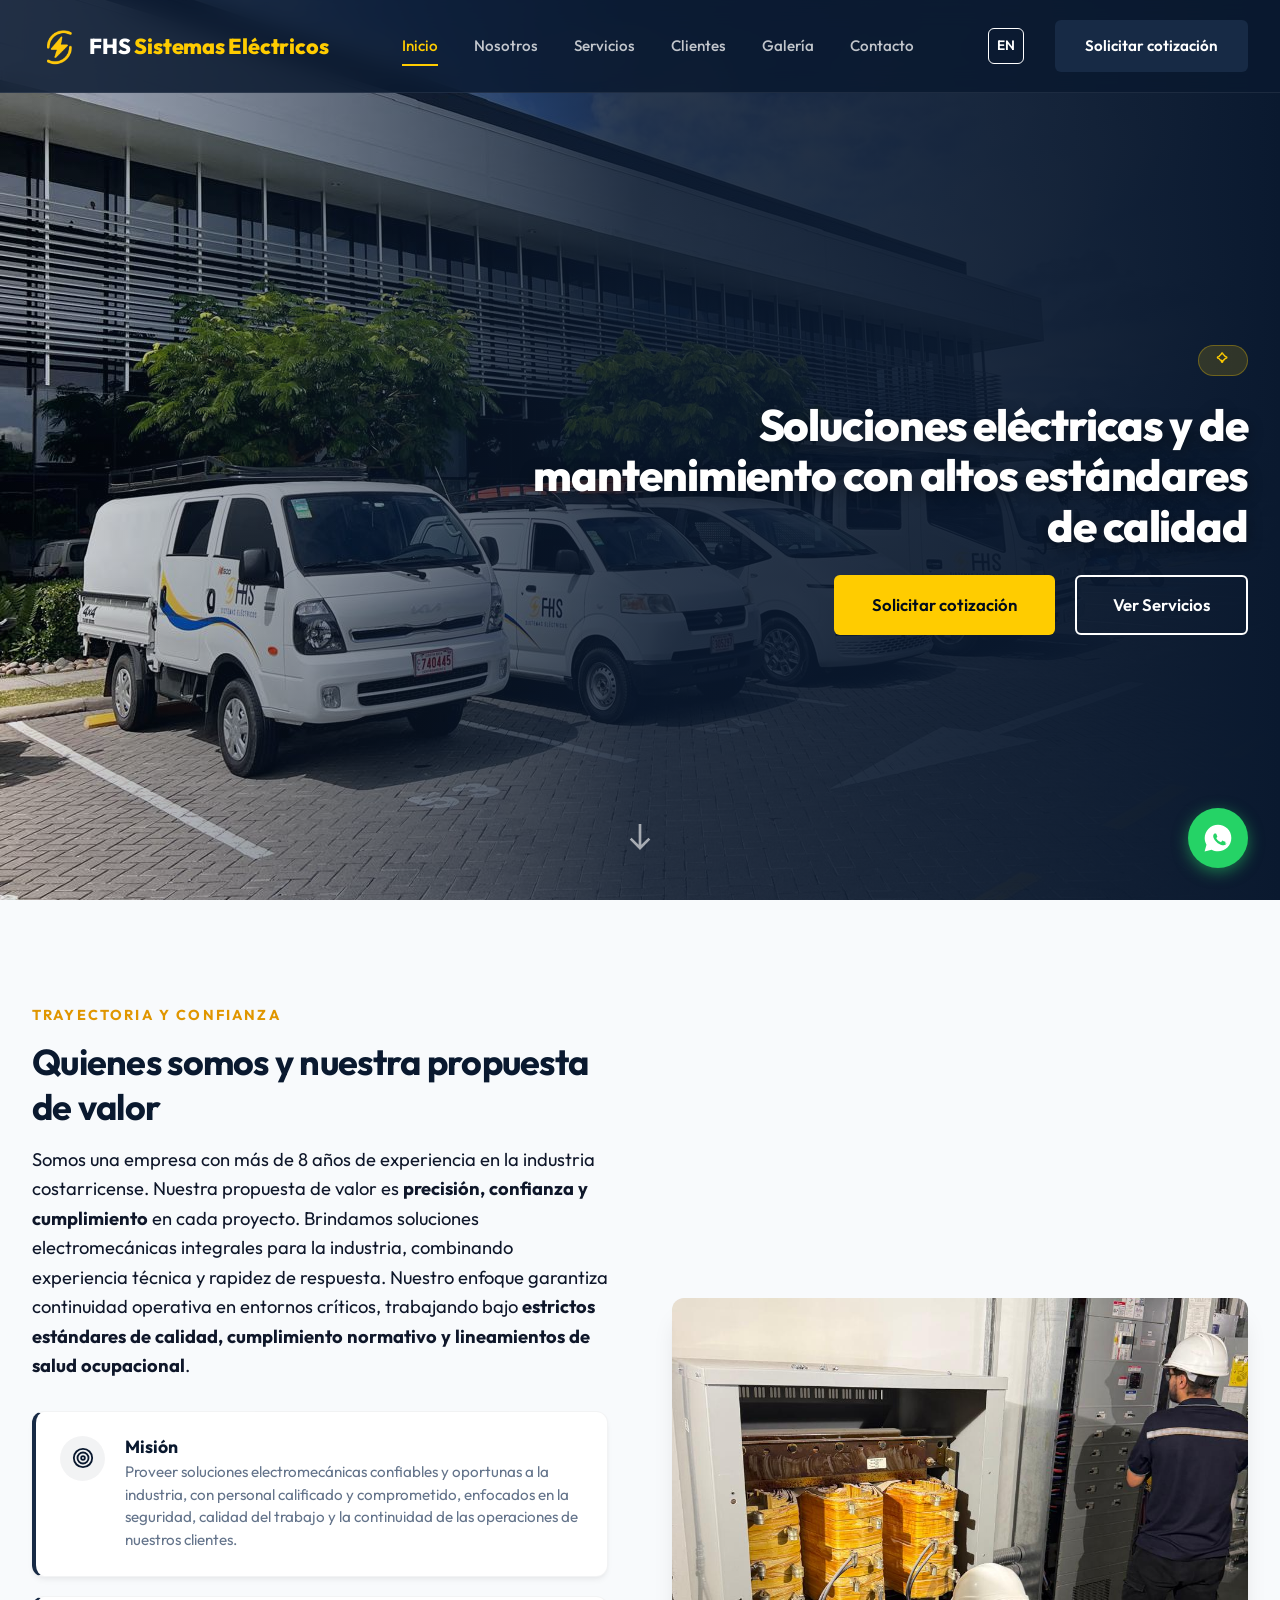
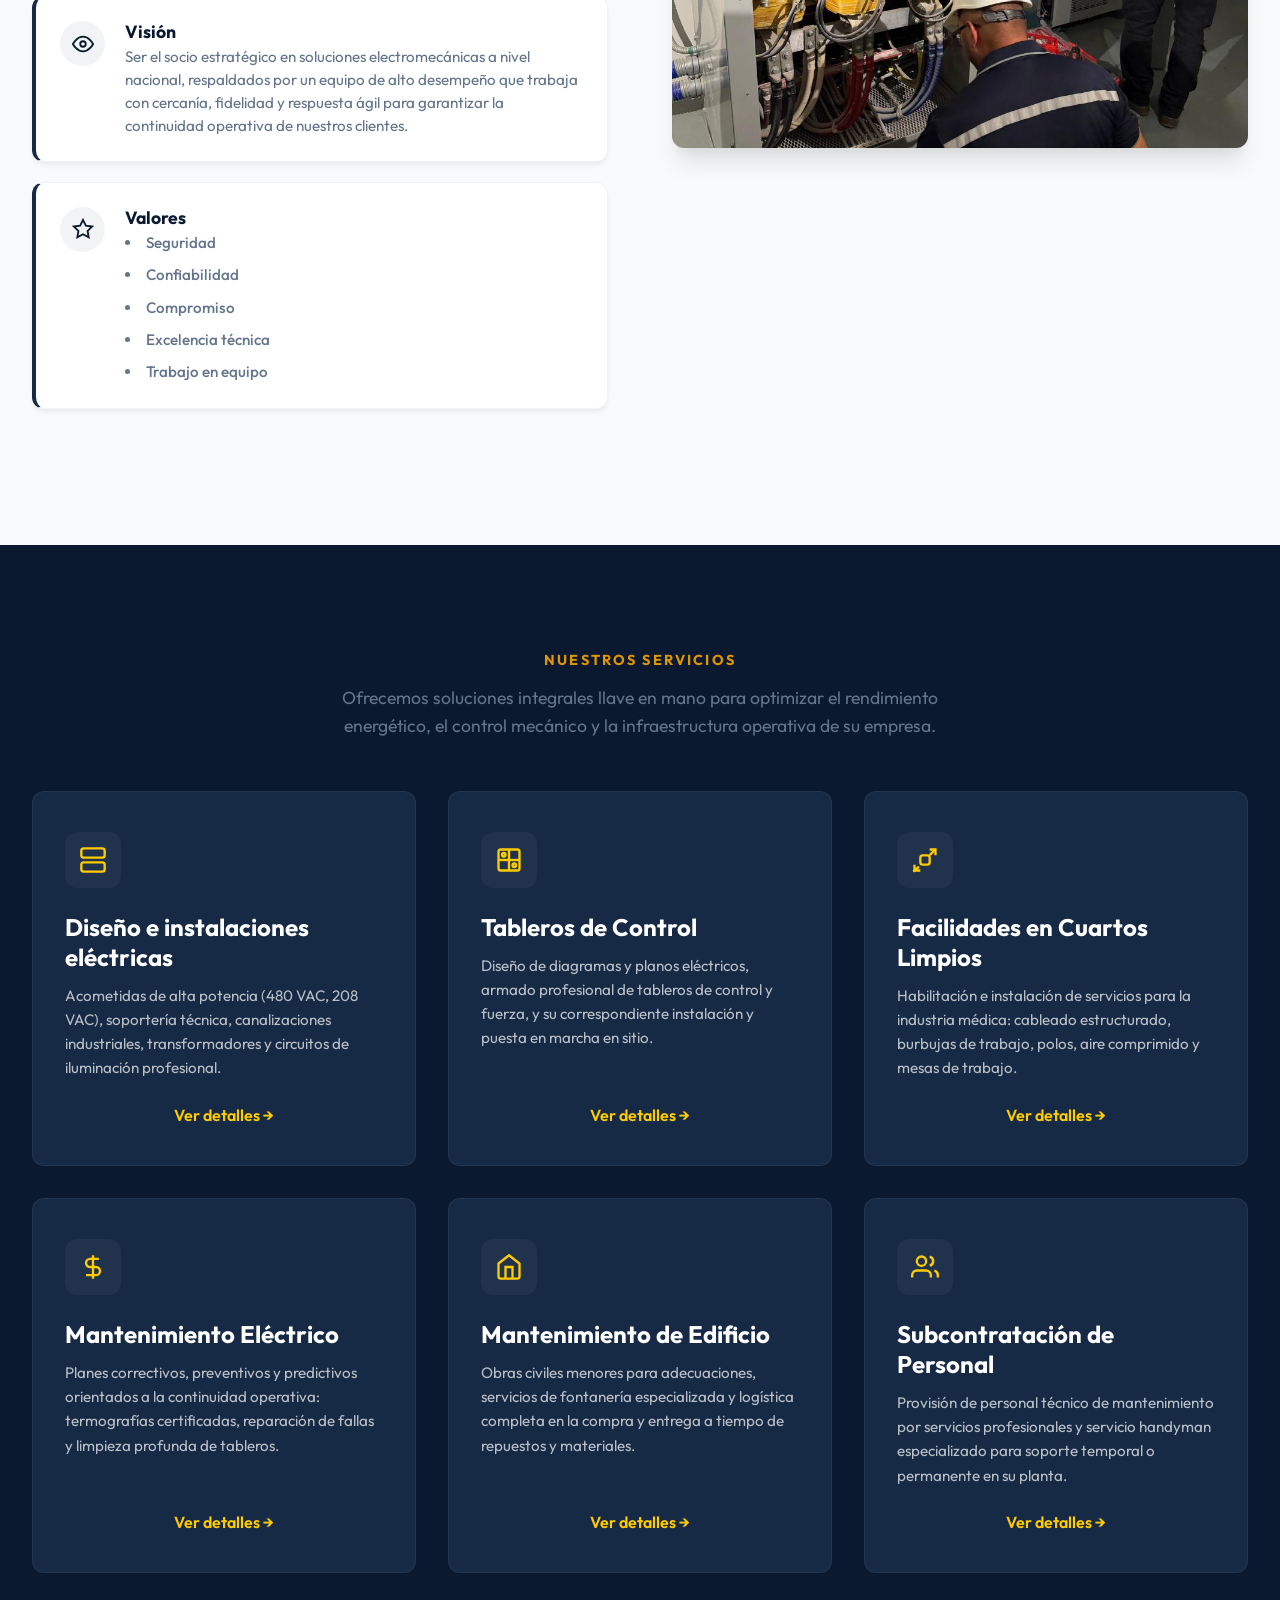
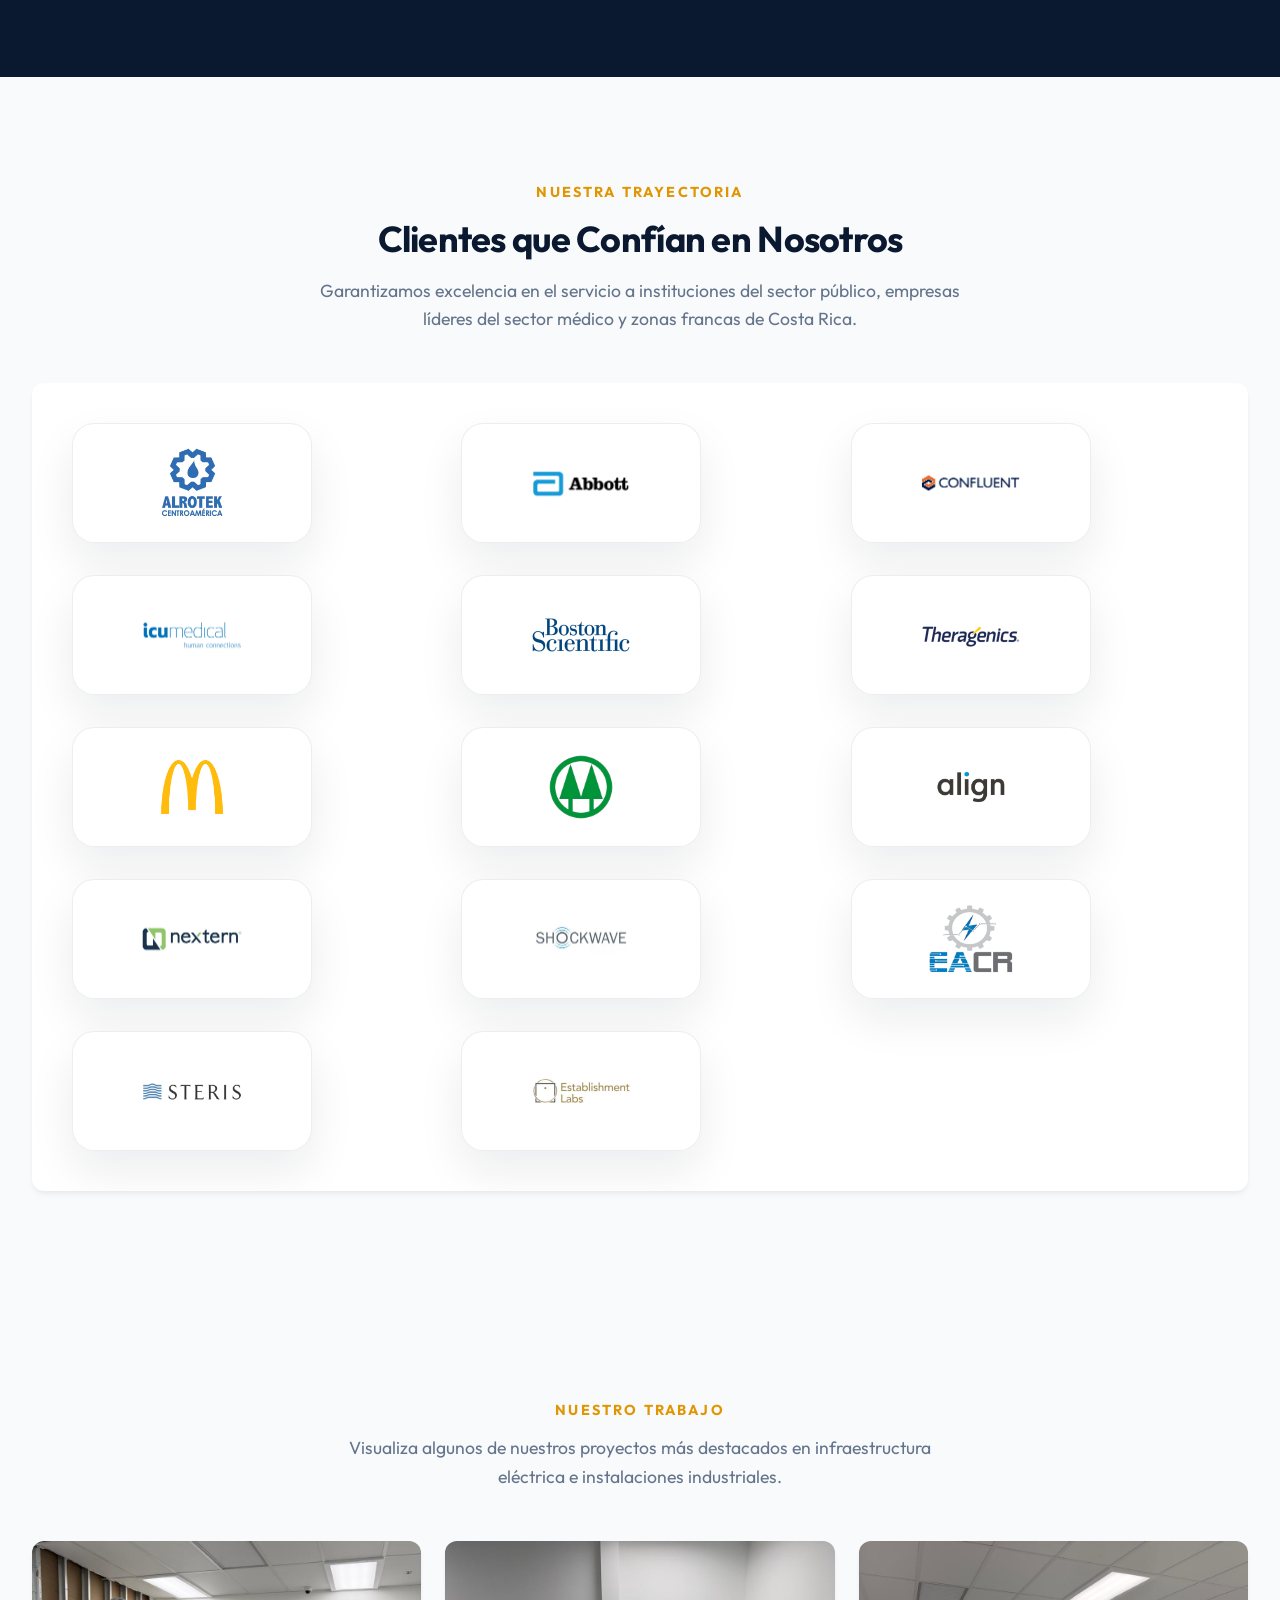
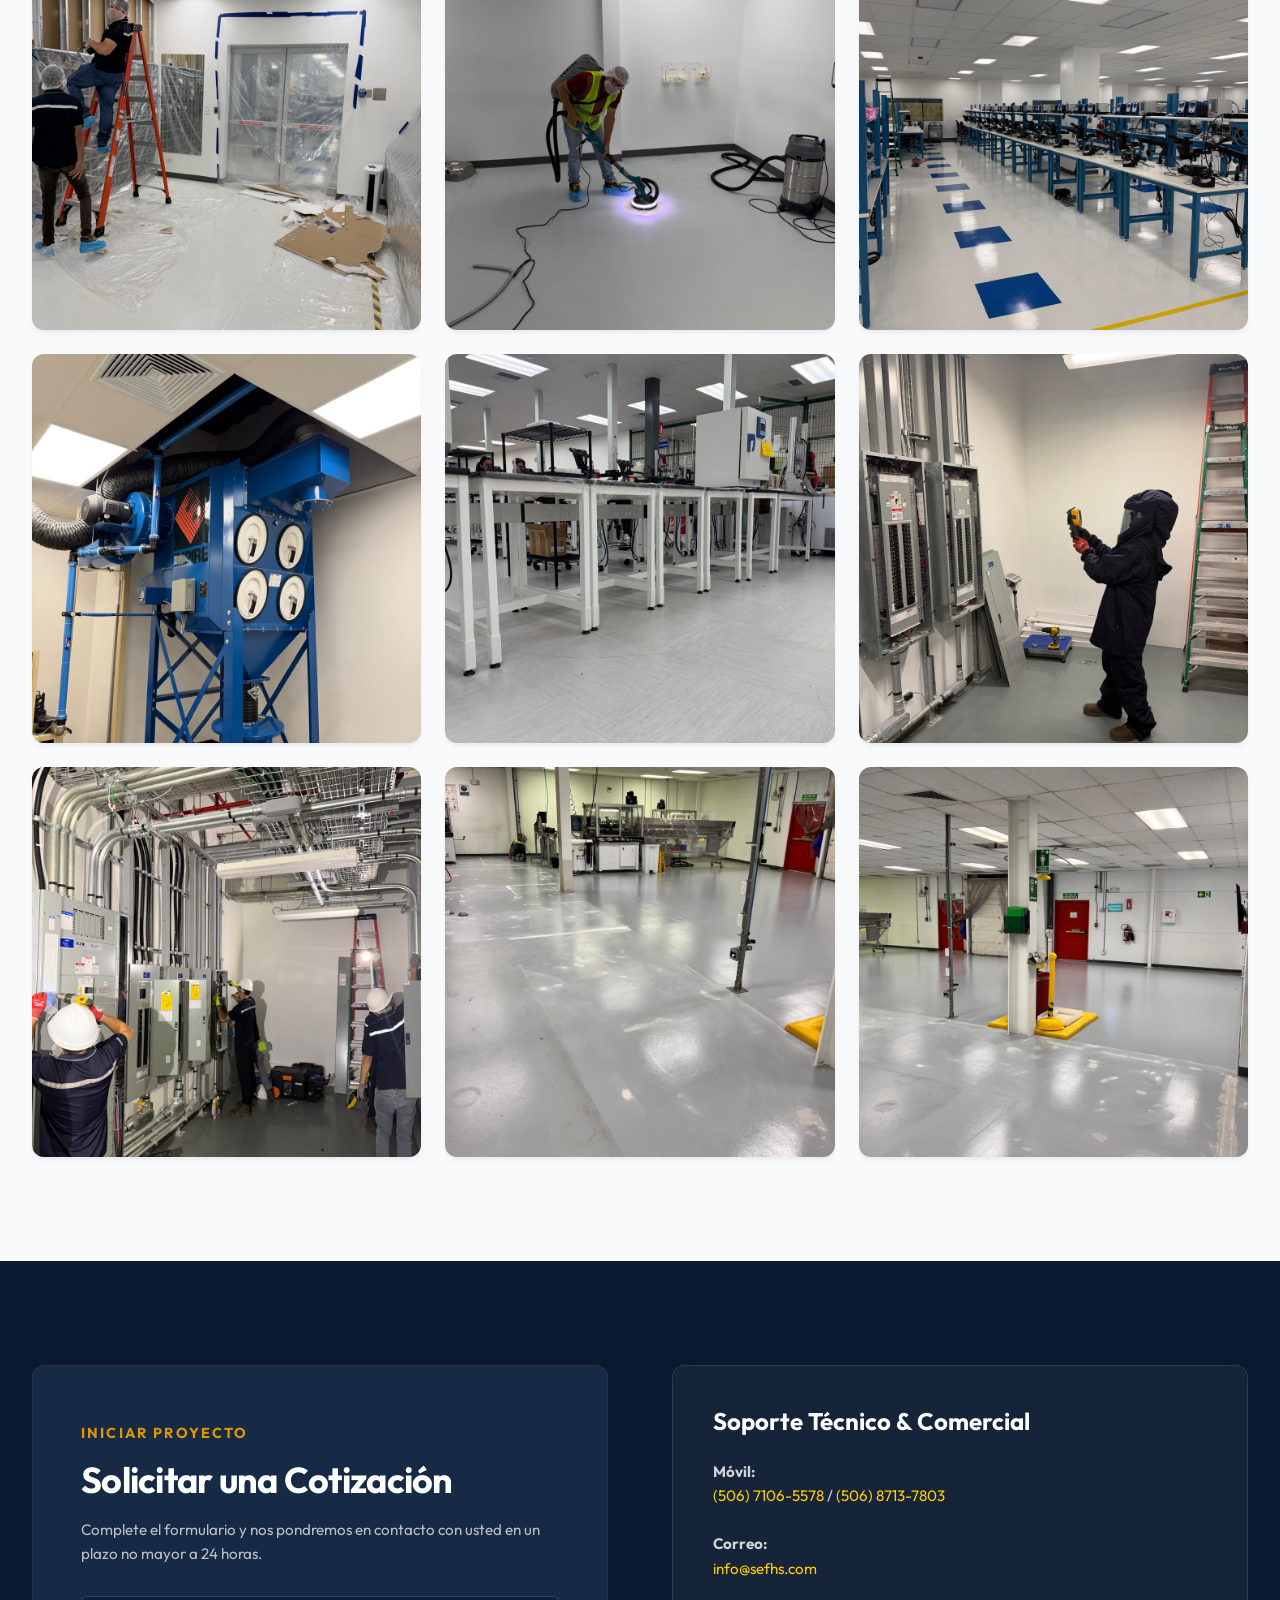
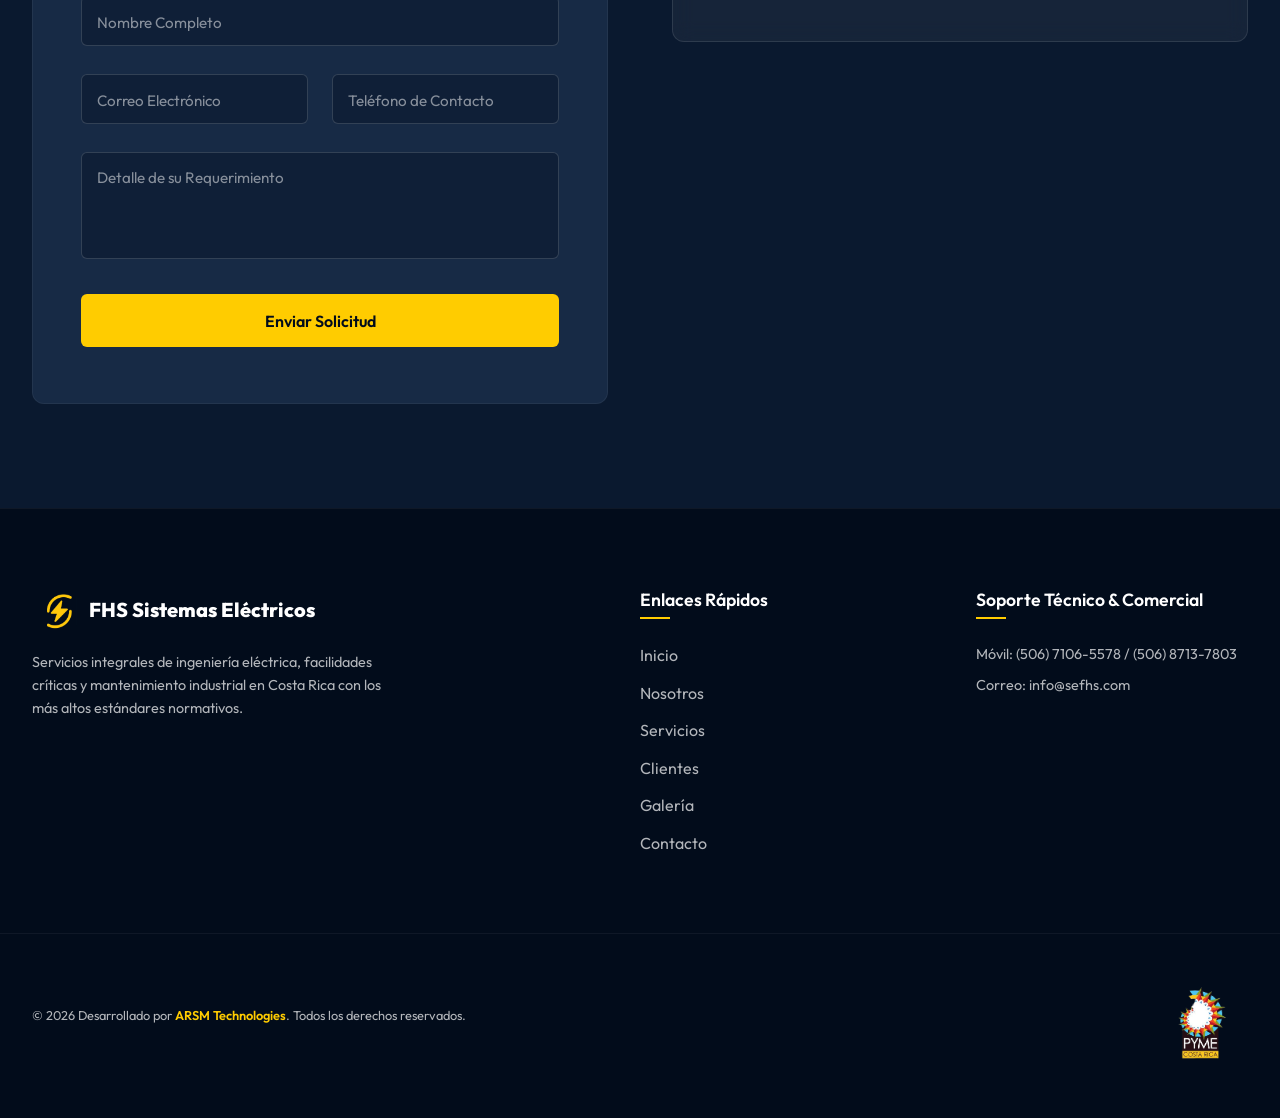
<file: index.html>
<!DOCTYPE html>
<html lang="es">

<head>
<meta charset="UTF-8">
<meta name="viewport" content="width=device-width, initial-scale=1.0">
<link rel="icon" href="logo.png" type="image/png">

<!-- SEO Meta Tags -->
<title>FHS Sistemas Eléctricos | Ingeniería y Mantenimiento Industrial Costa Rica</title>
<meta name="description"
content="Soluciones eléctricas de alta calidad para empresas públicas y privadas en Costa Rica. Cumplimiento estricto del Código Eléctrico NEC 2020, tableros de control y cuartos limpios.">
<meta name="keywords"
content="FHS Sistemas Eléctricos, ingeniería eléctrica Costa Rica, mantenimiento industrial, cuartos limpios médicos, tableros de control, NEC 2020, PYME Costa Rica, Escazú, Arnold Hernández">
<meta name="author" content="FHS Sistemas Eléctricos SRL">
<link rel="canonical" href="https://sefhs.com">

<!-- Open Graph / Facebook -->
<meta property="og:type" content="website">
<meta property="og:url" content="https://sefhs.com">
<meta property="og:title" content="FHS Sistemas Eléctricos | Ingeniería y Mantenimiento Industrial">
<meta property="og:description"
content="Servicios eléctricos profesionales bajo normas NEC 2020, instalaciones industriales, cuartos limpios médicos y mantenimiento preventivo en Costa Rica.">
<meta property="og:image" content="images/hero_cleanroom.png">

<!-- Twitter -->
<meta property="twitter:card" content="summary_large_image">
<meta property="twitter:url" content="https://sefhs.com">
<meta property="twitter:title" content="FHS Sistemas Eléctricos">
<meta property="twitter:description"
content="Ingeniería y mantenimiento eléctrico industrial de alta calidad en Costa Rica. Certificación PYME 68225 y cumplimiento NEC 2020.">
<meta property="twitter:image" content="images/hero_cleanroom.png">

<!-- Google Fonts -->
<link rel="preconnect" href="https://fonts.googleapis.com">
<link rel="preconnect" href="https://fonts.gstatic.com" crossorigin>
<link href="https://fonts.googleapis.com/css2?family=Outfit:wght@300;400;500;600;700;800&display=swap"
rel="stylesheet">

<!-- Custom CSS -->
<link rel="stylesheet" href="styles.css">
</head>

<body>

<!-- Header / Navbar -->
<header class="navbar" id="navbar">
<div class="nav-container">
<a href="#inicio" class="logo-area" aria-label="FHS Inicio">
<img src="logo.png" alt="FHS Sistemas Eléctricos Logo" class="logo-img">
<span class="logo-text">FHS <span class="highlight-text">Sistemas Eléctricos</span></span>
</a>
<nav class="nav-links" id="nav-links" role="navigation" aria-label="Menú principal">
<a href="#inicio" class="nav-link active">Inicio</a>
<a href="#nosotros" class="nav-link">Nosotros</a>
<a href="#servicios" class="nav-link">Servicios</a>
<a href="#clientes" class="nav-link">Clientes</a>
<a href="#galeria" class="nav-link">Galería</a>
<a href="#contacto" class="nav-link">Contacto</a>
</nav>
<div class="nav-cta">
<a href="index-en.html" class="lang-toggle" aria-label="Switch to English">EN</a>
<a href="#contacto" class="btn btn-primary btn-quote">Solicitar cotización</a>
<button class="burger-menu" id="burger-menu" aria-label="Abrir menú de navegación" aria-expanded="false"
aria-controls="nav-links">
<span class="burger-bar"></span>
<span class="burger-bar"></span>
<span class="burger-bar"></span>
</button>
</div>
</div>
</header>

<!-- Main Content -->
<main>

<!-- Hero Section -->
<section id="inicio" class="hero-section"
style="background-image: linear-gradient(to right, rgba(10, 25, 47, 0.1) 0%, rgba(10, 25, 47, 0.85) 50%, rgba(10, 25, 47, 1) 100%), url('images/hero_cleanroom.png'); background-position: left center;">
<div class="container hero-container">
<div class="hero-content fade-in">
<div class="badge-nec">
<svg class="icon-small" viewBox="0 0 24 24" fill="none" stroke="currentColor" stroke-width="2">
<path
d="M9 12l2 2 4-4M7.835 4.697a3.42 3.42 0 001.946-2.906 1.04 1.04 0 011.838 0 3.42 3.42 0 001.946 2.906 1.04 1.04 0 01.762.762 3.42 3.42 0 002.906 1.946 1.04 1.04 0 010 1.838 3.42 3.42 0 00-2.906 1.946 1.04 1.04 0 01-.762.762 3.42 3.42 0 00-1.946 2.906 1.04 1.04 0 01-1.838 0 3.42 3.42 0 00-1.946-2.906 1.04 1.04 0 01-.762-.762 3.42 3.42 0 00-2.906-1.946 1.04 1.04 0 010-1.838 3.42 3.42 0 002.906-1.946 1.04 1.04 0 01.762-.762z" />
</svg>

</div>
<h1>Soluciones eléctricas y de mantenimiento con altos estándares de calidad</h1>

<div class="hero-actions">
<a href="#contacto" class="btn btn-accent btn-large">Solicitar cotización</a>
<a href="#servicios" class="btn btn-outline btn-large">Ver Servicios</a>
</div>
</div>
</div>
<div class="hero-scroll-indicator">
<a href="#nosotros" aria-label="Bajar a sección Nosotros">
<svg class="scroll-arrow" viewBox="0 0 24 24" fill="none" stroke="currentColor" stroke-width="2">
<path d="M19 14l-7 7-7-7M12 21V3" />
</svg>
</a>
</div>
</section>

<!-- Nosotros Section -->
<section id="nosotros" class="section-padding bg-light">
<div class="container">
<div class="grid-2-col align-center">
<div class="nosotros-text fade-in-left">
<span class="section-subtitle">Trayectoria y Confianza</span>
<h2>Quienes somos y nuestra propuesta de valor</h2>
<p class="lead-text">Somos una empresa con más de 8 años de experiencia en la industria costarricense. Nuestra propuesta de valor es <strong>precisión, confianza y cumplimiento</strong> en cada proyecto. Brindamos soluciones electromecánicas integrales para la industria, combinando experiencia técnica y rapidez de respuesta. Nuestro enfoque garantiza continuidad operativa en entornos críticos, trabajando bajo <strong>estrictos estándares de calidad, cumplimiento normativo y lineamientos de salud ocupacional</strong>.</p>

<!-- Misión, Visión y Valores -->
<div class="mvv-container mt-30">
<!-- Misión -->
<div class="mvv-card">
<div class="mvv-icon">
<svg viewBox="0 0 24 24" fill="none" stroke="currentColor" stroke-width="2">
<circle cx="12" cy="12" r="10"></circle>
<circle cx="12" cy="12" r="6"></circle>
<circle cx="12" cy="12" r="2"></circle>
</svg>
</div>
<div class="mvv-content">
<h3>Misión</h3>
<p>Proveer soluciones electromecánicas confiables y oportunas a la industria, con personal calificado y comprometido, enfocados en la seguridad, calidad del trabajo y la continuidad de las operaciones de nuestros clientes.</p>
</div>
</div>
<!-- Visión -->
<div class="mvv-card">
<div class="mvv-icon">
<svg viewBox="0 0 24 24" fill="none" stroke="currentColor" stroke-width="2">
<path d="M1 12s4-8 11-8 11 8 11 8-4 8-11 8-11-8-11-8z"></path>
<circle cx="12" cy="12" r="3"></circle>
</svg>
</div>
<div class="mvv-content">
<h3>Visión</h3>
<p>Ser el socio estratégico en soluciones electromecánicas a nivel nacional, respaldados por un equipo de alto desempeño que trabaja con cercanía, fidelidad y respuesta ágil para garantizar la continuidad operativa de nuestros clientes.</p>
</div>
</div>

<!-- Valores -->
<div class="mvv-card">
<div class="mvv-icon">
<svg viewBox="0 0 24 24" fill="none" stroke="currentColor" stroke-width="2">
<polygon points="12 2 15.09 8.26 22 9.27 17 14.14 18.18 21.02 12 17.77 5.82 21.02 7 14.14 2 9.27 8.91 8.26 12 2"></polygon>
</svg>
</div>
<div class="mvv-content">
<h3>Valores</h3>
<ul class="mvv-values-list">
<li>Seguridad</li>
<li>Confiabilidad</li>
<li>Compromiso</li>
<li>Excelencia técnica</li>
<li>Trabajo en equipo</li>
</ul>
</div>
</div>
</div>
</div>

<div class="nosotros-graphic fade-in-right">
<div class="graphic-wrapper">
<img src="images/thermal_inspection.png" alt="Ingeniería y mantenimiento eléctrico FHS"
class="main-graphic-img">
</div>
</div>
</div>
</div>
</section>

<!-- Servicios Section -->
<section id="servicios" class="section-padding bg-dark text-white">
<div class="container">
<div class="section-header text-center">
<span class="section-subtitle highlight-text">Nuestros Servicios</span>
<p class="section-desc">Ofrecemos soluciones integrales llave en mano para optimizar el rendimiento
energético, el control mecánico y la infraestructura operativa de su empresa.</p>
</div>

<div class="grid-3-col grid-responsive mt-50">
<!-- Servicio 1 -->
<div class="service-card fade-in-up">
<div class="service-icon">
<svg viewBox="0 0 24 24" fill="none" stroke="currentColor" stroke-width="2">
<rect x="2" y="2" width="20" height="8" rx="2" ry="2" />
<rect x="2" y="14" width="20" height="8" rx="2" ry="2" />
<line x1="6" y1="6" x2="6.01" y2="6" />
<line x1="6" y1="18" x2="6.01" y2="18" />
</svg>
</div>
<h3>Diseño e instalaciones eléctricas</h3>
<p>Acometidas de alta potencia (480 VAC, 208 VAC), soportería técnica, canalizaciones
industriales, transformadores y circuitos de iluminación profesional.</p>
<button class="btn btn-text open-modal" data-modal="modal-instalaciones">Ver detalles
&rarr;</button>
</div>

<!-- Servicio 2 -->
<div class="service-card fade-in-up" data-delay="100">
<div class="service-icon">
<svg viewBox="0 0 24 24" fill="none" stroke="currentColor" stroke-width="2">
<rect x="3" y="3" width="18" height="18" rx="2" />
<path d="M21 12H3" />
<path d="M12 3v18" />
<circle cx="7.5" cy="7.5" r="1.5" />
<circle cx="16.5" cy="16.5" r="1.5" />
</svg>
</div>
<h3>Tableros de Control</h3>
<p>Diseño de diagramas y planos eléctricos, armado profesional de tableros de control y fuerza,
y su correspondiente instalación y puesta en marcha en sitio.</p>
<button class="btn btn-text open-modal" data-modal="modal-tableros">Ver detalles &rarr;</button>
</div>

<!-- Servicio 3 -->
<div class="service-card fade-in-up" data-delay="200">
<div class="service-icon">
<svg viewBox="0 0 24 24" fill="none" stroke="currentColor" stroke-width="2">
<path d="M20.38 3.46L16 7.84M2 22l4.84-4.38" />
<path d="M16 3H21v5M8 21H3v-5" />
<rect x="8" y="8" width="8" height="8" rx="2" />
</svg>
</div>
<h3>Facilidades en Cuartos Limpios</h3>
<p>Habilitación e instalación de servicios para la industria médica: cableado estructurado,
burbujas de trabajo, polos, aire comprimido y mesas de trabajo.</p>
<button class="btn btn-text open-modal" data-modal="modal-cuartos-limpios">Ver detalles
&rarr;</button>
</div>

<!-- Servicio 4 -->
<div class="service-card fade-in-up">
<div class="service-icon">
<svg viewBox="0 0 24 24" fill="none" stroke="currentColor" stroke-width="2">
<path d="M12 2v20M17 5H9.5a3.5 3.5 0 0 0 0 7h5a3.5 3.5 0 0 1 0 7H6" />
</svg>
</div>
<h3>Mantenimiento Eléctrico</h3>
<p>Planes correctivos, preventivos y predictivos orientados a la continuidad operativa:
termografías certificadas, reparación de fallas y limpieza profunda de tableros.</p>
<button class="btn btn-text open-modal" data-modal="modal-mantenimiento">Ver detalles
&rarr;</button>
</div>

<!-- Servicio 5 -->
<div class="service-card fade-in-up" data-delay="100">
<div class="service-icon">
<svg viewBox="0 0 24 24" fill="none" stroke="currentColor" stroke-width="2">
<path d="M3 9l9-7 9 7v11a2 2 0 0 1-2 2H5a2 2 0 0 1-2-2z" />
<polyline points="9 22 9 12 15 12 15 22" />
</svg>
</div>
<h3>Mantenimiento de Edificio</h3>
<p>Obras civiles menores para adecuaciones, servicios de fontanería especializada y logística
completa en la compra y entrega a tiempo de repuestos y materiales.</p>
<button class="btn btn-text open-modal" data-modal="modal-edificio">Ver detalles &rarr;</button>
</div>

<!-- Servicio 6 -->
<div class="service-card fade-in-up" data-delay="200">
<div class="service-icon">
<svg viewBox="0 0 24 24" fill="none" stroke="currentColor" stroke-width="2">
<path d="M17 21v-2a4 4 0 0 0-4-4H5a4 4 0 0 0-4 4v2" />
<circle cx="9" cy="7" r="4" />
<path d="M23 21v-2a4 4 0 0 0-3-3.87" />
<path d="M16 3.13a4 4 0 0 1 0 7.75" />
</svg>
</div>
<h3>Subcontratación de Personal</h3>
<p>Provisión de personal técnico de mantenimiento por servicios profesionales y servicio
handyman especializado para soporte temporal o permanente en su planta.</p>
<button class="btn btn-text open-modal" data-modal="modal-personal">Ver detalles &rarr;</button>
</div>

</div>
</div>
</section>

<!-- Clientes Section -->
<section id="clientes" class="section-padding bg-light">
<div class="container">
<div class="section-header text-center">
<span class="section-subtitle">Nuestra Trayectoria</span>
<h2>Clientes que Confían en Nosotros</h2>
<p class="section-desc">Garantizamos excelencia en el servicio a instituciones del sector público,
empresas líderes del sector médico y zonas francas de Costa Rica.</p>
</div>

<!-- Carousel 1: Sector Médico / Zonas Francas -->
<div class="carousel-wrapper mt-50">
<div class="logo-carousel" id="medico-carousel">
<div class="carousel-track">
<!-- Lista Original (sin CooperVision) + Nuevos clientes -->
<div class="client-logo-card"><span>Establishment Labs</span></div>
<div class="client-logo-card">
<img src="images/logo-Alrotek.png" alt="Logo Alrotek" class="client-logo-img">
<span>Alrotek</span>
</div>
<div class="client-logo-card">
<img src="images/logo-abbott.png" alt="Logo Abbott" class="client-logo-img">
<span>Abbott</span>
</div>
<div class="client-logo-card">
<img src="images/logo-confluent.png" alt="Logo Confluent" class="client-logo-img">
<span>Confluent</span>
</div>
<div class="client-logo-card">
<img src="images/logo-icu-medical.png" alt="Logo ICU Medical" class="client-logo-img">
<span>ICU Medical</span>
</div>
<div class="client-logo-card">
<img src="images/logo-boston-scientific.png" alt="Logo Boston Scientific" class="client-logo-img">
<span>Boston Scientific</span>
</div>
<div class="client-logo-card">
<img src="images/logo-theragenics.png" alt="Logo Theragenics" class="client-logo-img">
<span>Theragenics</span>
</div>
<div class="client-logo-card">
<img src="images/logo-arcos-dorados.png" alt="Logo Arcos Dorados" class="client-logo-img">
<span>Arcos Dorados</span>
</div>
<div class="client-logo-card">
<img src="images/logo-dospinos.png" alt="Logo Dos Pinos" class="client-logo-img">
<span>Dos Pinos</span>
</div>
<div class="client-logo-card">
<img src="images/logo-align.png" alt="Logo Align" class="client-logo-img">
<span>Align</span>
</div>
<div class="client-logo-card"><span>Steris</span></div>
<div class="client-logo-card"><span>Alrotek</span></div>
<div class="client-logo-card"><span>Align Technology</span></div>
<div class="client-logo-card">
<img src="images/logo-Nextern.png" alt="Logo Nextern" class="client-logo-img">
<span>Nextern</span>
</div>
<div class="client-logo-card">
<img src="images/logo-shockwave.png" alt="Logo Shockwave" class="client-logo-img">
<span>Shockwave</span>
</div>
<div class="client-logo-card">
<img src="images/logo-eacr.png" alt="Logo EACR" class="client-logo-img">
<span>EACR</span>
</div>
<div class="client-logo-card">
<img src="images/logo-steris.png" alt="Logo Steris" class="client-logo-img">
<span>Steris</span>
</div>
<div class="client-logo-card">
<img src="images/logo-establishment.png" alt="Logo Establishment Labs" class="client-logo-img">
<span>Establishment Labs</span>
</div>

</div>
</section>

<!-- Galería Section -->
<section id="galeria" class="section-padding bg-light">
<div class="container">
<div class="section-header text-center">
<span class="section-subtitle">Nuestro Trabajo</span>
<p class="section-desc">Visualiza algunos de nuestros proyectos más destacados en infraestructura eléctrica e instalaciones industriales.</p>
</div>

<div class="gallery-grid mt-50">
<div class="gallery-item">
<img src="images/gal1.png" alt="Proyecto 1" class="gallery-img">
</div>
<div class="gallery-item">
<img src="images/gal2.png" alt="Proyecto 2" class="gallery-img">
</div>
<div class="gallery-item">
<img src="images/gal3.png" alt="Proyecto 3" class="gallery-img">
</div>
<div class="gallery-item">
<img src="images/gal4.png" alt="Proyecto 4" class="gallery-img">
</div>
<div class="gallery-item">
<img src="images/gal5.png" alt="Proyecto 5" class="gallery-img">
</div>
<div class="gallery-item">
<img src="images/gal6.png" alt="Proyecto 6" class="gallery-img">
</div>
<div class="gallery-item">
<img src="images/gal7.png" alt="Proyecto 7" class="gallery-img">
</div>
<div class="gallery-item">
<img src="images/gal8.png" alt="Proyecto 8" class="gallery-img">
</div>
<div class="gallery-item">
<img src="images/gal9.png" alt="Proyecto 9" class="gallery-img">
</div>
</div>
</div>
</section>

<!-- Contacto Section -->
<section id="contacto" class="section-padding bg-dark text-white">
<div class="container">
<div class="grid-2-col">
<!-- Formulario de Contacto -->
<div class="contacto-form-wrapper">
<span class="section-subtitle highlight-text">Iniciar Proyecto</span>
<h2>Solicitar una Cotización</h2>
<p class="form-instructions">Complete el formulario y nos pondremos en contacto con usted en un
plazo no mayor a 24 horas.</p>

<form id="contact-form" class="mt-30" novalidate>
<div class="form-group">
<input type="text" id="name" name="name" required placeholder=" ">
<label for="name">Nombre Completo</label>
<span class="error-msg" id="name-error">El nombre es requerido</span>
</div>
<div class="form-row">
<div class="form-group">
<input type="email" id="email" name="email" required placeholder=" ">
<label for="email">Correo Electrónico</label>
<span class="error-msg" id="email-error">Ingrese un correo válido</span>
</div>
<div class="form-group">
<input type="tel" id="phone" name="phone" required placeholder=" ">
<label for="phone">Teléfono de Contacto</label>
<span class="error-msg" id="phone-error">El teléfono es requerido</span>
</div>
</div>
<div class="form-group">
<textarea id="message" name="message" rows="4" required placeholder=" "></textarea>
<label for="message">Detalle de su Requerimiento</label>
<span class="error-msg" id="message-error">Por favor describa lo que necesita</span>
</div>
<button type="submit" class="btn btn-accent btn-large w-100" id="submit-btn">
<span class="btn-text">Enviar Solicitud</span>
<span class="spinner" id="form-spinner"></span>
</button>
<div class="form-success-alert" id="form-success">
<svg class="alert-icon" viewBox="0 0 24 24" fill="none" stroke="currentColor"
stroke-width="2">
<polyline points="20 6 9 17 4 12" />
</svg>
<div>
<h4>¡Solicitud Enviada con Éxito!</h4>
<p>Su solicitud ha sido registrada. Arnold Hernández se pondrá en contacto pronto.
</p>
</div>
</div>
</form>
</div>

<!-- Datos de Contacto Directo y Ubicación -->
<div class="contacto-info-wrapper">
<div class="contact-info-box">
<h3>Soporte Técnico & Comercial</h3>
<p class="mt-20">
<strong>Móvil:</strong><br>
<a href="tel:+50671065578">(506) 7106-5578</a> / <a href="tel:+50687137803">(506) 8713-7803</a>
</p>
<p class="mt-15">
<strong>Correo:</strong><br>
<a href="mailto:info@sefhs.com">info@sefhs.com</a>
</p>
</div>
</div>
</div>
</div>
</section>

</main>

<!-- Footer -->
<footer class="main-footer">
<div class="container footer-grid">
<div class="footer-col brand-col">
<div class="footer-logo">
<img src="logo.png" alt="FHS Sistemas Eléctricos" class="logo-img">
<span>FHS Sistemas Eléctricos</span>
</div>
<p>Servicios integrales de ingeniería eléctrica, facilidades críticas y mantenimiento industrial en
Costa Rica con los más altos estándares normativos.</p>
<div class="legal-badge mt-20">
</div>
</div>

<div class="footer-col links-col">
<h4>Enlaces Rápidos</h4>
<ul>
<li><a href="#inicio">Inicio</a></li>
<li><a href="#nosotros">Nosotros</a></li>
<li><a href="#servicios">Servicios</a></li>
<li><a href="#clientes">Clientes</a></li>
<li><a href="#galeria">Galería</a></li>
<li><a href="#contacto">Contacto</a></li>
</ul>
</div>

<div class="footer-col contact-col">
<h4>Soporte Técnico & Comercial</h4>
<p class="mt-10">Móvil: <a href="tel:+50671065578">(506) 7106-5578</a> / <a href="tel:+50687137803">(506) 8713-7803</a></p>
<p>Correo: <a href="mailto:info@sefhs.com">info@sefhs.com</a></p>
</div>
</div>
<div class="footer-bottom">
<div class="container footer-bottom-flex">
<p>&copy; 2026 Desarrollado por <a href="https://www.arsmtech.com/" target="_blank"
rel="noopener noreferrer" class="dev-link">ARSM Technologies</a>. Todos los derechos reservados.
</p>
<!-- Logo de cumplimiento -->
<img src="images/logo-pyme.png" alt="Cumplimiento NEC 2020" class="compliance-logo">
</div>
</div>
</footer>

<!-- Floating WhatsApp Button -->
<a href="https://wa.me/50687137803?text=Hola,%20me%20gustar%C3%ADa%20solicitar%20una%20cotizaci%C3%B3n%20para%20servicios%20el%C3%A9ctricos."
class="whatsapp-float-btn" id="whatsapp-btn" target="_blank" rel="noopener noreferrer"
aria-label="Abrir chat de soporte en WhatsApp">
<svg class="whatsapp-icon" viewBox="0 0 24 24" fill="currentColor">
<path
d="M12.012 2c-5.506 0-9.988 4.482-9.988 9.988 0 1.761.46 3.473 1.336 4.987l-1.42 5.187 5.308-1.393c1.458.795 3.093 1.213 4.757 1.214h.004c5.505 0 9.987-4.482 9.987-9.989.001-2.66-1.034-5.159-2.919-7.046C17.19 3.033 14.697 2 12.012 2zm6.398 13.91c-.279.789-1.392 1.458-1.921 1.547-.48.082-.968.112-2.923-.655-2.502-.98-4.116-3.535-4.241-3.702-.125-.167-.92-1.223-.92-2.333 0-1.11.58-1.655.787-1.875.207-.221.453-.277.604-.277.151 0 .303.001.434.007.139.006.326-.053.511.395.19.462.651 1.587.708 1.702.057.115.094.248.019.398-.076.15-.113.244-.226.376-.113.132-.236.294-.339.395-.113.11-.231.23-.099.458.132.227.587.968 1.26 1.567.868.774 1.599 1.013 1.825 1.126.227.113.359.096.491-.057.132-.153.567-.66.718-.886.151-.226.302-.189.51-.113.208.076 1.32.622 1.547.735.227.113.377.169.434.267.057.098.057.567-.222 1.356z" />
</svg>
<span class="whatsapp-tooltip">¿En qué podemos ayudarte?</span>
</a>

<!-- Modals definitions -->

<!-- Modal 1: Instalaciones Eléctricas -->
<div id="modal-instalaciones" class="modal" role="dialog" aria-modal="true" aria-labelledby="title-modal-1">
<div class="modal-content">
<button class="modal-close" aria-label="Cerrar modal">&times;</button>
<div class="modal-header">
<div class="modal-header-icon">
<svg viewBox="0 0 24 24" fill="none" stroke="currentColor" stroke-width="2">
<rect x="2" y="2" width="20" height="8" rx="2" ry="2" />
<rect x="2" y="14" width="20" height="8" rx="2" ry="2" />
</svg>
</div>
<h3 id="title-modal-1">Diseño e instalaciones eléctricas</h3>
</div>
<div class="modal-body">
<p class="modal-lead">Desarrollamos montajes y cableado para todo tipo de proyectos de infraestructura
eléctrica, asegurando eficiencia energética y cumplimiento total con el NEC 2020.</p>
<h4 class="mt-20">Alcance Técnico del Servicio:</h4>
<ul class="modal-list">
<li><strong>Soportería y Canalización:</strong> Instalación de bandejas portacables (caballetes),
tubería EMT/IMC/RMC y sistemas de ductos metálicos.</li>
<li><strong>Diseño de instalaciones eléctricas y tramitología:</strong> Diseño de instalaciones eléctricas y tramitología con CFIA y municipalidades.</li>
<li><strong>Acometidas Eléctricas:</strong> Instalación y configuración de acometidas en 480 VAC,
208 VAC, 120 VAC y otros niveles de tensión específicos.</li>
<li><strong>Tableros y Transformadores:</strong> Instalación, anclaje y cableado de tableros de
distribución general (sub-paneles) y transformadores secos o en aceite.</li>
<li><strong>Circuitos de Iluminación:</strong> Instalación de sistemas de iluminación comercial e
industrial con tecnología LED de alta eficiencia.</li>
<li><strong>Motores y Bombas de Agua:</strong> Conexión, parametrización y mantenimiento de motores
eléctricos industriales y sistemas de bombeo de agua.</li>
<li><strong>Detección de Monóxido de Carbono (CO):</strong> Diseño e instalación de sistemas de
seguridad para detección de CO en parqueos y recintos cerrados.</li>
</ul>
</div>
<div class="modal-footer">
<a href="#contacto" class="btn btn-accent close-modal-action">Solicitar este Servicio</a>
</div>
</div>
</div>

<!-- Modal 2: Tableros de Control -->
<div id="modal-tableros" class="modal" role="dialog" aria-modal="true" aria-labelledby="title-modal-2">
<div class="modal-content">
<button class="modal-close" aria-label="Cerrar modal">&times;</button>
<div class="modal-header">
<div class="modal-header-icon">
<svg viewBox="0 0 24 24" fill="none" stroke="currentColor" stroke-width="2">
<rect x="3" y="3" width="18" height="18" rx="2" />
<path d="M21 12H3" />
<path d="M12 3v18" />
</svg>
</div>
<h3 id="title-modal-2">Diseño y Armado de Tableros de Control</h3>
</div>
<div class="modal-body">
<p class="modal-lead">Automatizamos y controlamos sus procesos industriales mediante el diseño y
ensamble de tableros eléctricos de alta precisión a la medida de sus necesidades.</p>
<h4 class="mt-20">Alcance Técnico del Servicio:</h4>
<ul class="modal-list">
<li><strong>Diseño de Planos Eléctricos:</strong> Elaboración de diagramas unifilares, multifilares,
esquemas de mando y control utilizando software CAD de ingeniería.</li>
<li><strong>Armado de Tableros:</strong> Distribución física, montaje y cableado de componentes en
gabinete (contactores, relés térmicos, PLC, variadores de frecuencia, fusibles y protecciones).
</li>
<li><strong>Marcación y Rotulación Normalizada:</strong> Identificación clara de cables y
componentes mediante etiquetas industriales duraderas, facilitando el mantenimiento futuro.</li>
<li><strong>Pruebas en Taller (FAT):</strong> Pruebas operativas exhaustivas previas al despacho
para garantizar el correcto funcionamiento lógico y eléctrico.</li>
<li><strong>Instalación y Puesta en Marcha:</strong> Anclaje físico en planta, conexionado de campo,
pruebas operativas en sitio (SAT) y entrega técnica.</li>
</ul>
</div>
<div class="modal-footer">
<a href="#contacto" class="btn btn-accent close-modal-action">Solicitar este Servicio</a>
</div>
</div>
</div>

<!-- Modal 3: Facilidades en Cuartos Limpios -->
<div id="modal-cuartos-limpios" class="modal" role="dialog" aria-modal="true" aria-labelledby="title-modal-3">
<div class="modal-content">
<button class="modal-close" aria-label="Cerrar modal">&times;</button>
<div class="modal-header">
<div class="modal-header-icon">
<svg viewBox="0 0 24 24" fill="none" stroke="currentColor" stroke-width="2">
<rect x="8" y="8" width="8" height="8" rx="2" />
</svg>
</div>
<h3 id="title-modal-3">Facilidades en Cuartos Limpios</h3>
</div>
<div class="modal-body">
<p class="modal-lead">Adecuamos espacios críticos de manufactura en la industria médica y electrónica,
cumpliendo con las normas de esterilidad y orden que su planta requiere.</p>
<h4 class="mt-20">Alcance Técnico del Servicio:</h4>
<ul class="modal-list">
<li><strong>Cableado Estructurado:</strong> Redes de datos (Cat6/Cat6A), canalizaciones limpias de
telecomunicaciones y peinado profesional en rack.</li>
<li><strong>Montaje estructural e instalación de burbujas:</strong> Montaje estructural e instalación de burbujas para el aislamiento de zonas específicas dentro de cuartos limpios.</li>
<li><strong>Instalación de polos:</strong> Fabricación de polos de aluminio, a la medida, para instalación de facilidades eléctricas, neumáticas, gases especiales y redes.</li>
<li><strong>Aire Comprimido:</strong> Tuberías neumáticas especializadas de
aluminio con acoples rápidos para herramientas neumáticas en estaciones de trabajo.</li>
<li><strong>Acondicionamiento de Mesas de Trabajo:</strong> Instalación de regletas eléctricas
integradas, iluminación localizada y soporte ergonómico para estaciones médicas.</li>
</ul>
</div>
<div class="modal-footer">
<a href="#contacto" class="btn btn-accent close-modal-action">Solicitar este Servicio</a>
</div>
</div>
</div>

<!-- Modal 4: Mantenimiento Eléctrico -->
<div id="modal-mantenimiento" class="modal" role="dialog" aria-modal="true" aria-labelledby="title-modal-4">
<div class="modal-content">
<button class="modal-close" aria-label="Cerrar modal">&times;</button>
<div class="modal-header">
<div class="modal-header-icon">
<svg viewBox="0 0 24 24" fill="none" stroke="currentColor" stroke-width="2">
<path d="M12 2v20M17 5H9.5a3.5 3.5 0 0 0 0 7h5a3.5 3.5 0 0 1 0 7H6" />
</svg>
</div>
<h3 id="title-modal-4">Mantenimiento Eléctrico</h3>
</div>
<div class="modal-body">
<p class="modal-lead">Prevenimos paros inesperados en su producción mediante rutinas de diagnóstico y
mantenimiento predictivo y preventivo de alta ingeniería.</p>
<h4 class="mt-20">Alcance Técnico del Servicio:</h4>
<ul class="modal-list">
<li><strong>Inspección Termográfica:</strong> Identificación de puntos calientes y falsos contactos
en tableros de distribución mediante cámaras térmicas, emitiendo reporte detallado.</li>
<li><strong>Mantenimiento Preventivo:</strong> Apriete y torque de terminales con llaves
dinamométricas, limpieza interna de gabinetes mediante aspiración/solventes dieléctricos.</li>
<li><strong>Servicio Correctivo 24/7:</strong> Diagnóstico y reparación de fallas eléctricas de
emergencia, reemplazo de contactores defectuosos, interruptores y cableados quemados.</li>
<li><strong>Mediciones Eléctricas:</strong> Registro de parámetros de carga (corriente, voltaje,
desbalance de fases) para verificar el estado de la instalación.</li>
</ul>
</div>
<div class="modal-footer">
<a href="#contacto" class="btn btn-accent close-modal-action">Solicitar este Servicio</a>
</div>
</div>
</div>

<!-- Modal 5: Mantenimiento de Edificio -->
<div id="modal-edificio" class="modal" role="dialog" aria-modal="true" aria-labelledby="title-modal-5">
<div class="modal-content">
<button class="modal-close" aria-label="Cerrar modal">&times;</button>
<div class="modal-header">
<div class="modal-header-icon">
<svg viewBox="0 0 24 24" fill="none" stroke="currentColor" stroke-width="2">
<path d="M3 9l9-7 9 7v11a2 2 0 0 1-2 2H5a2 2 0 0 1-2-2z" />
</svg>
</div>
<h3 id="title-modal-5">Mantenimiento de Edificio (Facilities)</h3>
</div>
<div class="modal-body">
<p class="modal-lead">Damos soporte general a las instalaciones civiles, de plomería y logística de
suministro técnico de su planta o edificio corporativo.</p>
<h4 class="mt-20">Alcance Técnico del Servicio:</h4>
<ul class="modal-list">
<li><strong>Obras Civiles Menores:</strong> Reparaciones de paredes, pintura industrial en pisos o
demarcaciones de seguridad, e instalación de estructuras metálicas livianas.</li>
<li><strong>Fontanería e Hidráulica:</strong> Mantenimiento preventivo de redes de agua potable,
desagües, reparación de fugas, mantenimiento de fluxómetros y grifería comercial.</li>
<li><strong>Gestión de Repuestos y Materiales:</strong> Servicio de cotización, compra rápida y
entrega directa en planta de repuestos electromecánicos y suministros técnicos críticos.</li>
</ul>
</div>
<div class="modal-footer">
<a href="#contacto" class="btn btn-accent close-modal-action">Solicitar este Servicio</a>
</div>
</div>
</div>

<!-- Modal 6: Subcontratación de Personal -->
<div id="modal-personal" class="modal" role="dialog" aria-modal="true" aria-labelledby="title-modal-6">
<div class="modal-content">
<button class="modal-close" aria-label="Cerrar modal">&times;</button>
<div class="modal-header">
<div class="modal-header-icon">
<svg viewBox="0 0 24 24" fill="none" stroke="currentColor" stroke-width="2">
<path d="M17 21v-2a4 4 0 0 0-4-4H5a4 4 0 0 0-4 4v2" />
</svg>
</div>
<h3 id="title-modal-6">Subcontratación de Personal (Staffing & Handyman)</h3>
</div>
<div class="modal-body">
<p class="modal-lead">Flexibilice sus costos de operación contando con personal técnico especializado,
capacitado y listo para sumarse a su equipo de mantenimiento.</p>
<h4 class="mt-20">Alcance Técnico del Servicio:</h4>
<ul class="modal-list">
<li><strong>Técnicos por Servicios Profesionales:</strong> Personal calificado (electricistas,
electromecánicos) por horas, días o semanas para proyectos de ampliación o paros de planta.</li>
<li><strong>Servicio Handyman en Sitio:</strong> Asignación fija o periódica de un técnico de
mantenimiento general para realizar preventivos rutinarios.</li>
<li><strong>Cumplimiento de Obligaciones Laborales:</strong> FHS se encarga de la gestión total
obrero-patronal, seguros e inducción de seguridad laboral, mitigando el riesgo legal para
su empresa.</li>
</ul>
</div>
<div class="modal-footer">
<a href="#contacto" class="btn btn-accent close-modal-action">Solicitar este Servicio</a>
</div>
</div>
</div>

<!-- Custom JS -->
<script src="app.js"></script>
</body>

</html>
</file>
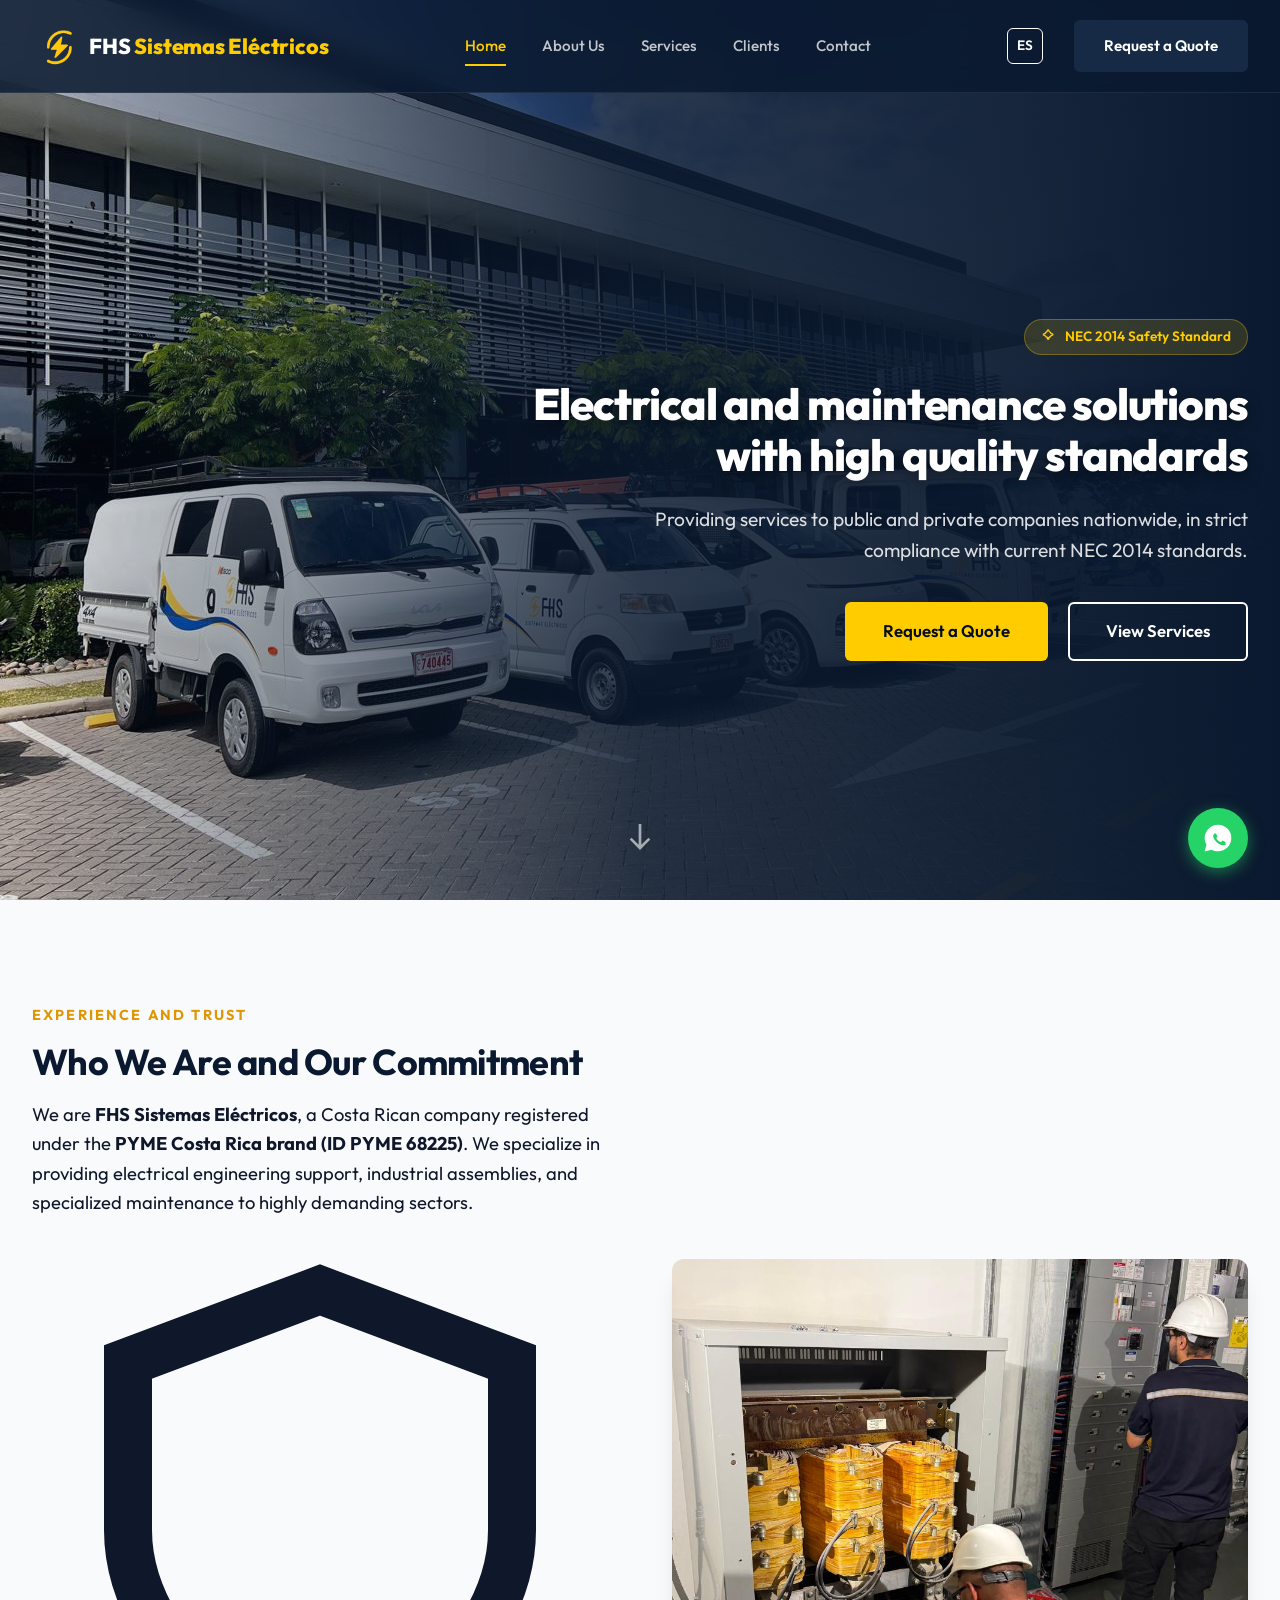
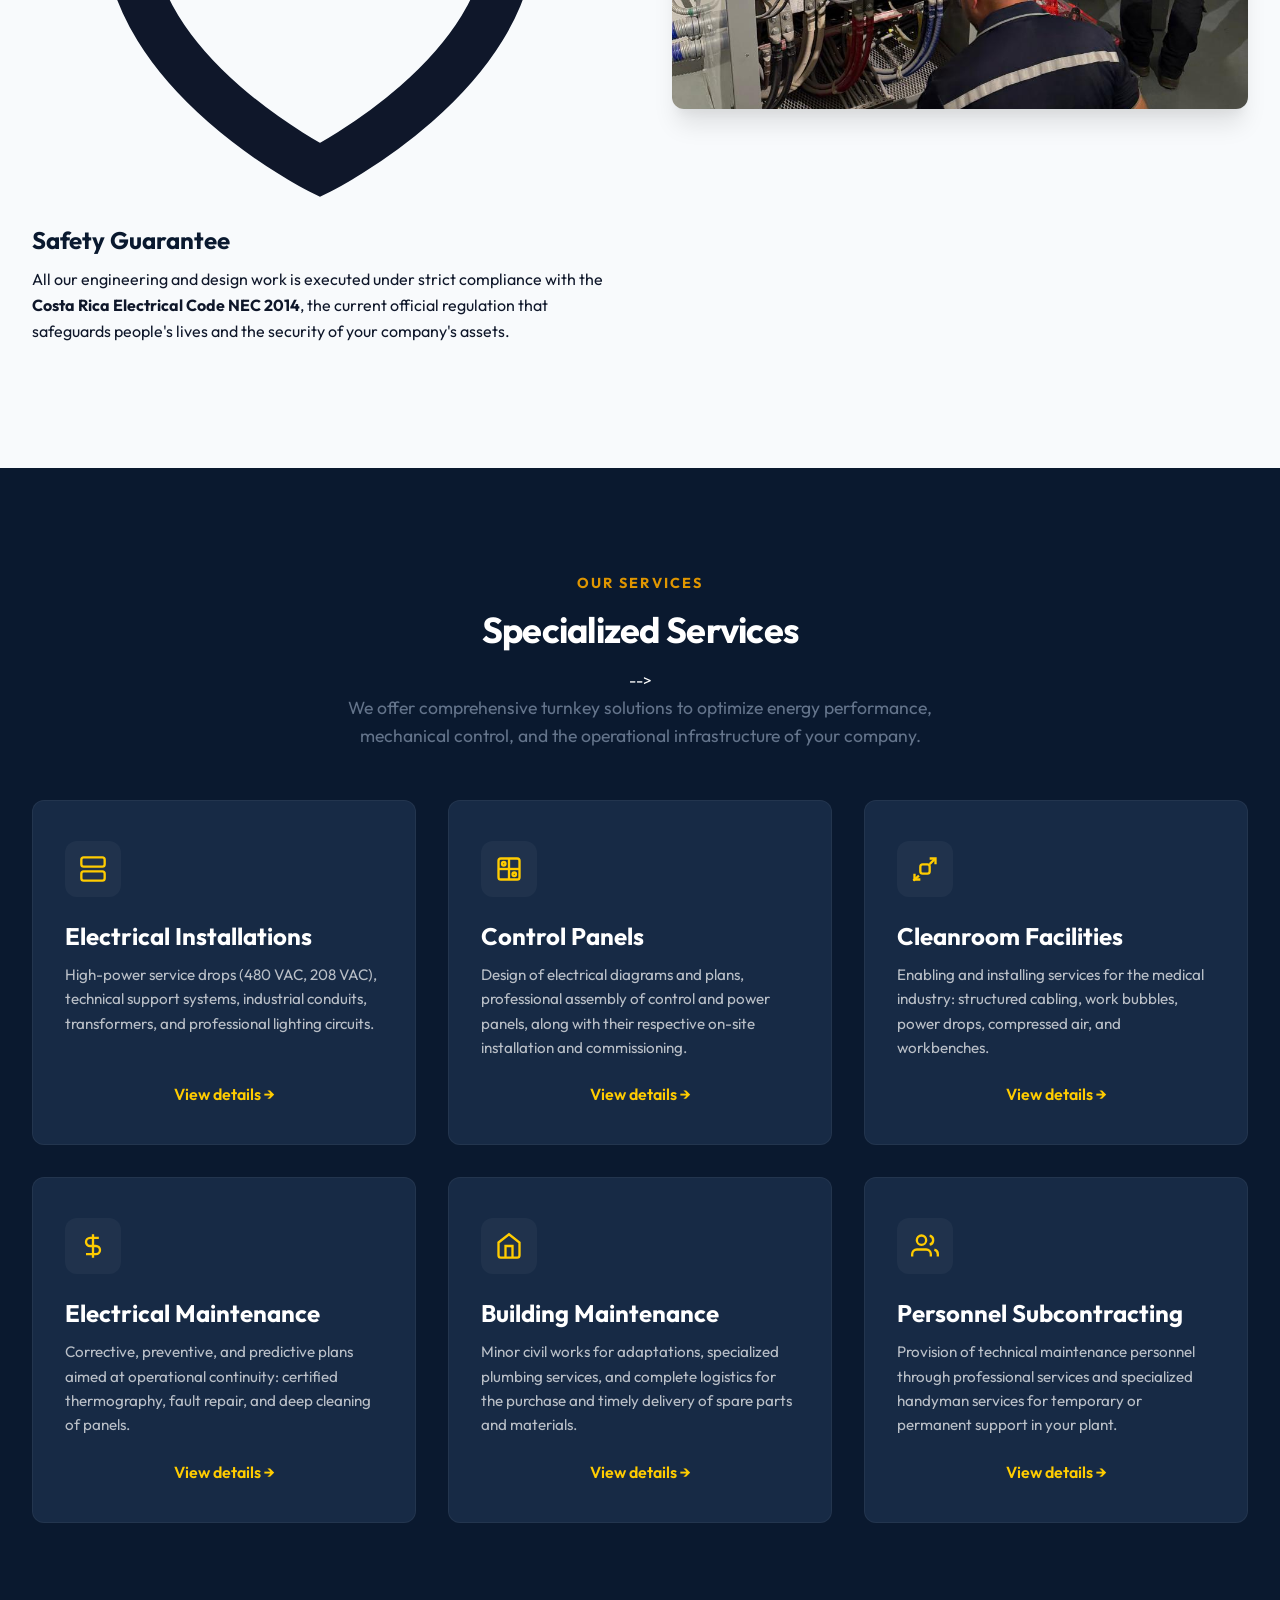
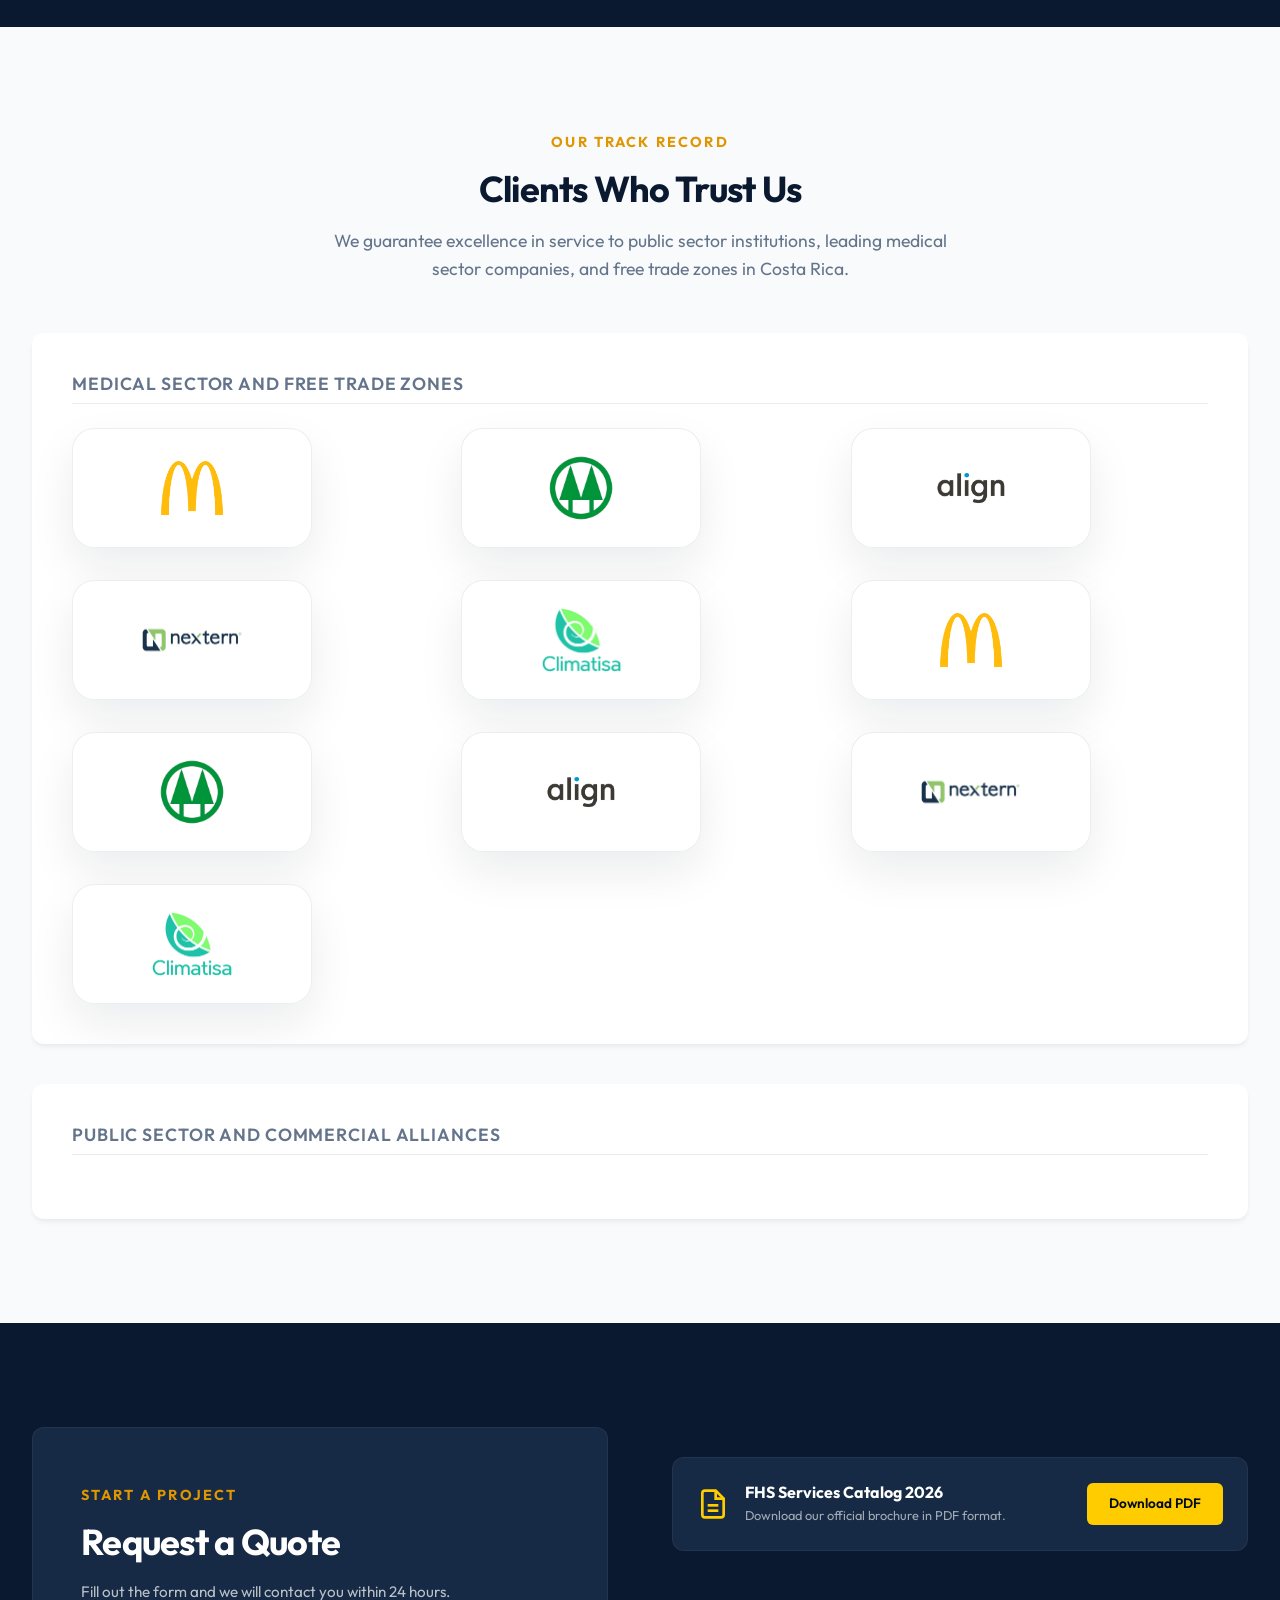
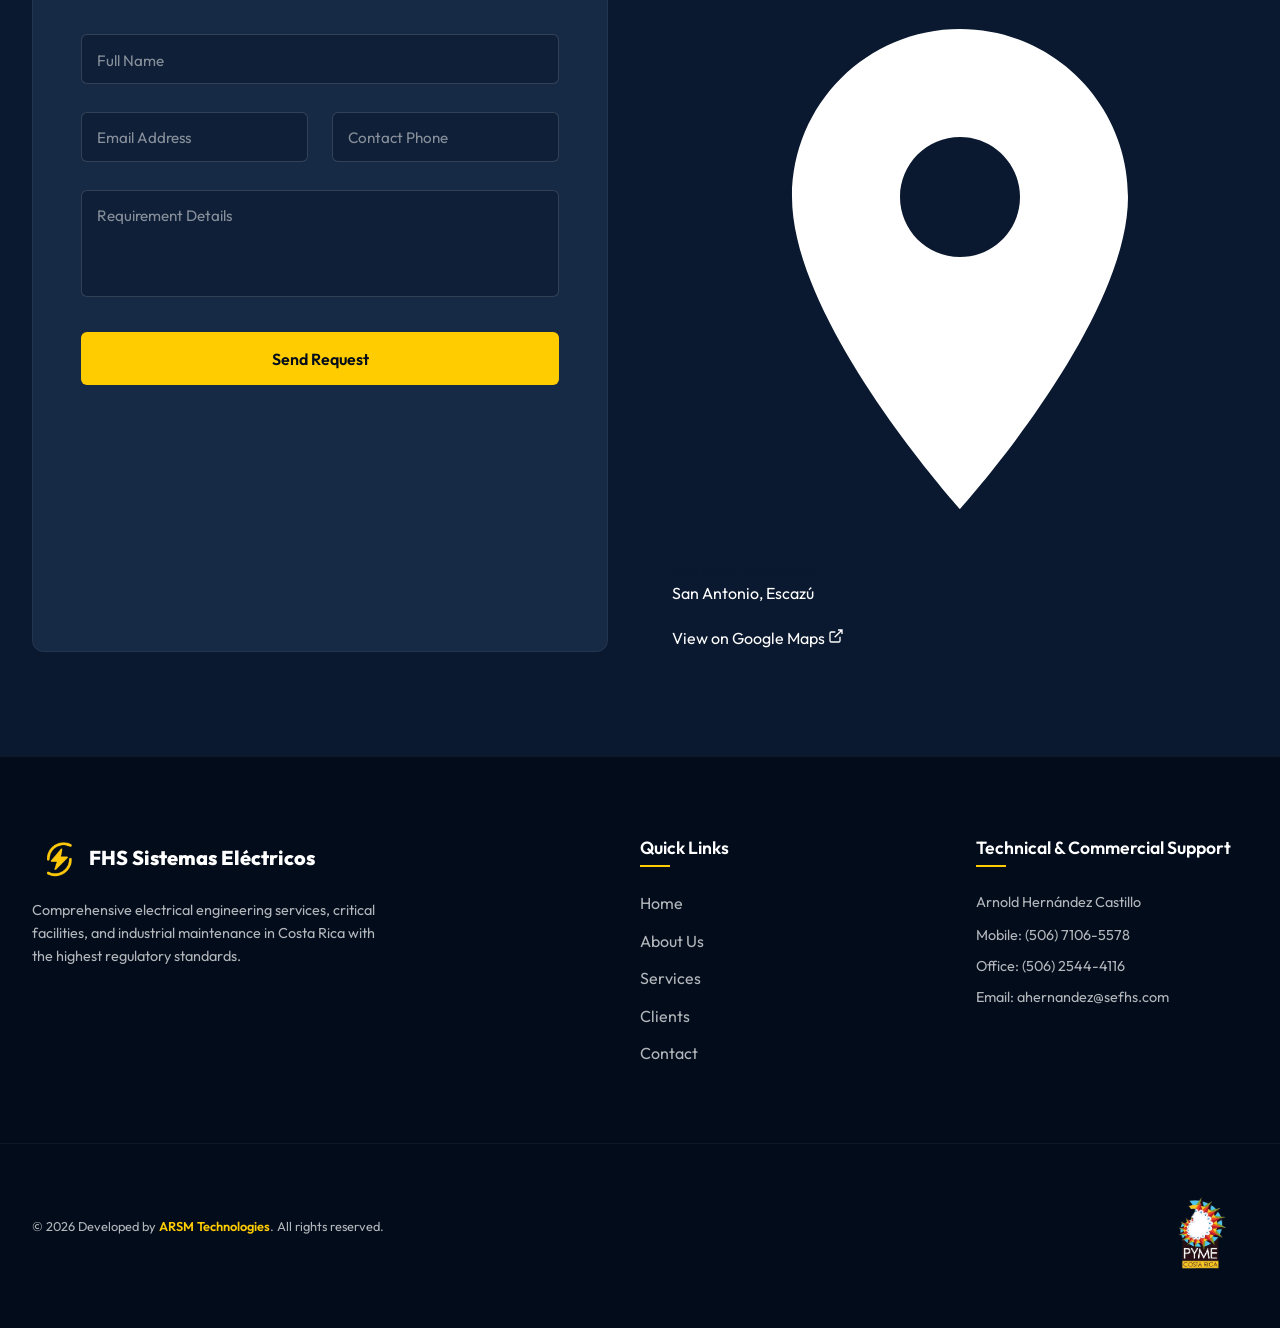
<file: index-en-construccion.html>
<!DOCTYPE html>
<html lang="en">

<head>
    <meta charset="UTF-8">
    <meta name="viewport" content="width=device-width, initial-scale=1.0">
    <link rel="icon" href="logo.png" type="image/png">

    <!-- SEO Meta Tags -->
    <title>FHS Sistemas Eléctricos | Engineering & Industrial Maintenance Costa Rica</title>
    <meta name="description"
        content="High-quality electrical solutions for public and private companies in Costa Rica. Strict compliance with NEC 2014 Electrical Code, control panels, and cleanrooms.">
    <meta name="keywords"
        content="FHS Sistemas Eléctricos, electrical engineering Costa Rica, industrial maintenance, medical cleanrooms, control panels, NEC 2014, PYME Costa Rica, Escazú, Arnold Hernández">
    <meta name="author" content="FHS Sistemas Eléctricos SRL">
    <link rel="canonical" href="https://sefhs.com/index-en.html">

    <!-- Open Graph / Facebook -->
    <meta property="og:type" content="website">
    <meta property="og:url" content="https://sefhs.com/index-en.html">
    <meta property="og:title" content="FHS Sistemas Eléctricos | Engineering & Industrial Maintenance">
    <meta property="og:description"
        content="Professional electrical services under NEC 2014 standards, industrial installations, medical cleanrooms, and preventive maintenance in Costa Rica.">
    <meta property="og:image" content="images/hero_cleanroom.png">

    <!-- Twitter -->
    <meta property="twitter:card" content="summary_large_image">
    <meta property="twitter:url" content="https://sefhs.com/index-en.html">
    <meta property="twitter:title" content="FHS Sistemas Eléctricos">
    <meta property="twitter:description"
        content="High-quality industrial electrical engineering and maintenance in Costa Rica. PYME 68225 certified and NEC 2014 compliant.">
    <meta property="twitter:image" content="images/hero_cleanroom.png">

    <!-- Google Fonts -->
    <link rel="preconnect" href="https://fonts.googleapis.com">
    <link rel="preconnect" href="https://fonts.gstatic.com" crossorigin>
    <link href="https://fonts.googleapis.com/css2?family=Outfit:wght@300;400;500;600;700;800&display=swap"
        rel="stylesheet">

    <!-- Custom CSS -->
    <link rel="stylesheet" href="styles.css">
</head>

<body>

    <!-- Header / Navbar -->
    <header class="navbar" id="navbar">
        <div class="nav-container">
            <a href="#inicio" class="logo-area" aria-label="FHS Home">
                <img src="logo.png" alt="FHS Sistemas Eléctricos Logo" class="logo-img">
                <span class="logo-text">FHS <span class="highlight-text">Sistemas Eléctricos</span></span>
            </a>
            <nav class="nav-links" id="nav-links" role="navigation" aria-label="Main menu">
                <a href="#inicio" class="nav-link active">Home</a>
                <a href="#nosotros" class="nav-link">About Us</a>
                <a href="#servicios" class="nav-link">Services</a>
                <a href="#clientes" class="nav-link">Clients</a>
                <a href="#contacto" class="nav-link">Contact</a>
            </nav>
            <div class="nav-cta">
                <!-- Botón de idioma (Inglés a Español) -->
                <a href="index.html" class="lang-toggle" aria-label="Cambiar a Español">ES</a>

                <a href="#contacto" class="btn btn-primary btn-quote">Request a Quote</a>
                <button class="burger-menu" id="burger-menu" aria-label="Open navigation menu" aria-expanded="false"
                    aria-controls="nav-links">
                    <span class="burger-bar"></span>
                    <span class="burger-bar"></span>
                    <span class="burger-bar"></span>
                </button>
            </div>
        </div>
    </header>

    <!-- Main Content -->
    <main>

        <!-- Hero Section -->
        <section id="inicio" class="hero-section"
            style="background-image: linear-gradient(to right, rgba(10, 25, 47, 0.1) 0%, rgba(10, 25, 47, 0.85) 50%, rgba(10, 25, 47, 1) 100%), url('images/hero_cleanroom.png'); background-position: left center;">
            <div class="container hero-container">
                <div class="hero-content fade-in">
                    <div class="badge-nec">
                        <svg class="icon-small" viewBox="0 0 24 24" fill="none" stroke="currentColor" stroke-width="2">
                            <path
                                d="M9 12l2 2 4-4M7.835 4.697a3.42 3.42 0 001.946-2.906 1.04 1.04 0 011.838 0 3.42 3.42 0 001.946 2.906 1.04 1.04 0 01.762.762 3.42 3.42 0 002.906 1.946 1.04 1.04 0 010 1.838 3.42 3.42 0 00-2.906 1.946 1.04 1.04 0 01-.762.762 3.42 3.42 0 00-1.946 2.906 1.04 1.04 0 01-1.838 0 3.42 3.42 0 00-1.946-2.906 1.04 1.04 0 01-.762-.762 3.42 3.42 0 00-2.906-1.946 1.04 1.04 0 010-1.838 3.42 3.42 0 002.906-1.946 1.04 1.04 0 01.762-.762z" />
                        </svg>
                        <span>NEC 2014 Safety Standard</span>
                    </div>
                    <h1>Electrical and maintenance solutions with high quality standards</h1>
                    <p>Providing services to public and private companies nationwide, in strict compliance with current
                        NEC 2014 standards.</p>
                    <div class="hero-actions">
                        <a href="#contacto" class="btn btn-accent btn-large">Request a Quote</a>
                        <a href="#servicios" class="btn btn-outline btn-large">View Services</a>
                    </div>
                </div>
            </div>
            <div class="hero-scroll-indicator">
                <a href="#nosotros" aria-label="Scroll to About Us section">
                    <svg class="scroll-arrow" viewBox="0 0 24 24" fill="none" stroke="currentColor" stroke-width="2">
                        <path d="M19 14l-7 7-7-7M12 21V3" />
                    </svg>
                </a>
            </div>
        </section>

        <!-- Nosotros Section -->
        <section id="nosotros" class="section-padding bg-light">
            <div class="container">
                <div class="grid-2-col align-center">
                    <div class="nosotros-text fade-in-left">
                        <span class="section-subtitle">Experience and Trust</span>
                        <h2>Who We Are and Our Commitment</h2>
                        <p class="lead-text">We are <strong>FHS Sistemas Eléctricos</strong>, a Costa Rican company
                            registered under the <strong>PYME Costa Rica brand (ID PYME 68225)</strong>. We specialize
                            in providing electrical engineering support, industrial assemblies, and specialized
                            maintenance to highly demanding sectors.</p>

                        <div class="commitment-card">
                            <div class="commitment-icon">
                                <svg viewBox="0 0 24 24" fill="none" stroke="currentColor" stroke-width="2">
                                    <path d="M12 22s8-4 8-10V5l-8-3-8 3v7c0 6 8 10 8 10z" />
                                </svg>
                            </div>
                            <div class="commitment-content">
                                <h3>Safety Guarantee</h3>
                                <p>All our engineering and design work is executed under strict compliance with the
                                    <strong>Costa Rica Electrical Code NEC 2014</strong>, the current official
                                    regulation that safeguards people's lives and the security of your company's assets.
                                </p>
                            </div>
                        </div>
                    </div>

                    <div class="nosotros-graphic fade-in-right">
                        <div class="graphic-wrapper">
                            <img src="images/thermal_inspection.png" alt="FHS Engineering and Electrical Maintenance"
                                class="main-graphic-img">
                            <div class="graphic-overlay-card">
                                <span class="overlay-number">100%</span>
                                <span class="overlay-text">Safety and Technical Compliance</span>
                            </div>
                        </div>
                    </div>
                </div>
            </div>
        </section>

        <!-- Servicios Section -->
        <section id="servicios" class="section-padding bg-dark text-white">
            <div class="container">
                <div class="section-header text-center">
                    <span class="section-subtitle highlight-text">Our Services</span>
                    <!--> <h2>Specialized Services</h2> -->
                    <p class="section-desc">We offer comprehensive turnkey solutions to optimize energy performance,
                        mechanical control, and the operational infrastructure of your company.</p>
                </div>

                <div class="grid-3-col grid-responsive mt-50">
                    <!-- Servicio 1 -->
                    <div class="service-card fade-in-up">
                        <div class="service-icon">
                            <svg viewBox="0 0 24 24" fill="none" stroke="currentColor" stroke-width="2">
                                <rect x="2" y="2" width="20" height="8" rx="2" ry="2" />
                                <rect x="2" y="14" width="20" height="8" rx="2" ry="2" />
                                <line x1="6" y1="6" x2="6.01" y2="6" />
                                <line x1="6" y1="18" x2="6.01" y2="18" />
                            </svg>
                        </div>
                        <h3>Electrical Installations</h3>
                        <p>High-power service drops (480 VAC, 208 VAC), technical support systems, industrial conduits,
                            transformers, and professional lighting circuits.</p>
                        <button class="btn btn-text open-modal" data-modal="modal-instalaciones">View details
                            &rarr;</button>
                    </div>

                    <!-- Servicio 2 -->
                    <div class="service-card fade-in-up" data-delay="100">
                        <div class="service-icon">
                            <svg viewBox="0 0 24 24" fill="none" stroke="currentColor" stroke-width="2">
                                <rect x="3" y="3" width="18" height="18" rx="2" />
                                <path d="M21 12H3" />
                                <path d="M12 3v18" />
                                <circle cx="7.5" cy="7.5" r="1.5" />
                                <circle cx="16.5" cy="16.5" r="1.5" />
                            </svg>
                        </div>
                        <h3>Control Panels</h3>
                        <p>Design of electrical diagrams and plans, professional assembly of control and power panels,
                            along with their respective on-site installation and commissioning.</p>
                        <button class="btn btn-text open-modal" data-modal="modal-tableros">View details &rarr;</button>
                    </div>

                    <!-- Servicio 3 -->
                    <div class="service-card fade-in-up" data-delay="200">
                        <div class="service-icon">
                            <svg viewBox="0 0 24 24" fill="none" stroke="currentColor" stroke-width="2">
                                <path d="M20.38 3.46L16 7.84M2 22l4.84-4.38" />
                                <path d="M16 3H21v5M8 21H3v-5" />
                                <rect x="8" y="8" width="8" height="8" rx="2" />
                            </svg>
                        </div>
                        <h3>Cleanroom Facilities</h3>
                        <p>Enabling and installing services for the medical industry: structured cabling, work bubbles,
                            power drops, compressed air, and workbenches.</p>
                        <button class="btn btn-text open-modal" data-modal="modal-cuartos-limpios">View details
                            &rarr;</button>
                    </div>

                    <!-- Servicio 4 -->
                    <div class="service-card fade-in-up">
                        <div class="service-icon">
                            <svg viewBox="0 0 24 24" fill="none" stroke="currentColor" stroke-width="2">
                                <path d="M12 2v20M17 5H9.5a3.5 3.5 0 0 0 0 7h5a3.5 3.5 0 0 1 0 7H6" />
                            </svg>
                        </div>
                        <h3>Electrical Maintenance</h3>
                        <p>Corrective, preventive, and predictive plans aimed at operational continuity: certified
                            thermography, fault repair, and deep cleaning of panels.</p>
                        <button class="btn btn-text open-modal" data-modal="modal-mantenimiento">View details
                            &rarr;</button>
                    </div>

                    <!-- Servicio 5 -->
                    <div class="service-card fade-in-up" data-delay="100">
                        <div class="service-icon">
                            <svg viewBox="0 0 24 24" fill="none" stroke="currentColor" stroke-width="2">
                                <path d="M3 9l9-7 9 7v11a2 2 0 0 1-2 2H5a2 2 0 0 1-2-2z" />
                                <polyline points="9 22 9 12 15 12 15 22" />
                            </svg>
                        </div>
                        <h3>Building Maintenance</h3>
                        <p>Minor civil works for adaptations, specialized plumbing services, and complete logistics for
                            the purchase and timely delivery of spare parts and materials.</p>
                        <button class="btn btn-text open-modal" data-modal="modal-edificio">View details &rarr;</button>
                    </div>

                    <!-- Servicio 6 -->
                    <div class="service-card fade-in-up" data-delay="200">
                        <div class="service-icon">
                            <svg viewBox="0 0 24 24" fill="none" stroke="currentColor" stroke-width="2">
                                <path d="M17 21v-2a4 4 0 0 0-4-4H5a4 4 0 0 0-4 4v2" />
                                <circle cx="9" cy="7" r="4" />
                                <path d="M23 21v-2a4 4 0 0 0-3-3.87" />
                                <path d="M16 3.13a4 4 0 0 1 0 7.75" />
                            </svg>
                        </div>
                        <h3>Personnel Subcontracting</h3>
                        <p>Provision of technical maintenance personnel through professional services and specialized
                            handyman services for temporary or permanent support in your plant.</p>
                        <button class="btn btn-text open-modal" data-modal="modal-personal">View details &rarr;</button>
                    </div>
                </div>
            </div>
        </section>

        <!-- Clientes Section -->
        <section id="clientes" class="section-padding bg-light">
            <div class="container">
                <div class="section-header text-center">
                    <span class="section-subtitle">Our Track Record</span>
                    <h2>Clients Who Trust Us</h2>
                    <p class="section-desc">We guarantee excellence in service to public sector institutions, leading
                        medical sector companies, and free trade zones in Costa Rica.</p>
                </div>

                <!-- Carousel 1: Sector Médico / Zonas Francas -->
                <div class="carousel-wrapper mt-50">
                    <h3 class="carousel-section-title">Medical Sector and Free Trade Zones</h3>
                    <div class="logo-carousel" id="medico-carousel">
                        <div class="carousel-track">
                            <!-- Lista Original (sin CooperVision) + Nuevos clientes -->
                            <div class="client-logo-card"><span>Establishment Labs</span></div>
                            <div class="client-logo-card"><span>Abbott</span></div>
                            <div class="client-logo-card"><span>Confluent</span></div>
                            <div class="client-logo-card"><span>ICU Medical</span></div>
                            <div class="client-logo-card"><span>Boston Scientific</span></div>
                            <div class="client-logo-card"><span>Theragenics</span></div>
                            <div class="client-logo-card">
    <img src="images/logo-arcos-dorados.png" alt="Logo Arcos Dorados" class="client-logo-img">
    <span>Arcos Dorados</span>
</div>
                            <div class="client-logo-card">
    <img src="images/logo-dospinos.png" alt="Logo Dos Pinos" class="client-logo-img">
    <span>Dos Pinos</span>
</div>
<div class="client-logo-card">
    <img src="images/logo-align.png" alt="Logo Align" class="client-logo-img">
    <span>Align</span>
</div>
                            <div class="client-logo-card"><span>Steris</span></div>
                            <div class="client-logo-card"><span>Alrotek</span></div>
                            <div class="client-logo-card"><span>Align Technology</span></div>
                            <div class="client-logo-card">
    <img src="images/logo-Nextern.png" alt="Logo Nextern" class="client-logo-img">
    <span>Nextern</span>
</div>

<div class="client-logo-card">
    <img src="images/logo-Climatisa.png" alt="Logo Climatisa" class="client-logo-img">
    <span>Climatisa</span>
</div>
                            
                            
                            <!-- Duplicados (Necesarios para el efecto de scroll infinito) -->
                            <div class="client-logo-card"><span>Establishment Labs</span></div>
                            <div class="client-logo-card"><span>Abbott</span></div>
                            <div class="client-logo-card"><span>Confluent</span></div>
                            <div class="client-logo-card"><span>ICU Medical</span></div>
                            <div class="client-logo-card"><span>Boston Scientific</span></div>
                            <div class="client-logo-card"><span>Theragenics</span></div>
                            <div class="client-logo-card">
    <img src="images/logo-arcos-dorados.png" alt="Logo Arcos Dorados" class="client-logo-img">
    <span>Arcos Dorados</span>
</div>
                            <div class="client-logo-card">
    <img src="images/logo-dospinos.png" alt="Logo Dos Pinos" class="client-logo-img">
    <span>Dos Pinos</span>
</div>
<div class="client-logo-card">
    <img src="images/logo-align.png" alt="Logo Align" class="client-logo-img">
    <span>Align</span>
</div>
                            <div class="client-logo-card"><span>Steris</span></div>
                            <div class="client-logo-card"><span>Alrotek</span></div>
                            <div class="client-logo-card"><span>Align Technology</span></div>
                            <div class="client-logo-card">
    <img src="images/logo-Nextern.png" alt="Logo Nextern" class="client-logo-img">
    <span>Nextern</span>
</div>

<div class="client-logo-card">
    <img src="images/logo-Climatisa.png" alt="Logo Climatisa" class="client-logo-img">
    <span>Climatisa</span>
</div>
                            
                        </div>
                    </div>
                </div>

                <!-- Carousel 2: Sector Público & Alianzas -->
                <div class="carousel-wrapper mt-40">
                    <h3 class="carousel-section-title">Public Sector and Commercial Alliances</h3>
                    <div class="logo-carousel reverse-scroll" id="publico-carousel">
                        <div class="carousel-track">
                            <div class="client-logo-card public-sector"><span>INS</span></div>
                            <div class="client-logo-card public-sector"><span>Banco Central</span></div>
                            <div class="client-logo-card public-sector"><span>Archivo Nacional</span></div>
                            <div class="client-logo-card alliance-sector"><span>Trane (Alliance)</span></div>
                            <!-- Duplicates -->
                            <div class="client-logo-card public-sector"><span>INS</span></div>
                            <div class="client-logo-card public-sector"><span>Banco Central</span></div>
                            <div class="client-logo-card public-sector"><span>Archivo Nacional</span></div>
                            <div class="client-logo-card alliance-sector"><span>Trane (Alliance)</span></div>
                        </div>
                    </div>
                </div>
            </div>
        </section>

        <!-- Contacto Section -->
        <section id="contacto" class="section-padding bg-dark text-white">
            <div class="container">
                <div class="grid-2-col">
                    <!-- Contact Form -->
                    <div class="contacto-form-wrapper">
                        <span class="section-subtitle highlight-text">Start a Project</span>
                        <h2>Request a Quote</h2>
                        <p class="form-instructions">Fill out the form and we will contact you within 24 hours.</p>

                        <form id="contact-form" class="mt-30" novalidate>
                            <div class="form-group">
                                <input type="text" id="name" name="name" required placeholder=" ">
                                <label for="name">Full Name</label>
                                <span class="error-msg" id="name-error">Name is required</span>
                            </div>
                            <div class="form-row">
                                <div class="form-group">
                                    <input type="email" id="email" name="email" required placeholder=" ">
                                    <label for="email">Email Address</label>
                                    <span class="error-msg" id="email-error">Enter a valid email</span>
                                </div>
                                <div class="form-group">
                                    <input type="tel" id="phone" name="phone" required placeholder=" ">
                                    <label for="phone">Contact Phone</label>
                                    <span class="error-msg" id="phone-error">Phone is required</span>
                                </div>
                            </div>
                            <div class="form-group">
                                <textarea id="message" name="message" rows="4" required placeholder=" "></textarea>
                                <label for="message">Requirement Details</label>
                                <span class="error-msg" id="message-error">Please describe what you need</span>
                            </div>
                            <button type="submit" class="btn btn-accent btn-large w-100" id="submit-btn">
                                <span class="btn-text">Send Request</span>
                                <span class="spinner" id="form-spinner"></span>
                            </button>
                            <div class="form-success-alert" id="form-success">
                                <svg class="alert-icon" viewBox="0 0 24 24" fill="none" stroke="currentColor"
                                    stroke-width="2">
                                    <polyline points="20 6 9 17 4 12" />
                                </svg>
                                <div>
                                    <h4>Request Sent Successfully!</h4>
                                    <p>Your request has been registered. Arnold Hernández will contact you soon.</p>
                                </div>
                            </div>
                        </form>
                    </div>

                    <!-- Direct Contact & Location Info -->
                    <div class="contacto-info-wrapper">
                        <!--<span class="section-subtitle highlight-text">Direct Contact</span>
                        <h2>Commercial Information</h2>
                        
                        <div class="contact-details mt-30">
                            <div class="contact-detail-item">
                                <div class="detail-icon">
                                    <svg viewBox="0 0 24 24" fill="none" stroke="currentColor" stroke-width="2">
                                        <path d="M20 21v-2a4 4 0 0 0-4-4H5a4 4 0 0 0-4 4v2" />
                                        <circle cx="9" cy="7" r="4" />
                                        <path d="M23 21v-2a4 4 0 0 0-3-3.87M16 3.13a4 4 0 0 1 0 7.75" />
                                    </svg>
                                </div>
                                <div class="detail-content">
                                    <h4>Technical Representative</h4>
                                    <p class="highlight-text-light">Arnold Hernández Castillo</p>
                                </div>
                            </div>

                            <div class="contact-detail-item">
                                <div class="detail-icon">
                                    <svg viewBox="0 0 24 24" fill="none" stroke="currentColor" stroke-width="2">
                                        <path d="M22 16.92v3a2 2 0 0 1-2.18 2 19.79 19.79 0 0 1-8.63-3.07 19.5 19.5 0 0 1-6-6 19.79 19.79 0 0 1-3.07-8.67A2 2 0 0 1 4.11 2h3a2 2 0 0 1 2 1.72 12.84 12.84 0 0 0 .7 2.81 2 2 0 0 1-.45 2.11L8.09 9.91a16 16 0 0 0 6 6l1.27-1.27a2 2 0 0 1 2.11-.45 12.84 12.84 0 0 0 2.81.7A2 2 0 0 1 22 16.92z" />
                                    </svg>
                                </div>
                                <div class="detail-content">
                                    <h4>Contact Phones</h4>
                                    <p>Office: <a href="tel:+50625444116" class="phone-link">(506) 2544-4116</a></p>
                                    <p>Mobile: <a href="tel:+50671065578" class="phone-link">(506) 7106-5578</a></p>
                                </div>
                            </div>

                            <div class="contact-detail-item">
                                <div class="detail-icon">
                                    <svg viewBox="0 0 24 24" fill="none" stroke="currentColor" stroke-width="2">
                                        <path d="M4 4h16c1.1 0 2 .9 2 2v12c0 1.1-.9 2-2 2H4c-1.1 0-2-.9-2-2V6c0-1.1.9-2 2-2z" />
                                        <polyline points="22,6 12,13 2,6" />
                                    </svg>
                                </div>
                                <div class="detail-content">
                                    <h4>Corporate Email</h4>
                                    <p><a href="mailto:ahernandez@sefhs.com" class="email-link">ahernandez@sefhs.com</a></p>
                                </div>
                            </div>

                            <div class="contact-detail-item">
                                <div class="detail-icon">
                                    <svg viewBox="0 0 24 24" fill="none" stroke="currentColor" stroke-width="2">
                                        <path d="M21 10c0 7-9 13-9 13s-9-6-9-13a9 9 0 0 1 18 0z" />
                                        <circle cx="12" cy="10" r="3" />
                                    </svg>
                                </div>
                                <div class="detail-content">
                                    <h4>Physical Location</h4>
                                    <p>San Antonio, Escazú, San José, Costa Rica</p>
                                </div>
                            </div>
                        </div> -->


                        <!-- Catalog Download -->
                        <div class="catalog-download-box mt-30">
                            <div class="catalog-info">
                                <svg class="pdf-icon" viewBox="0 0 24 24" fill="none" stroke="currentColor"
                                    stroke-width="2">
                                    <path d="M14 2H6a2 2 0 0 0-2 2v16a2 2 0 0 0 2 2h12a2 2 0 0 0 2-2V8z" />
                                    <polyline points="14 2 14 8 20 8" />
                                    <line x1="16" y1="13" x2="8" y2="13" />
                                    <line x1="16" y1="17" x2="8" y2="17" />
                                </svg>
                                <div>
                                    <h4>FHS Services Catalog 2026</h4>
                                    <p>Download our official brochure in PDF format.</p>
                                </div>
                            </div>
                            <a href="CatalogodeServiciosFHS-2026.pdf" download
                                class="btn btn-accent btn-small download-catalog-btn">Download PDF</a>
                        </div>

                        <!-- Stylized Map Container -->
                        <div class="map-container-styled mt-30">
                            <div class="map-inner">
                                <div class="map-marker">
                                    <div class="marker-pulse"></div>
                                    <svg viewBox="0 0 24 24" fill="currentColor" class="marker-icon">
                                        <path
                                            d="M12 2C8.13 2 5 5.13 5 9c0 5.25 7 13 7 13s7-7.75 7-13c0-3.87-3.13-7-7-7zm0 9.5c-1.38 0-2.5-1.12-2.5-2.5s1.12-2.5 2.5-2.5 2.5 1.12 2.5 2.5-1.12 2.5-2.5 2.5z" />
                                    </svg>
                                </div>
                                <div class="map-label">
                                    <h5>FHS Sistemas Eléctricos</h5>
                                    <p>San Antonio, Escazú</p>
                                </div>
                            </div>
                            <a href="https://www.google.com/maps?q=9.893349129291229,-84.1263939775123" target="_blank"
                                rel="noopener noreferrer" class="map-link-btn">
                                <span>View on Google Maps</span>
                                <svg class="icon-small" viewBox="0 0 24 24" fill="none" stroke="currentColor"
                                    stroke-width="2">
                                    <path
                                        d="M18 13v6a2 2 0 0 1-2 2H5a2 2 0 0 1-2-2V8a2 2 0 0 1 2-2h6M15 3h6v6M10 14L21 3" />
                                </svg>
                            </a>
                        </div>
                    </div>
                </div>
            </div>
        </section>

    </main>

    <!-- Footer -->
    <footer class="main-footer">
        <div class="container footer-grid">
            <div class="footer-col brand-col">
                <div class="footer-logo">
                    <img src="logo.png" alt="FHS Sistemas Eléctricos" class="logo-img">
                    <span>FHS Sistemas Eléctricos</span>
                </div>
                <p>Comprehensive electrical engineering services, critical facilities, and industrial maintenance in
                    Costa Rica with the highest regulatory standards.</p>
                <div class="legal-badge mt-20">
                    <!-- <span class="legal-badge-title">Corporate ID:</span> -->
                    <!-- <span class="legal-badge-number">3-102-800394</span> -->
                </div>
            </div>

            <div class="footer-col links-col">
                <h4>Quick Links</h4>
                <ul>
                    <li><a href="#inicio">Home</a></li>
                    <li><a href="#nosotros">About Us</a></li>
                    <li><a href="#servicios">Services</a></li>
                    <li><a href="#clientes">Clients</a></li>
                    <li><a href="#contacto">Contact</a></li>
                </ul>
            </div>

            <div class="footer-col contact-col">
                <h4>Technical & Commercial Support</h4>
                <p>Arnold Hernández Castillo</p>
                <p class="mt-10">Mobile: <a href="tel:+50671065578">(506) 7106-5578</a></p>
                <p>Office: <a href="tel:+50625444116">(506) 2544-4116</a></p>
                <p>Email: <a href="mailto:ahernandez@sefhs.com">ahernandez@sefhs.com</a></p>
            </div>
        </div>
        <div class="footer-bottom">
            <div class="container footer-bottom-flex">
                <p>&copy; 2026 Developed by <a href="https://www.arsmtech.com/" target="_blank"
                        rel="noopener noreferrer" class="dev-link">ARSM Technologies</a>. All rights reserved.</p>
                <!-- Logo de cumplimiento -->
                <img src="images/logo-pyme.png" alt="NEC 2014 Compliance" class="compliance-logo">
            </div>
        </div>
    </footer>

    <!-- Floating WhatsApp Button -->
    <a href="https://wa.me/50671065578?text=Hello,%20I%20would%20like%20to%20request%20a%20quote%20for%20electrical%20services."
        class="whatsapp-float-btn" id="whatsapp-btn" target="_blank" rel="noopener noreferrer"
        aria-label="Open support chat on WhatsApp">
        <svg class="whatsapp-icon" viewBox="0 0 24 24" fill="currentColor">
            <path
                d="M12.012 2c-5.506 0-9.988 4.482-9.988 9.988 0 1.761.46 3.473 1.336 4.987l-1.42 5.187 5.308-1.393c1.458.795 3.093 1.213 4.757 1.214h.004c5.505 0 9.987-4.482 9.987-9.989.001-2.66-1.034-5.159-2.919-7.046C17.19 3.033 14.697 2 12.012 2zm6.398 13.91c-.279.789-1.392 1.458-1.921 1.547-.48.082-.968.112-2.923-.655-2.502-.98-4.116-3.535-4.241-3.702-.125-.167-.92-1.223-.92-2.333 0-1.11.58-1.655.787-1.875.207-.221.453-.277.604-.277.151 0 .303.001.434.007.139.006.326-.053.511.395.19.462.651 1.587.708 1.702.057.115.094.248.019.398-.076.15-.113.244-.226.376-.113.132-.236.294-.339.395-.113.11-.231.23-.099.458.132.227.587.968 1.26 1.567.868.774 1.599 1.013 1.825 1.126.227.113.359.096.491-.057.132-.153.567-.66.718-.886.151-.226.302-.189.51-.113.208.076 1.32.622 1.547.735.227.113.377.169.434.267.057.098.057.567-.222 1.356z" />
        </svg>
        <span class="whatsapp-tooltip">How can we help you?</span>
    </a>

    <!-- Modals definitions -->

    <!-- Modal 1: Instalaciones Eléctricas -->
    <div id="modal-instalaciones" class="modal" role="dialog" aria-modal="true" aria-labelledby="title-modal-1">
        <div class="modal-content">
            <button class="modal-close" aria-label="Close modal">&times;</button>
            <div class="modal-header">
                <div class="modal-header-icon">
                    <svg viewBox="0 0 24 24" fill="none" stroke="currentColor" stroke-width="2">
                        <rect x="2" y="2" width="20" height="8" rx="2" ry="2" />
                        <rect x="2" y="14" width="20" height="8" rx="2" ry="2" />
                    </svg>
                </div>
                <h3 id="title-modal-1">Electrical Installations</h3>
            </div>
            <div class="modal-body">
                <p class="modal-lead">We develop assemblies and wiring for all types of electrical infrastructure
                    projects, ensuring energy efficiency and full compliance with NEC 2014.</p>
                <h4 class="mt-20">Technical Scope of Service:</h4>
                <ul class="modal-list">
                    <li><strong>Support and Conduit:</strong> Installation of cable trays, EMT/IMC/RMC piping, and metal
                        duct systems.</li>
                    <li><strong>Power Wiring:</strong> Laying and interconnection of large gauge electrical conductors
                        for medium and low voltage.</li>
                    <li><strong>Service Drops:</strong> Installation and configuration of service drops in 480 VAC, 208
                        VAC, 120 VAC, and other specific voltage levels.</li>
                    <li><strong>Panels and Transformers:</strong> Installation, anchoring, and wiring of general
                        distribution panels (sub-panels) and dry or oil-filled transformers.</li>
                    <li><strong>Lighting Circuits:</strong> Installation of commercial and industrial lighting systems
                        with high-efficiency LED technology.</li>
                    <li><strong>Motors and Water Pumps:</strong> Connection, parameterization, and maintenance of
                        industrial electric motors and water pumping systems.</li>
                    <li><strong>Carbon Monoxide (CO) Detection:</strong> Design and installation of safety systems for
                        CO detection in parking lots and enclosed spaces.</li>
                </ul>
            </div>
            <div class="modal-footer">
                <a href="#contacto" class="btn btn-accent close-modal-action">Request this Service</a>
            </div>
        </div>
    </div>

    <!-- Modal 2: Tableros de Control -->
    <div id="modal-tableros" class="modal" role="dialog" aria-modal="true" aria-labelledby="title-modal-2">
        <div class="modal-content">
            <button class="modal-close" aria-label="Close modal">&times;</button>
            <div class="modal-header">
                <div class="modal-header-icon">
                    <svg viewBox="0 0 24 24" fill="none" stroke="currentColor" stroke-width="2">
                        <rect x="3" y="3" width="18" height="18" rx="2" />
                        <path d="M21 12H3" />
                        <path d="M12 3v18" />
                    </svg>
                </div>
                <h3 id="title-modal-2">Design and Assembly of Control Panels</h3>
            </div>
            <div class="modal-body">
                <p class="modal-lead">We automate and control your industrial processes through the design and assembly
                    of high-precision electrical panels tailored to your needs.</p>
                <h4 class="mt-20">Technical Scope of Service:</h4>
                <ul class="modal-list">
                    <li><strong>Electrical Plan Design:</strong> Preparation of single-line and multi-line diagrams, as
                        well as command and control schemes using engineering CAD software.</li>
                    <li><strong>Panel Assembly:</strong> Physical distribution, mounting, and wiring of components in
                        the cabinet (contactors, thermal relays, PLCs, frequency inverters, fuses, and protections).
                    </li>
                    <li><strong>Standardized Marking and Labeling:</strong> Clear identification of cables and
                        components using durable industrial labels, facilitating future maintenance.</li>
                    <li><strong>Workshop Testing (FAT):</strong> Exhaustive operational tests prior to dispatch to
                        ensure correct logical and electrical functioning.</li>
                    <li><strong>Installation and Commissioning:</strong> Physical anchoring in the plant, field
                        connection, on-site operational tests (SAT), and technical handover.</li>
                </ul>
            </div>
            <div class="modal-footer">
                <a href="#contacto" class="btn btn-accent close-modal-action">Request this Service</a>
            </div>
        </div>
    </div>

    <!-- Modal 3: Facilidades en Cuartos Limpios -->
    <div id="modal-cuartos-limpios" class="modal" role="dialog" aria-modal="true" aria-labelledby="title-modal-3">
        <div class="modal-content">
            <button class="modal-close" aria-label="Close modal">&times;</button>
            <div class="modal-header">
                <div class="modal-header-icon">
                    <svg viewBox="0 0 24 24" fill="none" stroke="currentColor" stroke-width="2">
                        <rect x="8" y="8" width="8" height="8" rx="2" />
                    </svg>
                </div>
                <h3 id="title-modal-3">Cleanroom Facilities</h3>
            </div>
            <div class="modal-body">
                <p class="modal-lead">We adapt critical manufacturing spaces in the medical and electronic industries,
                    complying with the sterility and order standards your plant requires.</p>
                <h4 class="mt-20">Technical Scope of Service:</h4>
                <ul class="modal-list">
                    <li><strong>Structured Cabling:</strong> Data networks (Cat6/Cat6A), clean telecommunications
                        conduits, and professional rack dressing.</li>
                    <li><strong>Work Bubbles:</strong> Structural assembly and electrical installation for isolation
                        bubbles or specific device assembly areas.</li>
                    <li><strong>Power Drops:</strong> Drop connections from the ceiling to workbenches, integrating
                        regulated electrical outlets, data, and mechanical services.</li>
                    <li><strong>Compressed Air:</strong> Specialized pneumatic piping of stainless steel or aluminum
                        with quick couplings for pneumatic tools at workstations.</li>
                    <li><strong>Workbench Conditioning:</strong> Installation of integrated power strips, localized
                        lighting, and ergonomic support for medical stations.</li>
                </ul>
            </div>
            <div class="modal-footer">
                <a href="#contacto" class="btn btn-accent close-modal-action">Request this Service</a>
            </div>
        </div>
    </div>

    <!-- Modal 4: Mantenimiento Eléctrico -->
    <div id="modal-mantenimiento" class="modal" role="dialog" aria-modal="true" aria-labelledby="title-modal-4">
        <div class="modal-content">
            <button class="modal-close" aria-label="Close modal">&times;</button>
            <div class="modal-header">
                <div class="modal-header-icon">
                    <svg viewBox="0 0 24 24" fill="none" stroke="currentColor" stroke-width="2">
                        <path d="M12 2v20M17 5H9.5a3.5 3.5 0 0 0 0 7h5a3.5 3.5 0 0 1 0 7H6" />
                    </svg>
                </div>
                <h3 id="title-modal-4">Electrical Maintenance</h3>
            </div>
            <div class="modal-body">
                <p class="modal-lead">We prevent unexpected stoppages in your production through diagnostic routines and
                    high-engineering predictive and preventive maintenance.</p>
                <h4 class="mt-20">Technical Scope of Service:</h4>
                <ul class="modal-list">
                    <li><strong>Thermographic Inspection:</strong> Identification of hot spots and false contacts in
                        distribution panels using thermal cameras, issuing a detailed report.</li>
                    <li><strong>Preventive Maintenance:</strong> Tightening and torque of terminals with torque
                        wrenches, internal cleaning of cabinets by vacuuming/dielectric solvents.</li>
                    <li><strong>24/7 Corrective Service:</strong> Diagnosis and repair of emergency electrical faults,
                        replacement of defective contactors, switches, and burnt wiring.</li>
                    <li><strong>Electrical Measurements:</strong> Recording of load parameters (current, voltage, phase
                        unbalance) to verify the health status of the installation.</li>
                </ul>
            </div>
            <div class="modal-footer">
                <a href="#contacto" class="btn btn-accent close-modal-action">Request this Service</a>
            </div>
        </div>
    </div>

    <!-- Modal 5: Mantenimiento de Edificio -->
    <div id="modal-edificio" class="modal" role="dialog" aria-modal="true" aria-labelledby="title-modal-5">
        <div class="modal-content">
            <button class="modal-close" aria-label="Close modal">&times;</button>
            <div class="modal-header">
                <div class="modal-header-icon">
                    <svg viewBox="0 0 24 24" fill="none" stroke="currentColor" stroke-width="2">
                        <path d="M3 9l9-7 9 7v11a2 2 0 0 1-2 2H5a2 2 0 0 1-2-2z" />
                    </svg>
                </div>
                <h3 id="title-modal-5">Building Maintenance (Facilities)</h3>
            </div>
            <div class="modal-body">
                <p class="modal-lead">We provide general support to the civil installations, plumbing, and technical
                    supply logistics of your plant or corporate building.</p>
                <h4 class="mt-20">Technical Scope of Service:</h4>
                <ul class="modal-list">
                    <li><strong>Minor Civil Works:</strong> Wall repairs, industrial floor painting or safety
                        demarcations, and installation of light metal structures.</li>
                    <li><strong>Plumbing and Hydraulics:</strong> Preventive maintenance of drinking water networks,
                        drains, leak repair, maintenance of flushometers and commercial faucets.</li>
                    <li><strong>Spare Parts and Materials Management:</strong> Quoting service, quick purchase, and
                        direct delivery to the plant of critical electromechanical spare parts and technical supplies.
                    </li>
                </ul>
            </div>
            <div class="modal-footer">
                <a href="#contacto" class="btn btn-accent close-modal-action">Request this Service</a>
            </div>
        </div>
    </div>

    <!-- Modal 6: Subcontratación de Personal -->
    <div id="modal-personal" class="modal" role="dialog" aria-modal="true" aria-labelledby="title-modal-6">
        <div class="modal-content">
            <button class="modal-close" aria-label="Close modal">&times;</button>
            <div class="modal-header">
                <div class="modal-header-icon">
                    <svg viewBox="0 0 24 24" fill="none" stroke="currentColor" stroke-width="2">
                        <path d="M17 21v-2a4 4 0 0 0-4-4H5a4 4 0 0 0-4 4v2" />
                    </svg>
                </div>
                <h3 id="title-modal-6">Personnel Subcontracting (Staffing & Handyman)</h3>
            </div>
            <div class="modal-body">
                <p class="modal-lead">Make your operating costs flexible by relying on specialized, trained technical
                    personnel ready to join your maintenance team.</p>
                <h4 class="mt-20">Technical Scope of Service:</h4>
                <ul class="modal-list">
                    <li><strong>Technicians through Professional Services:</strong> Qualified personnel (electricians,
                        electromechanics) by the hour, day, or week for expansion projects or plant shutdowns.</li>
                    <li><strong>On-Site Handyman Service:</strong> Fixed or periodic assignment of a general maintenance
                        technician to perform routine preventive maintenance of building infrastructure.</li>
                    <li><strong>Compliance with Labor Obligations:</strong> FHS handles the total employer-employee
                        management, insurance, and occupational safety induction (HSE), mitigating legal risk for your
                        company.</li>
                </ul>
            </div>
            <div class="modal-footer">
                <a href="#contacto" class="btn btn-accent close-modal-action">Request this Service</a>
            </div>
        </div>
    </div>

    <!-- Custom JS -->
    <script src="app.js"></script>
</body>

</html>
</file>
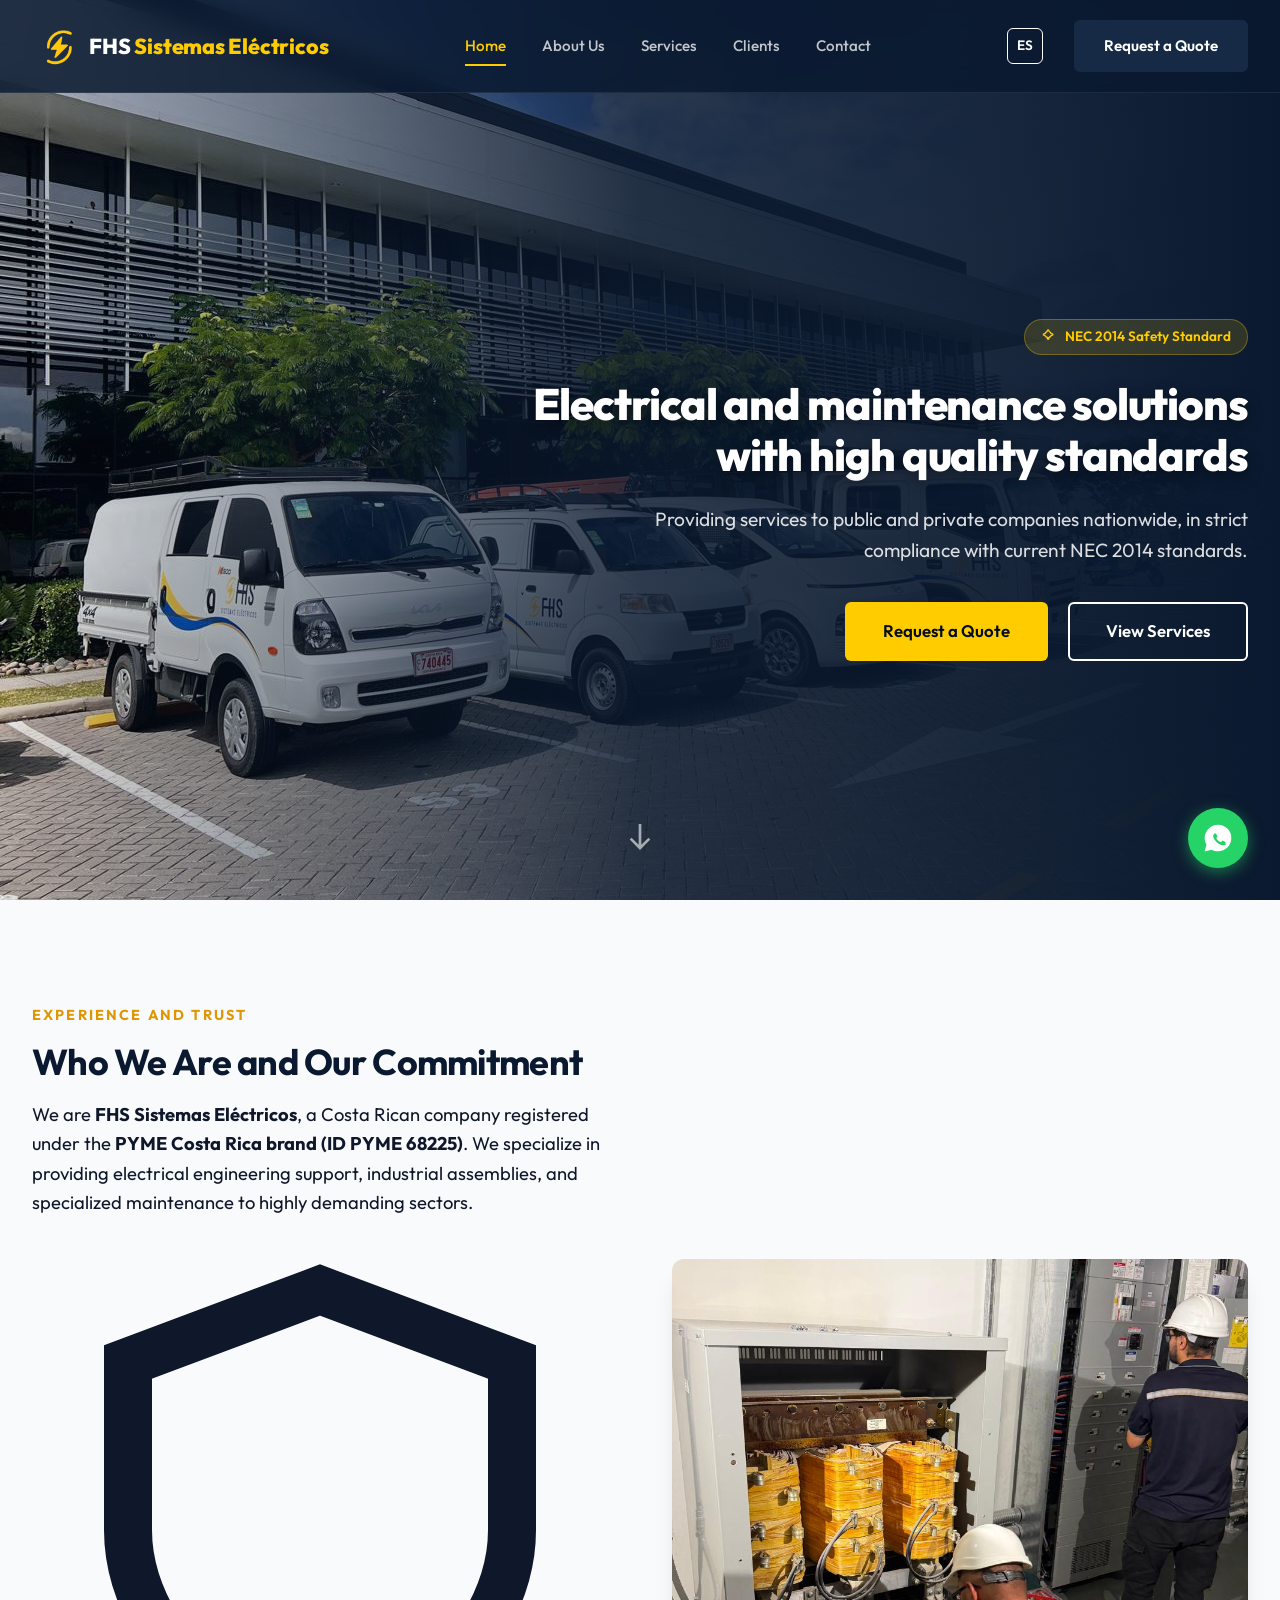
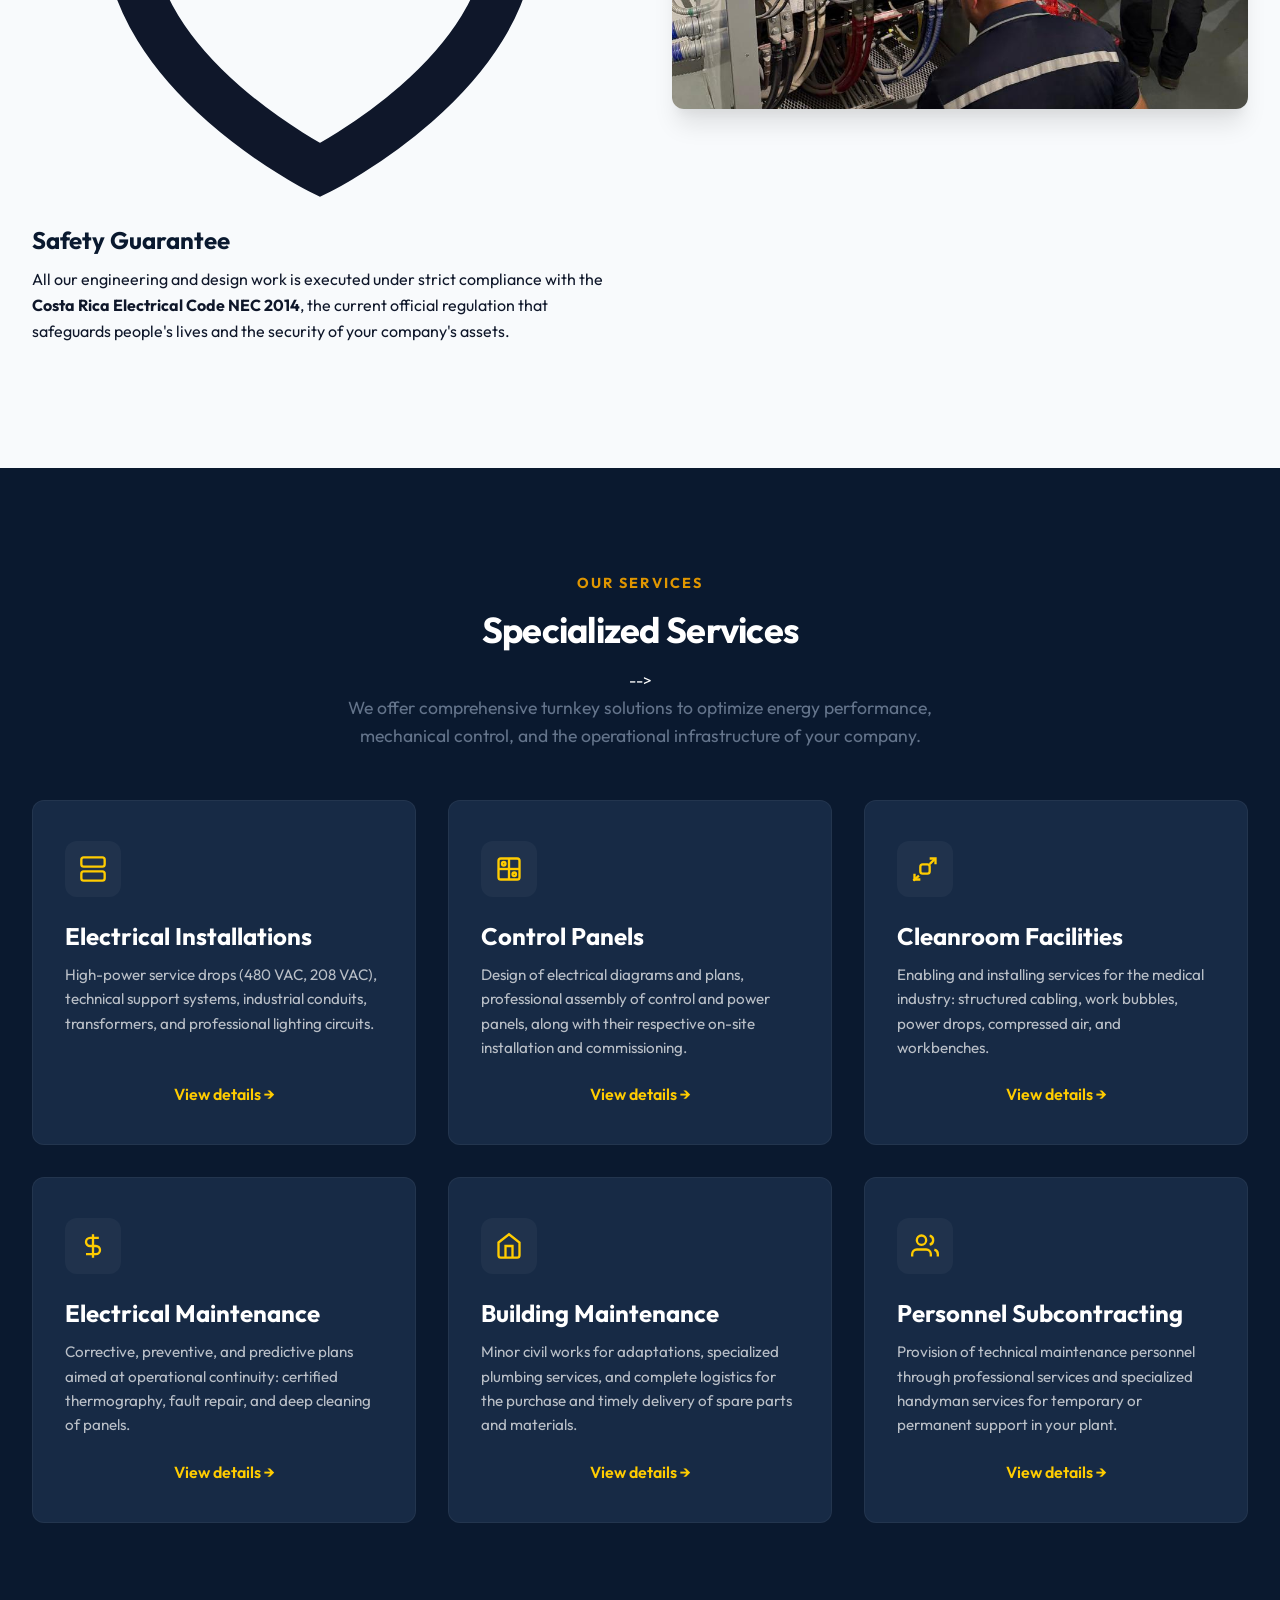
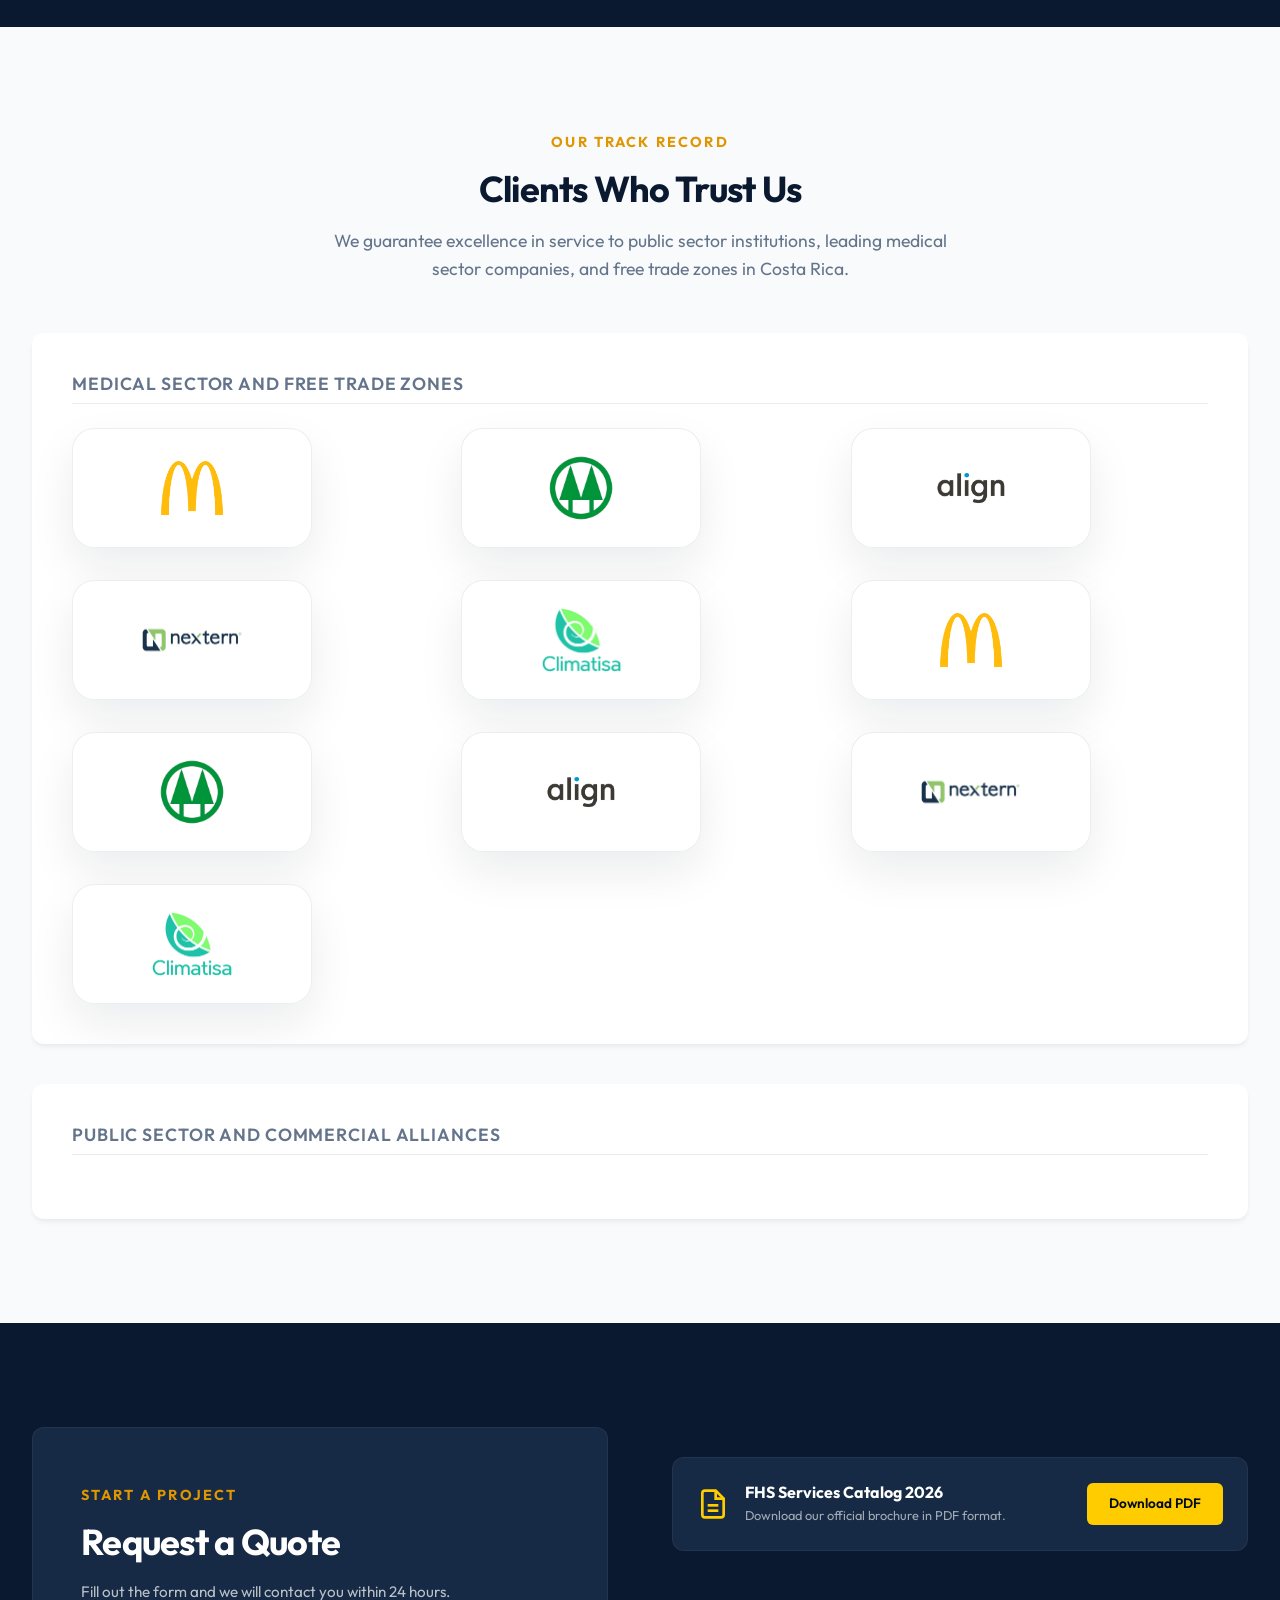
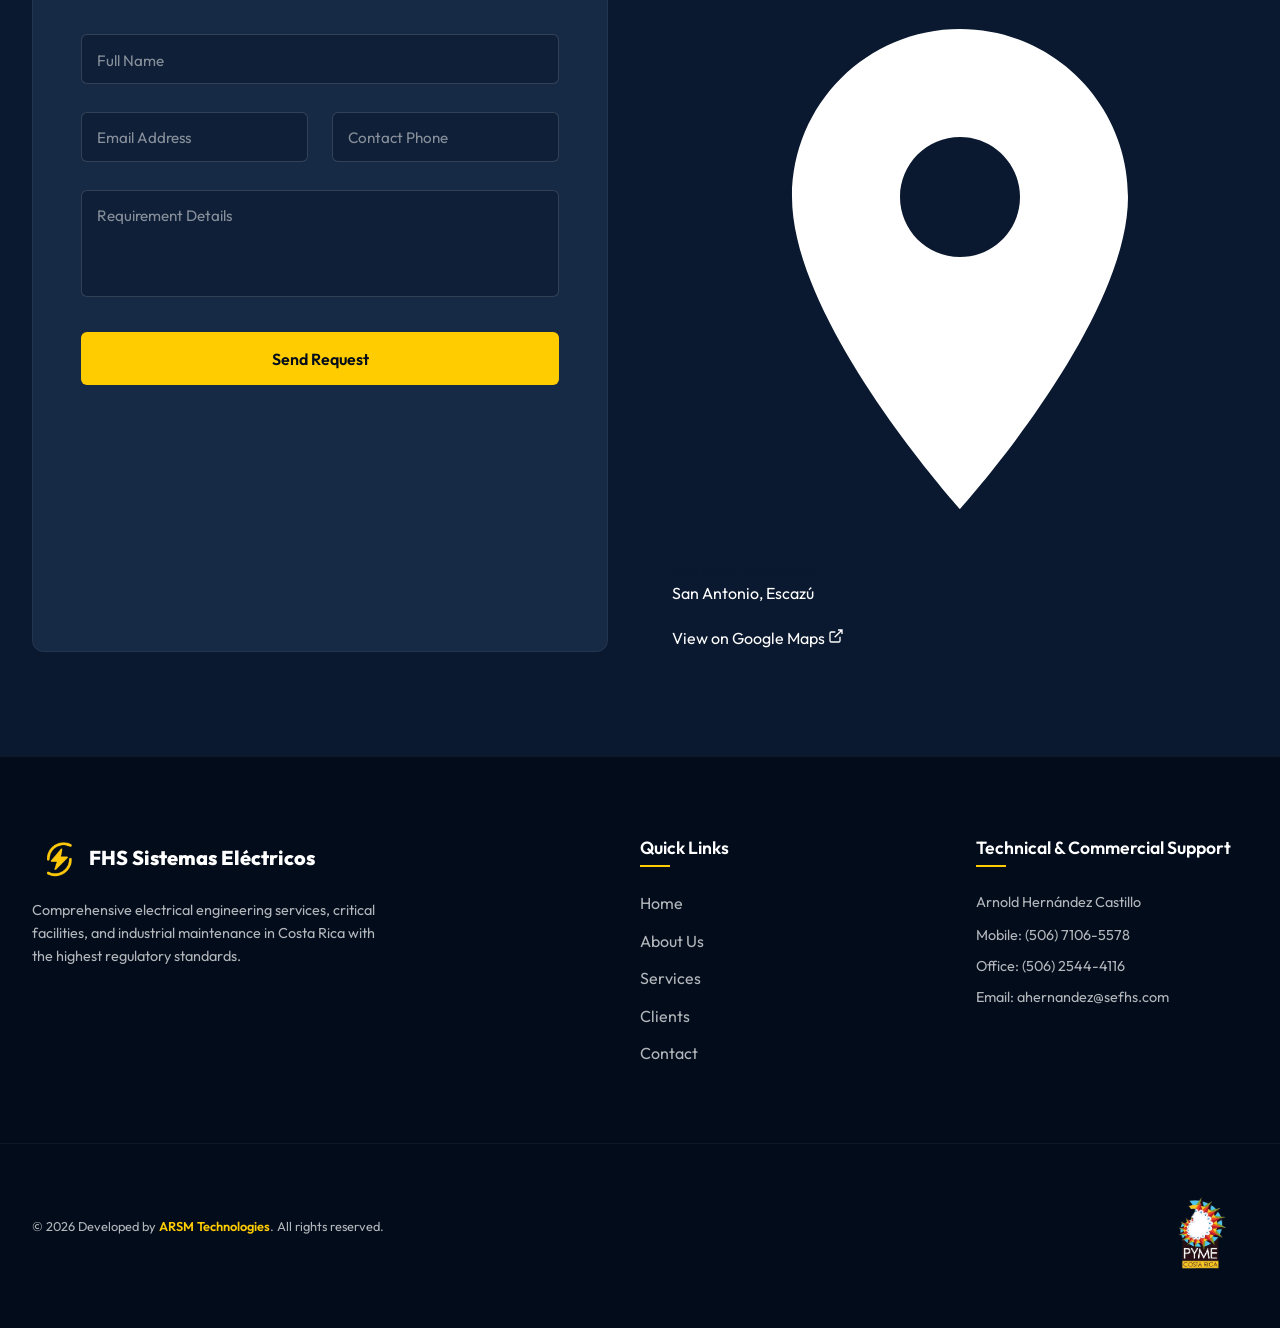
<file: index-en-oficial.html>
<!DOCTYPE html>
<html lang="en">

<head>
    <meta charset="UTF-8">
    <meta name="viewport" content="width=device-width, initial-scale=1.0">
    <link rel="icon" href="logo.png" type="image/png">

    <!-- SEO Meta Tags -->
    <title>FHS Sistemas Eléctricos | Engineering & Industrial Maintenance Costa Rica</title>
    <meta name="description"
        content="High-quality electrical solutions for public and private companies in Costa Rica. Strict compliance with NEC 2014 Electrical Code, control panels, and cleanrooms.">
    <meta name="keywords"
        content="FHS Sistemas Eléctricos, electrical engineering Costa Rica, industrial maintenance, medical cleanrooms, control panels, NEC 2014, PYME Costa Rica, Escazú, Arnold Hernández">
    <meta name="author" content="FHS Sistemas Eléctricos SRL">
    <link rel="canonical" href="https://sefhs.com/index-en.html">

    <!-- Open Graph / Facebook -->
    <meta property="og:type" content="website">
    <meta property="og:url" content="https://sefhs.com/index-en.html">
    <meta property="og:title" content="FHS Sistemas Eléctricos | Engineering & Industrial Maintenance">
    <meta property="og:description"
        content="Professional electrical services under NEC 2014 standards, industrial installations, medical cleanrooms, and preventive maintenance in Costa Rica.">
    <meta property="og:image" content="images/hero_cleanroom.png">

    <!-- Twitter -->
    <meta property="twitter:card" content="summary_large_image">
    <meta property="twitter:url" content="https://sefhs.com/index-en.html">
    <meta property="twitter:title" content="FHS Sistemas Eléctricos">
    <meta property="twitter:description"
        content="High-quality industrial electrical engineering and maintenance in Costa Rica. PYME 68225 certified and NEC 2014 compliant.">
    <meta property="twitter:image" content="images/hero_cleanroom.png">

    <!-- Google Fonts -->
    <link rel="preconnect" href="https://fonts.googleapis.com">
    <link rel="preconnect" href="https://fonts.gstatic.com" crossorigin>
    <link href="https://fonts.googleapis.com/css2?family=Outfit:wght@300;400;500;600;700;800&display=swap"
        rel="stylesheet">

    <!-- Custom CSS -->
    <link rel="stylesheet" href="styles.css">
</head>

<body>

    <!-- Header / Navbar -->
    <header class="navbar" id="navbar">
        <div class="nav-container">
            <a href="#inicio" class="logo-area" aria-label="FHS Home">
                <img src="logo.png" alt="FHS Sistemas Eléctricos Logo" class="logo-img">
                <span class="logo-text">FHS <span class="highlight-text">Sistemas Eléctricos</span></span>
            </a>
            <nav class="nav-links" id="nav-links" role="navigation" aria-label="Main menu">
                <a href="#inicio" class="nav-link active">Home</a>
                <a href="#nosotros" class="nav-link">About Us</a>
                <a href="#servicios" class="nav-link">Services</a>
                <a href="#clientes" class="nav-link">Clients</a>
                <a href="#contacto" class="nav-link">Contact</a>
            </nav>
            <div class="nav-cta">
                <!-- Botón de idioma (Inglés a Español) -->
                <a href="index.html" class="lang-toggle" aria-label="Cambiar a Español">ES</a>

                <a href="#contacto" class="btn btn-primary btn-quote">Request a Quote</a>
                <button class="burger-menu" id="burger-menu" aria-label="Open navigation menu" aria-expanded="false"
                    aria-controls="nav-links">
                    <span class="burger-bar"></span>
                    <span class="burger-bar"></span>
                    <span class="burger-bar"></span>
                </button>
            </div>
        </div>
    </header>

    <!-- Main Content -->
    <main>

        <!-- Hero Section -->
        <section id="inicio" class="hero-section"
            style="background-image: linear-gradient(to right, rgba(10, 25, 47, 0.1) 0%, rgba(10, 25, 47, 0.85) 50%, rgba(10, 25, 47, 1) 100%), url('images/hero_cleanroom.png'); background-position: left center;">
            <div class="container hero-container">
                <div class="hero-content fade-in">
                    <div class="badge-nec">
                        <svg class="icon-small" viewBox="0 0 24 24" fill="none" stroke="currentColor" stroke-width="2">
                            <path
                                d="M9 12l2 2 4-4M7.835 4.697a3.42 3.42 0 001.946-2.906 1.04 1.04 0 011.838 0 3.42 3.42 0 001.946 2.906 1.04 1.04 0 01.762.762 3.42 3.42 0 002.906 1.946 1.04 1.04 0 010 1.838 3.42 3.42 0 00-2.906 1.946 1.04 1.04 0 01-.762.762 3.42 3.42 0 00-1.946 2.906 1.04 1.04 0 01-1.838 0 3.42 3.42 0 00-1.946-2.906 1.04 1.04 0 01-.762-.762 3.42 3.42 0 00-2.906-1.946 1.04 1.04 0 010-1.838 3.42 3.42 0 002.906-1.946 1.04 1.04 0 01.762-.762z" />
                        </svg>
                        <span>NEC 2014 Safety Standard</span>
                    </div>
                    <h1>Electrical and maintenance solutions with high quality standards</h1>
                    <p>Providing services to public and private companies nationwide, in strict compliance with current
                        NEC 2014 standards.</p>
                    <div class="hero-actions">
                        <a href="#contacto" class="btn btn-accent btn-large">Request a Quote</a>
                        <a href="#servicios" class="btn btn-outline btn-large">View Services</a>
                    </div>
                </div>
            </div>
            <div class="hero-scroll-indicator">
                <a href="#nosotros" aria-label="Scroll to About Us section">
                    <svg class="scroll-arrow" viewBox="0 0 24 24" fill="none" stroke="currentColor" stroke-width="2">
                        <path d="M19 14l-7 7-7-7M12 21V3" />
                    </svg>
                </a>
            </div>
        </section>

        <!-- Nosotros Section -->
        <section id="nosotros" class="section-padding bg-light">
            <div class="container">
                <div class="grid-2-col align-center">
                    <div class="nosotros-text fade-in-left">
                        <span class="section-subtitle">Experience and Trust</span>
                        <h2>Who We Are and Our Commitment</h2>
                        <p class="lead-text">We are <strong>FHS Sistemas Eléctricos</strong>, a Costa Rican company
                            registered under the <strong>PYME Costa Rica brand (ID PYME 68225)</strong>. We specialize
                            in providing electrical engineering support, industrial assemblies, and specialized
                            maintenance to highly demanding sectors.</p>

                        <div class="commitment-card">
                            <div class="commitment-icon">
                                <svg viewBox="0 0 24 24" fill="none" stroke="currentColor" stroke-width="2">
                                    <path d="M12 22s8-4 8-10V5l-8-3-8 3v7c0 6 8 10 8 10z" />
                                </svg>
                            </div>
                            <div class="commitment-content">
                                <h3>Safety Guarantee</h3>
                                <p>All our engineering and design work is executed under strict compliance with the
                                    <strong>Costa Rica Electrical Code NEC 2014</strong>, the current official
                                    regulation that safeguards people's lives and the security of your company's assets.
                                </p>
                            </div>
                        </div>
                    </div>

                    <div class="nosotros-graphic fade-in-right">
                        <div class="graphic-wrapper">
                            <img src="images/thermal_inspection.png" alt="FHS Engineering and Electrical Maintenance"
                                class="main-graphic-img">
                            <div class="graphic-overlay-card">
                                <span class="overlay-number">100%</span>
                                <span class="overlay-text">Safety and Technical Compliance</span>
                            </div>
                        </div>
                    </div>
                </div>
            </div>
        </section>

        <!-- Servicios Section -->
        <section id="servicios" class="section-padding bg-dark text-white">
            <div class="container">
                <div class="section-header text-center">
                    <span class="section-subtitle highlight-text">Our Services</span>
                    <!--> <h2>Specialized Services</h2> -->
                    <p class="section-desc">We offer comprehensive turnkey solutions to optimize energy performance,
                        mechanical control, and the operational infrastructure of your company.</p>
                </div>

                <div class="grid-3-col grid-responsive mt-50">
                    <!-- Servicio 1 -->
                    <div class="service-card fade-in-up">
                        <div class="service-icon">
                            <svg viewBox="0 0 24 24" fill="none" stroke="currentColor" stroke-width="2">
                                <rect x="2" y="2" width="20" height="8" rx="2" ry="2" />
                                <rect x="2" y="14" width="20" height="8" rx="2" ry="2" />
                                <line x1="6" y1="6" x2="6.01" y2="6" />
                                <line x1="6" y1="18" x2="6.01" y2="18" />
                            </svg>
                        </div>
                        <h3>Electrical Installations</h3>
                        <p>High-power service drops (480 VAC, 208 VAC), technical support systems, industrial conduits,
                            transformers, and professional lighting circuits.</p>
                        <button class="btn btn-text open-modal" data-modal="modal-instalaciones">View details
                            &rarr;</button>
                    </div>

                    <!-- Servicio 2 -->
                    <div class="service-card fade-in-up" data-delay="100">
                        <div class="service-icon">
                            <svg viewBox="0 0 24 24" fill="none" stroke="currentColor" stroke-width="2">
                                <rect x="3" y="3" width="18" height="18" rx="2" />
                                <path d="M21 12H3" />
                                <path d="M12 3v18" />
                                <circle cx="7.5" cy="7.5" r="1.5" />
                                <circle cx="16.5" cy="16.5" r="1.5" />
                            </svg>
                        </div>
                        <h3>Control Panels</h3>
                        <p>Design of electrical diagrams and plans, professional assembly of control and power panels,
                            along with their respective on-site installation and commissioning.</p>
                        <button class="btn btn-text open-modal" data-modal="modal-tableros">View details &rarr;</button>
                    </div>

                    <!-- Servicio 3 -->
                    <div class="service-card fade-in-up" data-delay="200">
                        <div class="service-icon">
                            <svg viewBox="0 0 24 24" fill="none" stroke="currentColor" stroke-width="2">
                                <path d="M20.38 3.46L16 7.84M2 22l4.84-4.38" />
                                <path d="M16 3H21v5M8 21H3v-5" />
                                <rect x="8" y="8" width="8" height="8" rx="2" />
                            </svg>
                        </div>
                        <h3>Cleanroom Facilities</h3>
                        <p>Enabling and installing services for the medical industry: structured cabling, work bubbles,
                            power drops, compressed air, and workbenches.</p>
                        <button class="btn btn-text open-modal" data-modal="modal-cuartos-limpios">View details
                            &rarr;</button>
                    </div>

                    <!-- Servicio 4 -->
                    <div class="service-card fade-in-up">
                        <div class="service-icon">
                            <svg viewBox="0 0 24 24" fill="none" stroke="currentColor" stroke-width="2">
                                <path d="M12 2v20M17 5H9.5a3.5 3.5 0 0 0 0 7h5a3.5 3.5 0 0 1 0 7H6" />
                            </svg>
                        </div>
                        <h3>Electrical Maintenance</h3>
                        <p>Corrective, preventive, and predictive plans aimed at operational continuity: certified
                            thermography, fault repair, and deep cleaning of panels.</p>
                        <button class="btn btn-text open-modal" data-modal="modal-mantenimiento">View details
                            &rarr;</button>
                    </div>

                    <!-- Servicio 5 -->
                    <div class="service-card fade-in-up" data-delay="100">
                        <div class="service-icon">
                            <svg viewBox="0 0 24 24" fill="none" stroke="currentColor" stroke-width="2">
                                <path d="M3 9l9-7 9 7v11a2 2 0 0 1-2 2H5a2 2 0 0 1-2-2z" />
                                <polyline points="9 22 9 12 15 12 15 22" />
                            </svg>
                        </div>
                        <h3>Building Maintenance</h3>
                        <p>Minor civil works for adaptations, specialized plumbing services, and complete logistics for
                            the purchase and timely delivery of spare parts and materials.</p>
                        <button class="btn btn-text open-modal" data-modal="modal-edificio">View details &rarr;</button>
                    </div>

                    <!-- Servicio 6 -->
                    <div class="service-card fade-in-up" data-delay="200">
                        <div class="service-icon">
                            <svg viewBox="0 0 24 24" fill="none" stroke="currentColor" stroke-width="2">
                                <path d="M17 21v-2a4 4 0 0 0-4-4H5a4 4 0 0 0-4 4v2" />
                                <circle cx="9" cy="7" r="4" />
                                <path d="M23 21v-2a4 4 0 0 0-3-3.87" />
                                <path d="M16 3.13a4 4 0 0 1 0 7.75" />
                            </svg>
                        </div>
                        <h3>Personnel Subcontracting</h3>
                        <p>Provision of technical maintenance personnel through professional services and specialized
                            handyman services for temporary or permanent support in your plant.</p>
                        <button class="btn btn-text open-modal" data-modal="modal-personal">View details &rarr;</button>
                    </div>
                </div>
            </div>
        </section>

        <!-- Clientes Section -->
        <section id="clientes" class="section-padding bg-light">
            <div class="container">
                <div class="section-header text-center">
                    <span class="section-subtitle">Our Track Record</span>
                    <h2>Clients Who Trust Us</h2>
                    <p class="section-desc">We guarantee excellence in service to public sector institutions, leading
                        medical sector companies, and free trade zones in Costa Rica.</p>
                </div>

                <!-- Carousel 1: Sector Médico / Zonas Francas -->
                <div class="carousel-wrapper mt-50">
                    <h3 class="carousel-section-title">Medical Sector and Free Trade Zones</h3>
                    <div class="logo-carousel" id="medico-carousel">
                        <div class="carousel-track">
                            <!-- Lista Original (sin CooperVision) + Nuevos clientes -->
                            <div class="client-logo-card"><span>Establishment Labs</span></div>
                            <div class="client-logo-card"><span>Abbott</span></div>
                            <div class="client-logo-card"><span>Confluent</span></div>
                            <div class="client-logo-card"><span>ICU Medical</span></div>
                            <div class="client-logo-card"><span>Boston Scientific</span></div>
                            <div class="client-logo-card"><span>Theragenics</span></div>
                            <div class="client-logo-card">
    <img src="images/logo-arcos-dorados.png" alt="Logo Arcos Dorados" class="client-logo-img">
    <span>Arcos Dorados</span>
</div>
                            <div class="client-logo-card">
    <img src="images/logo-dospinos.png" alt="Logo Dos Pinos" class="client-logo-img">
    <span>Dos Pinos</span>
</div>
<div class="client-logo-card">
    <img src="images/logo-align.png" alt="Logo Align" class="client-logo-img">
    <span>Align</span>
</div>
                            <div class="client-logo-card"><span>Steris</span></div>
                            <div class="client-logo-card"><span>Alrotek</span></div>
                            <div class="client-logo-card"><span>Align Technology</span></div>
                            <div class="client-logo-card">
    <img src="images/logo-Nextern.png" alt="Logo Nextern" class="client-logo-img">
    <span>Nextern</span>
</div>

<div class="client-logo-card">
    <img src="images/logo-Climatisa.png" alt="Logo Climatisa" class="client-logo-img">
    <span>Climatisa</span>
</div>
                            
                            
                            <!-- Duplicados (Necesarios para el efecto de scroll infinito) -->
                            <div class="client-logo-card"><span>Establishment Labs</span></div>
                            <div class="client-logo-card"><span>Abbott</span></div>
                            <div class="client-logo-card"><span>Confluent</span></div>
                            <div class="client-logo-card"><span>ICU Medical</span></div>
                            <div class="client-logo-card"><span>Boston Scientific</span></div>
                            <div class="client-logo-card"><span>Theragenics</span></div>
                            <div class="client-logo-card">
    <img src="images/logo-arcos-dorados.png" alt="Logo Arcos Dorados" class="client-logo-img">
    <span>Arcos Dorados</span>
</div>
                            <div class="client-logo-card">
    <img src="images/logo-dospinos.png" alt="Logo Dos Pinos" class="client-logo-img">
    <span>Dos Pinos</span>
</div>
<div class="client-logo-card">
    <img src="images/logo-align.png" alt="Logo Align" class="client-logo-img">
    <span>Align</span>
</div>
                            <div class="client-logo-card"><span>Steris</span></div>
                            <div class="client-logo-card"><span>Alrotek</span></div>
                            <div class="client-logo-card"><span>Align Technology</span></div>
                            <div class="client-logo-card">
    <img src="images/logo-Nextern.png" alt="Logo Nextern" class="client-logo-img">
    <span>Nextern</span>
</div>

<div class="client-logo-card">
    <img src="images/logo-Climatisa.png" alt="Logo Climatisa" class="client-logo-img">
    <span>Climatisa</span>
</div>
                            
                        </div>
                    </div>
                </div>

                <!-- Carousel 2: Sector Público & Alianzas -->
                <div class="carousel-wrapper mt-40">
                    <h3 class="carousel-section-title">Public Sector and Commercial Alliances</h3>
                    <div class="logo-carousel reverse-scroll" id="publico-carousel">
                        <div class="carousel-track">
                            <div class="client-logo-card public-sector"><span>INS</span></div>
                            <div class="client-logo-card public-sector"><span>Banco Central</span></div>
                            <div class="client-logo-card public-sector"><span>Archivo Nacional</span></div>
                            <div class="client-logo-card alliance-sector"><span>Trane (Alliance)</span></div>
                            <!-- Duplicates -->
                            <div class="client-logo-card public-sector"><span>INS</span></div>
                            <div class="client-logo-card public-sector"><span>Banco Central</span></div>
                            <div class="client-logo-card public-sector"><span>Archivo Nacional</span></div>
                            <div class="client-logo-card alliance-sector"><span>Trane (Alliance)</span></div>
                        </div>
                    </div>
                </div>
            </div>
        </section>

        <!-- Contacto Section -->
        <section id="contacto" class="section-padding bg-dark text-white">
            <div class="container">
                <div class="grid-2-col">
                    <!-- Contact Form -->
                    <div class="contacto-form-wrapper">
                        <span class="section-subtitle highlight-text">Start a Project</span>
                        <h2>Request a Quote</h2>
                        <p class="form-instructions">Fill out the form and we will contact you within 24 hours.</p>

                        <form id="contact-form" class="mt-30" novalidate>
                            <div class="form-group">
                                <input type="text" id="name" name="name" required placeholder=" ">
                                <label for="name">Full Name</label>
                                <span class="error-msg" id="name-error">Name is required</span>
                            </div>
                            <div class="form-row">
                                <div class="form-group">
                                    <input type="email" id="email" name="email" required placeholder=" ">
                                    <label for="email">Email Address</label>
                                    <span class="error-msg" id="email-error">Enter a valid email</span>
                                </div>
                                <div class="form-group">
                                    <input type="tel" id="phone" name="phone" required placeholder=" ">
                                    <label for="phone">Contact Phone</label>
                                    <span class="error-msg" id="phone-error">Phone is required</span>
                                </div>
                            </div>
                            <div class="form-group">
                                <textarea id="message" name="message" rows="4" required placeholder=" "></textarea>
                                <label for="message">Requirement Details</label>
                                <span class="error-msg" id="message-error">Please describe what you need</span>
                            </div>
                            <button type="submit" class="btn btn-accent btn-large w-100" id="submit-btn">
                                <span class="btn-text">Send Request</span>
                                <span class="spinner" id="form-spinner"></span>
                            </button>
                            <div class="form-success-alert" id="form-success">
                                <svg class="alert-icon" viewBox="0 0 24 24" fill="none" stroke="currentColor"
                                    stroke-width="2">
                                    <polyline points="20 6 9 17 4 12" />
                                </svg>
                                <div>
                                    <h4>Request Sent Successfully!</h4>
                                    <p>Your request has been registered. Arnold Hernández will contact you soon.</p>
                                </div>
                            </div>
                        </form>
                    </div>

                    <!-- Direct Contact & Location Info -->
                    <div class="contacto-info-wrapper">
                        <!--<span class="section-subtitle highlight-text">Direct Contact</span>
                        <h2>Commercial Information</h2>
                        
                        <div class="contact-details mt-30">
                            <div class="contact-detail-item">
                                <div class="detail-icon">
                                    <svg viewBox="0 0 24 24" fill="none" stroke="currentColor" stroke-width="2">
                                        <path d="M20 21v-2a4 4 0 0 0-4-4H5a4 4 0 0 0-4 4v2" />
                                        <circle cx="9" cy="7" r="4" />
                                        <path d="M23 21v-2a4 4 0 0 0-3-3.87M16 3.13a4 4 0 0 1 0 7.75" />
                                    </svg>
                                </div>
                                <div class="detail-content">
                                    <h4>Technical Representative</h4>
                                    <p class="highlight-text-light">Arnold Hernández Castillo</p>
                                </div>
                            </div>

                            <div class="contact-detail-item">
                                <div class="detail-icon">
                                    <svg viewBox="0 0 24 24" fill="none" stroke="currentColor" stroke-width="2">
                                        <path d="M22 16.92v3a2 2 0 0 1-2.18 2 19.79 19.79 0 0 1-8.63-3.07 19.5 19.5 0 0 1-6-6 19.79 19.79 0 0 1-3.07-8.67A2 2 0 0 1 4.11 2h3a2 2 0 0 1 2 1.72 12.84 12.84 0 0 0 .7 2.81 2 2 0 0 1-.45 2.11L8.09 9.91a16 16 0 0 0 6 6l1.27-1.27a2 2 0 0 1 2.11-.45 12.84 12.84 0 0 0 2.81.7A2 2 0 0 1 22 16.92z" />
                                    </svg>
                                </div>
                                <div class="detail-content">
                                    <h4>Contact Phones</h4>
                                    <p>Office: <a href="tel:+50625444116" class="phone-link">(506) 2544-4116</a></p>
                                    <p>Mobile: <a href="tel:+50671065578" class="phone-link">(506) 7106-5578</a></p>
                                </div>
                            </div>

                            <div class="contact-detail-item">
                                <div class="detail-icon">
                                    <svg viewBox="0 0 24 24" fill="none" stroke="currentColor" stroke-width="2">
                                        <path d="M4 4h16c1.1 0 2 .9 2 2v12c0 1.1-.9 2-2 2H4c-1.1 0-2-.9-2-2V6c0-1.1.9-2 2-2z" />
                                        <polyline points="22,6 12,13 2,6" />
                                    </svg>
                                </div>
                                <div class="detail-content">
                                    <h4>Corporate Email</h4>
                                    <p><a href="mailto:ahernandez@sefhs.com" class="email-link">ahernandez@sefhs.com</a></p>
                                </div>
                            </div>

                            <div class="contact-detail-item">
                                <div class="detail-icon">
                                    <svg viewBox="0 0 24 24" fill="none" stroke="currentColor" stroke-width="2">
                                        <path d="M21 10c0 7-9 13-9 13s-9-6-9-13a9 9 0 0 1 18 0z" />
                                        <circle cx="12" cy="10" r="3" />
                                    </svg>
                                </div>
                                <div class="detail-content">
                                    <h4>Physical Location</h4>
                                    <p>San Antonio, Escazú, San José, Costa Rica</p>
                                </div>
                            </div>
                        </div> -->


                        <!-- Catalog Download -->
                        <div class="catalog-download-box mt-30">
                            <div class="catalog-info">
                                <svg class="pdf-icon" viewBox="0 0 24 24" fill="none" stroke="currentColor"
                                    stroke-width="2">
                                    <path d="M14 2H6a2 2 0 0 0-2 2v16a2 2 0 0 0 2 2h12a2 2 0 0 0 2-2V8z" />
                                    <polyline points="14 2 14 8 20 8" />
                                    <line x1="16" y1="13" x2="8" y2="13" />
                                    <line x1="16" y1="17" x2="8" y2="17" />
                                </svg>
                                <div>
                                    <h4>FHS Services Catalog 2026</h4>
                                    <p>Download our official brochure in PDF format.</p>
                                </div>
                            </div>
                            <a href="CatalogodeServiciosFHS-2026.pdf" download
                                class="btn btn-accent btn-small download-catalog-btn">Download PDF</a>
                        </div>

                        <!-- Stylized Map Container -->
                        <div class="map-container-styled mt-30">
                            <div class="map-inner">
                                <div class="map-marker">
                                    <div class="marker-pulse"></div>
                                    <svg viewBox="0 0 24 24" fill="currentColor" class="marker-icon">
                                        <path
                                            d="M12 2C8.13 2 5 5.13 5 9c0 5.25 7 13 7 13s7-7.75 7-13c0-3.87-3.13-7-7-7zm0 9.5c-1.38 0-2.5-1.12-2.5-2.5s1.12-2.5 2.5-2.5 2.5 1.12 2.5 2.5-1.12 2.5-2.5 2.5z" />
                                    </svg>
                                </div>
                                <div class="map-label">
                                    <h5>FHS Sistemas Eléctricos</h5>
                                    <p>San Antonio, Escazú</p>
                                </div>
                            </div>
                            <a href="https://www.google.com/maps?q=9.893349129291229,-84.1263939775123" target="_blank"
                                rel="noopener noreferrer" class="map-link-btn">
                                <span>View on Google Maps</span>
                                <svg class="icon-small" viewBox="0 0 24 24" fill="none" stroke="currentColor"
                                    stroke-width="2">
                                    <path
                                        d="M18 13v6a2 2 0 0 1-2 2H5a2 2 0 0 1-2-2V8a2 2 0 0 1 2-2h6M15 3h6v6M10 14L21 3" />
                                </svg>
                            </a>
                        </div>
                    </div>
                </div>
            </div>
        </section>

    </main>

    <!-- Footer -->
    <footer class="main-footer">
        <div class="container footer-grid">
            <div class="footer-col brand-col">
                <div class="footer-logo">
                    <img src="logo.png" alt="FHS Sistemas Eléctricos" class="logo-img">
                    <span>FHS Sistemas Eléctricos</span>
                </div>
                <p>Comprehensive electrical engineering services, critical facilities, and industrial maintenance in
                    Costa Rica with the highest regulatory standards.</p>
                <div class="legal-badge mt-20">
                    <!-- <span class="legal-badge-title">Corporate ID:</span> -->
                    <!-- <span class="legal-badge-number">3-102-800394</span> -->
                </div>
            </div>

            <div class="footer-col links-col">
                <h4>Quick Links</h4>
                <ul>
                    <li><a href="#inicio">Home</a></li>
                    <li><a href="#nosotros">About Us</a></li>
                    <li><a href="#servicios">Services</a></li>
                    <li><a href="#clientes">Clients</a></li>
                    <li><a href="#contacto">Contact</a></li>
                </ul>
            </div>

            <div class="footer-col contact-col">
                <h4>Technical & Commercial Support</h4>
                <p>Arnold Hernández Castillo</p>
                <p class="mt-10">Mobile: <a href="tel:+50671065578">(506) 7106-5578</a></p>
                <p>Office: <a href="tel:+50625444116">(506) 2544-4116</a></p>
                <p>Email: <a href="mailto:ahernandez@sefhs.com">ahernandez@sefhs.com</a></p>
            </div>
        </div>
        <div class="footer-bottom">
            <div class="container footer-bottom-flex">
                <p>&copy; 2026 Developed by <a href="https://www.arsmtech.com/" target="_blank"
                        rel="noopener noreferrer" class="dev-link">ARSM Technologies</a>. All rights reserved.</p>
                <!-- Logo de cumplimiento -->
                <img src="images/logo-pyme.png" alt="NEC 2014 Compliance" class="compliance-logo">
            </div>
        </div>
    </footer>

    <!-- Floating WhatsApp Button -->
    <a href="https://wa.me/50671065578?text=Hello,%20I%20would%20like%20to%20request%20a%20quote%20for%20electrical%20services."
        class="whatsapp-float-btn" id="whatsapp-btn" target="_blank" rel="noopener noreferrer"
        aria-label="Open support chat on WhatsApp">
        <svg class="whatsapp-icon" viewBox="0 0 24 24" fill="currentColor">
            <path
                d="M12.012 2c-5.506 0-9.988 4.482-9.988 9.988 0 1.761.46 3.473 1.336 4.987l-1.42 5.187 5.308-1.393c1.458.795 3.093 1.213 4.757 1.214h.004c5.505 0 9.987-4.482 9.987-9.989.001-2.66-1.034-5.159-2.919-7.046C17.19 3.033 14.697 2 12.012 2zm6.398 13.91c-.279.789-1.392 1.458-1.921 1.547-.48.082-.968.112-2.923-.655-2.502-.98-4.116-3.535-4.241-3.702-.125-.167-.92-1.223-.92-2.333 0-1.11.58-1.655.787-1.875.207-.221.453-.277.604-.277.151 0 .303.001.434.007.139.006.326-.053.511.395.19.462.651 1.587.708 1.702.057.115.094.248.019.398-.076.15-.113.244-.226.376-.113.132-.236.294-.339.395-.113.11-.231.23-.099.458.132.227.587.968 1.26 1.567.868.774 1.599 1.013 1.825 1.126.227.113.359.096.491-.057.132-.153.567-.66.718-.886.151-.226.302-.189.51-.113.208.076 1.32.622 1.547.735.227.113.377.169.434.267.057.098.057.567-.222 1.356z" />
        </svg>
        <span class="whatsapp-tooltip">How can we help you?</span>
    </a>

    <!-- Modals definitions -->

    <!-- Modal 1: Instalaciones Eléctricas -->
    <div id="modal-instalaciones" class="modal" role="dialog" aria-modal="true" aria-labelledby="title-modal-1">
        <div class="modal-content">
            <button class="modal-close" aria-label="Close modal">&times;</button>
            <div class="modal-header">
                <div class="modal-header-icon">
                    <svg viewBox="0 0 24 24" fill="none" stroke="currentColor" stroke-width="2">
                        <rect x="2" y="2" width="20" height="8" rx="2" ry="2" />
                        <rect x="2" y="14" width="20" height="8" rx="2" ry="2" />
                    </svg>
                </div>
                <h3 id="title-modal-1">Electrical Installations</h3>
            </div>
            <div class="modal-body">
                <p class="modal-lead">We develop assemblies and wiring for all types of electrical infrastructure
                    projects, ensuring energy efficiency and full compliance with NEC 2014.</p>
                <h4 class="mt-20">Technical Scope of Service:</h4>
                <ul class="modal-list">
                    <li><strong>Support and Conduit:</strong> Installation of cable trays, EMT/IMC/RMC piping, and metal
                        duct systems.</li>
                    <li><strong>Power Wiring:</strong> Laying and interconnection of large gauge electrical conductors
                        for medium and low voltage.</li>
                    <li><strong>Service Drops:</strong> Installation and configuration of service drops in 480 VAC, 208
                        VAC, 120 VAC, and other specific voltage levels.</li>
                    <li><strong>Panels and Transformers:</strong> Installation, anchoring, and wiring of general
                        distribution panels (sub-panels) and dry or oil-filled transformers.</li>
                    <li><strong>Lighting Circuits:</strong> Installation of commercial and industrial lighting systems
                        with high-efficiency LED technology.</li>
                    <li><strong>Motors and Water Pumps:</strong> Connection, parameterization, and maintenance of
                        industrial electric motors and water pumping systems.</li>
                    <li><strong>Carbon Monoxide (CO) Detection:</strong> Design and installation of safety systems for
                        CO detection in parking lots and enclosed spaces.</li>
                </ul>
            </div>
            <div class="modal-footer">
                <a href="#contacto" class="btn btn-accent close-modal-action">Request this Service</a>
            </div>
        </div>
    </div>

    <!-- Modal 2: Tableros de Control -->
    <div id="modal-tableros" class="modal" role="dialog" aria-modal="true" aria-labelledby="title-modal-2">
        <div class="modal-content">
            <button class="modal-close" aria-label="Close modal">&times;</button>
            <div class="modal-header">
                <div class="modal-header-icon">
                    <svg viewBox="0 0 24 24" fill="none" stroke="currentColor" stroke-width="2">
                        <rect x="3" y="3" width="18" height="18" rx="2" />
                        <path d="M21 12H3" />
                        <path d="M12 3v18" />
                    </svg>
                </div>
                <h3 id="title-modal-2">Design and Assembly of Control Panels</h3>
            </div>
            <div class="modal-body">
                <p class="modal-lead">We automate and control your industrial processes through the design and assembly
                    of high-precision electrical panels tailored to your needs.</p>
                <h4 class="mt-20">Technical Scope of Service:</h4>
                <ul class="modal-list">
                    <li><strong>Electrical Plan Design:</strong> Preparation of single-line and multi-line diagrams, as
                        well as command and control schemes using engineering CAD software.</li>
                    <li><strong>Panel Assembly:</strong> Physical distribution, mounting, and wiring of components in
                        the cabinet (contactors, thermal relays, PLCs, frequency inverters, fuses, and protections).
                    </li>
                    <li><strong>Standardized Marking and Labeling:</strong> Clear identification of cables and
                        components using durable industrial labels, facilitating future maintenance.</li>
                    <li><strong>Workshop Testing (FAT):</strong> Exhaustive operational tests prior to dispatch to
                        ensure correct logical and electrical functioning.</li>
                    <li><strong>Installation and Commissioning:</strong> Physical anchoring in the plant, field
                        connection, on-site operational tests (SAT), and technical handover.</li>
                </ul>
            </div>
            <div class="modal-footer">
                <a href="#contacto" class="btn btn-accent close-modal-action">Request this Service</a>
            </div>
        </div>
    </div>

    <!-- Modal 3: Facilidades en Cuartos Limpios -->
    <div id="modal-cuartos-limpios" class="modal" role="dialog" aria-modal="true" aria-labelledby="title-modal-3">
        <div class="modal-content">
            <button class="modal-close" aria-label="Close modal">&times;</button>
            <div class="modal-header">
                <div class="modal-header-icon">
                    <svg viewBox="0 0 24 24" fill="none" stroke="currentColor" stroke-width="2">
                        <rect x="8" y="8" width="8" height="8" rx="2" />
                    </svg>
                </div>
                <h3 id="title-modal-3">Cleanroom Facilities</h3>
            </div>
            <div class="modal-body">
                <p class="modal-lead">We adapt critical manufacturing spaces in the medical and electronic industries,
                    complying with the sterility and order standards your plant requires.</p>
                <h4 class="mt-20">Technical Scope of Service:</h4>
                <ul class="modal-list">
                    <li><strong>Structured Cabling:</strong> Data networks (Cat6/Cat6A), clean telecommunications
                        conduits, and professional rack dressing.</li>
                    <li><strong>Work Bubbles:</strong> Structural assembly and electrical installation for isolation
                        bubbles or specific device assembly areas.</li>
                    <li><strong>Power Drops:</strong> Drop connections from the ceiling to workbenches, integrating
                        regulated electrical outlets, data, and mechanical services.</li>
                    <li><strong>Compressed Air:</strong> Specialized pneumatic piping of stainless steel or aluminum
                        with quick couplings for pneumatic tools at workstations.</li>
                    <li><strong>Workbench Conditioning:</strong> Installation of integrated power strips, localized
                        lighting, and ergonomic support for medical stations.</li>
                </ul>
            </div>
            <div class="modal-footer">
                <a href="#contacto" class="btn btn-accent close-modal-action">Request this Service</a>
            </div>
        </div>
    </div>

    <!-- Modal 4: Mantenimiento Eléctrico -->
    <div id="modal-mantenimiento" class="modal" role="dialog" aria-modal="true" aria-labelledby="title-modal-4">
        <div class="modal-content">
            <button class="modal-close" aria-label="Close modal">&times;</button>
            <div class="modal-header">
                <div class="modal-header-icon">
                    <svg viewBox="0 0 24 24" fill="none" stroke="currentColor" stroke-width="2">
                        <path d="M12 2v20M17 5H9.5a3.5 3.5 0 0 0 0 7h5a3.5 3.5 0 0 1 0 7H6" />
                    </svg>
                </div>
                <h3 id="title-modal-4">Electrical Maintenance</h3>
            </div>
            <div class="modal-body">
                <p class="modal-lead">We prevent unexpected stoppages in your production through diagnostic routines and
                    high-engineering predictive and preventive maintenance.</p>
                <h4 class="mt-20">Technical Scope of Service:</h4>
                <ul class="modal-list">
                    <li><strong>Thermographic Inspection:</strong> Identification of hot spots and false contacts in
                        distribution panels using thermal cameras, issuing a detailed report.</li>
                    <li><strong>Preventive Maintenance:</strong> Tightening and torque of terminals with torque
                        wrenches, internal cleaning of cabinets by vacuuming/dielectric solvents.</li>
                    <li><strong>24/7 Corrective Service:</strong> Diagnosis and repair of emergency electrical faults,
                        replacement of defective contactors, switches, and burnt wiring.</li>
                    <li><strong>Electrical Measurements:</strong> Recording of load parameters (current, voltage, phase
                        unbalance) to verify the health status of the installation.</li>
                </ul>
            </div>
            <div class="modal-footer">
                <a href="#contacto" class="btn btn-accent close-modal-action">Request this Service</a>
            </div>
        </div>
    </div>

    <!-- Modal 5: Mantenimiento de Edificio -->
    <div id="modal-edificio" class="modal" role="dialog" aria-modal="true" aria-labelledby="title-modal-5">
        <div class="modal-content">
            <button class="modal-close" aria-label="Close modal">&times;</button>
            <div class="modal-header">
                <div class="modal-header-icon">
                    <svg viewBox="0 0 24 24" fill="none" stroke="currentColor" stroke-width="2">
                        <path d="M3 9l9-7 9 7v11a2 2 0 0 1-2 2H5a2 2 0 0 1-2-2z" />
                    </svg>
                </div>
                <h3 id="title-modal-5">Building Maintenance (Facilities)</h3>
            </div>
            <div class="modal-body">
                <p class="modal-lead">We provide general support to the civil installations, plumbing, and technical
                    supply logistics of your plant or corporate building.</p>
                <h4 class="mt-20">Technical Scope of Service:</h4>
                <ul class="modal-list">
                    <li><strong>Minor Civil Works:</strong> Wall repairs, industrial floor painting or safety
                        demarcations, and installation of light metal structures.</li>
                    <li><strong>Plumbing and Hydraulics:</strong> Preventive maintenance of drinking water networks,
                        drains, leak repair, maintenance of flushometers and commercial faucets.</li>
                    <li><strong>Spare Parts and Materials Management:</strong> Quoting service, quick purchase, and
                        direct delivery to the plant of critical electromechanical spare parts and technical supplies.
                    </li>
                </ul>
            </div>
            <div class="modal-footer">
                <a href="#contacto" class="btn btn-accent close-modal-action">Request this Service</a>
            </div>
        </div>
    </div>

    <!-- Modal 6: Subcontratación de Personal -->
    <div id="modal-personal" class="modal" role="dialog" aria-modal="true" aria-labelledby="title-modal-6">
        <div class="modal-content">
            <button class="modal-close" aria-label="Close modal">&times;</button>
            <div class="modal-header">
                <div class="modal-header-icon">
                    <svg viewBox="0 0 24 24" fill="none" stroke="currentColor" stroke-width="2">
                        <path d="M17 21v-2a4 4 0 0 0-4-4H5a4 4 0 0 0-4 4v2" />
                    </svg>
                </div>
                <h3 id="title-modal-6">Personnel Subcontracting (Staffing & Handyman)</h3>
            </div>
            <div class="modal-body">
                <p class="modal-lead">Make your operating costs flexible by relying on specialized, trained technical
                    personnel ready to join your maintenance team.</p>
                <h4 class="mt-20">Technical Scope of Service:</h4>
                <ul class="modal-list">
                    <li><strong>Technicians through Professional Services:</strong> Qualified personnel (electricians,
                        electromechanics) by the hour, day, or week for expansion projects or plant shutdowns.</li>
                    <li><strong>On-Site Handyman Service:</strong> Fixed or periodic assignment of a general maintenance
                        technician to perform routine preventive maintenance of building infrastructure.</li>
                    <li><strong>Compliance with Labor Obligations:</strong> FHS handles the total employer-employee
                        management, insurance, and occupational safety induction (HSE), mitigating legal risk for your
                        company.</li>
                </ul>
            </div>
            <div class="modal-footer">
                <a href="#contacto" class="btn btn-accent close-modal-action">Request this Service</a>
            </div>
        </div>
    </div>

    <!-- Custom JS -->
    <script src="app.js"></script>
</body>

</html>
</file>
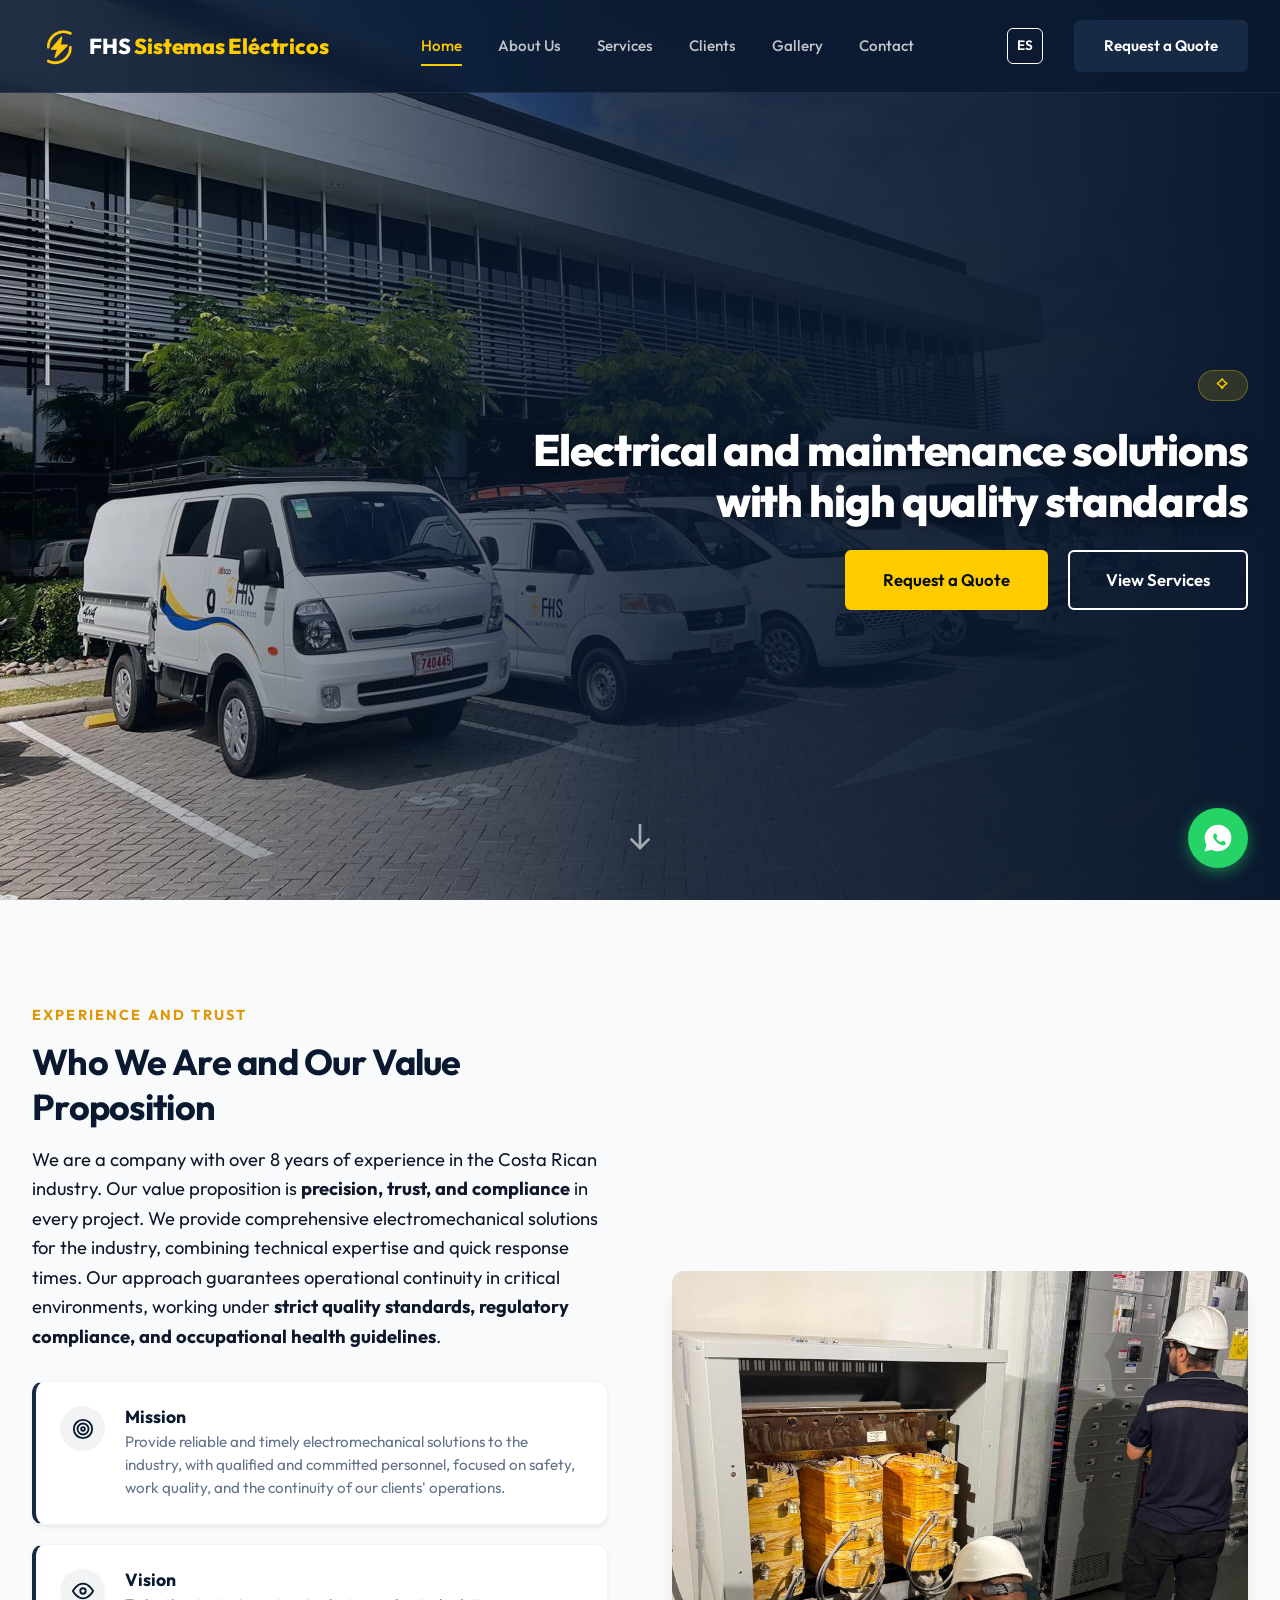
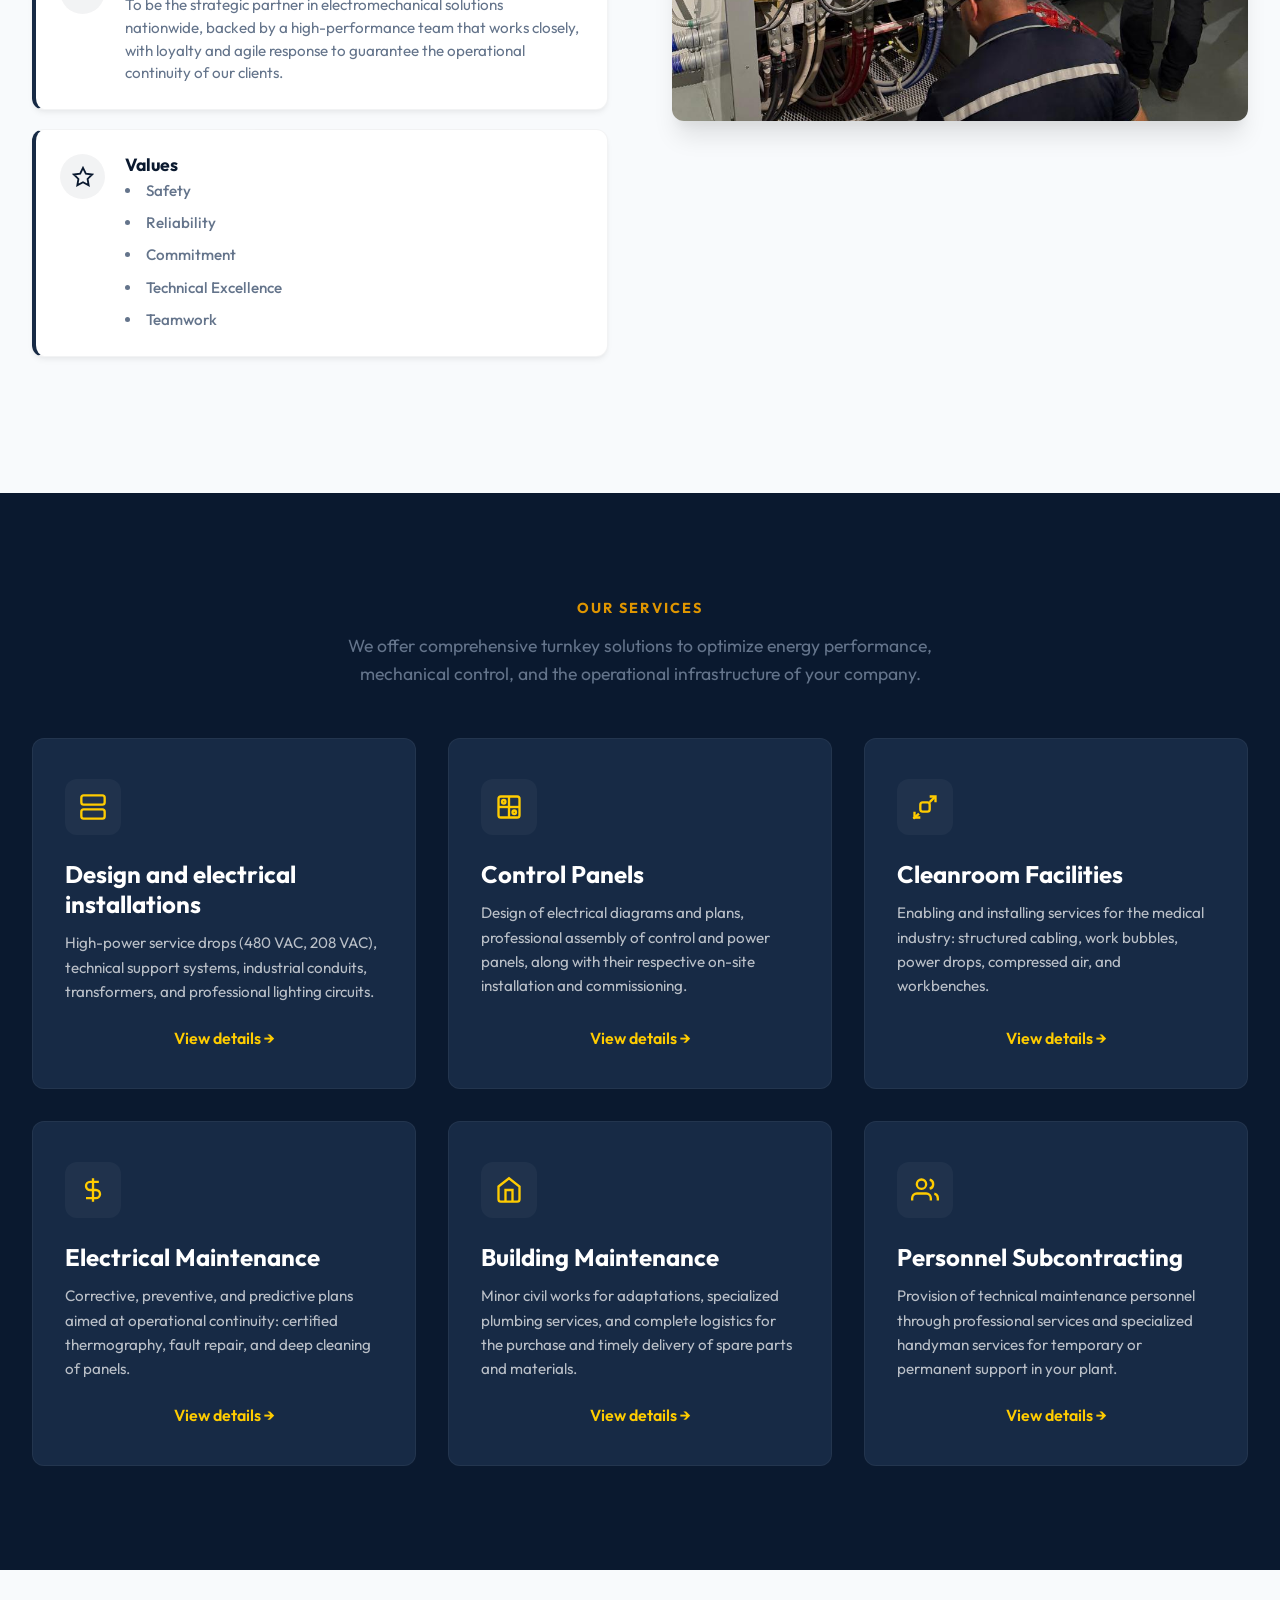
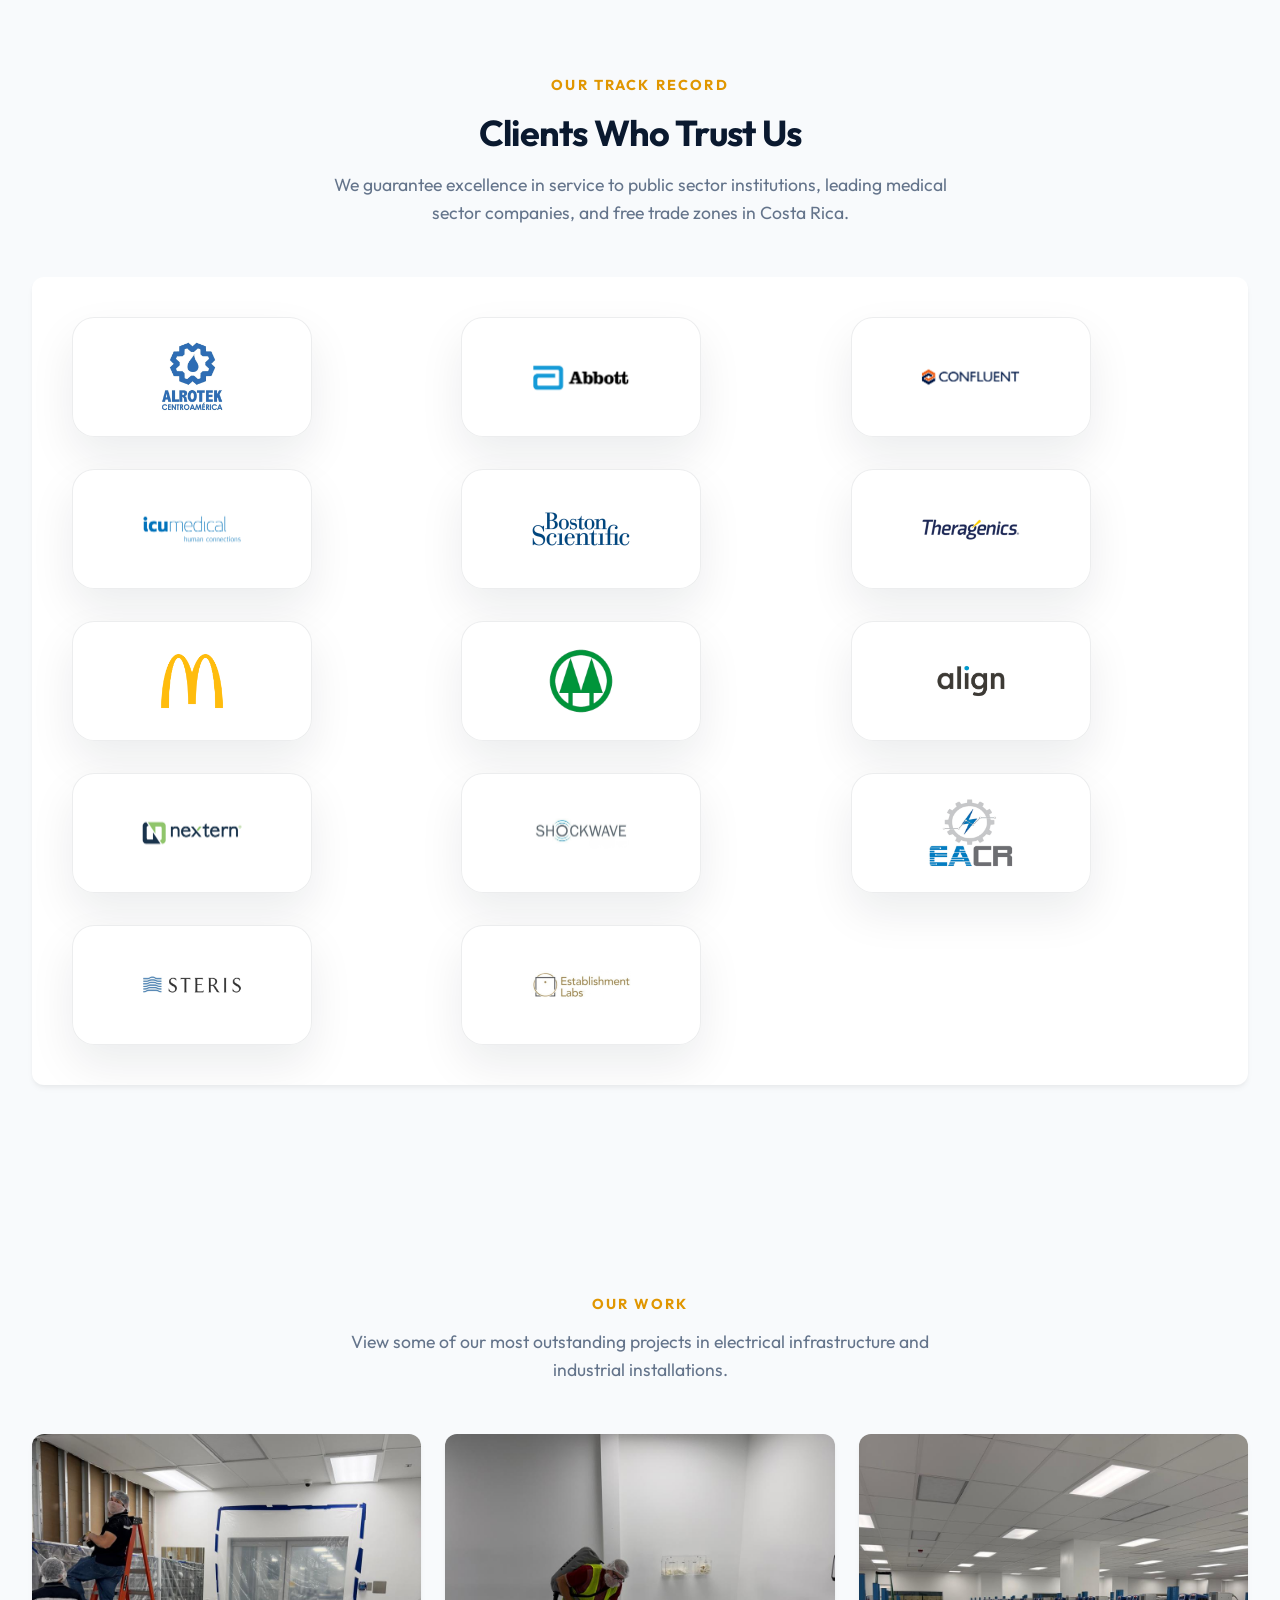
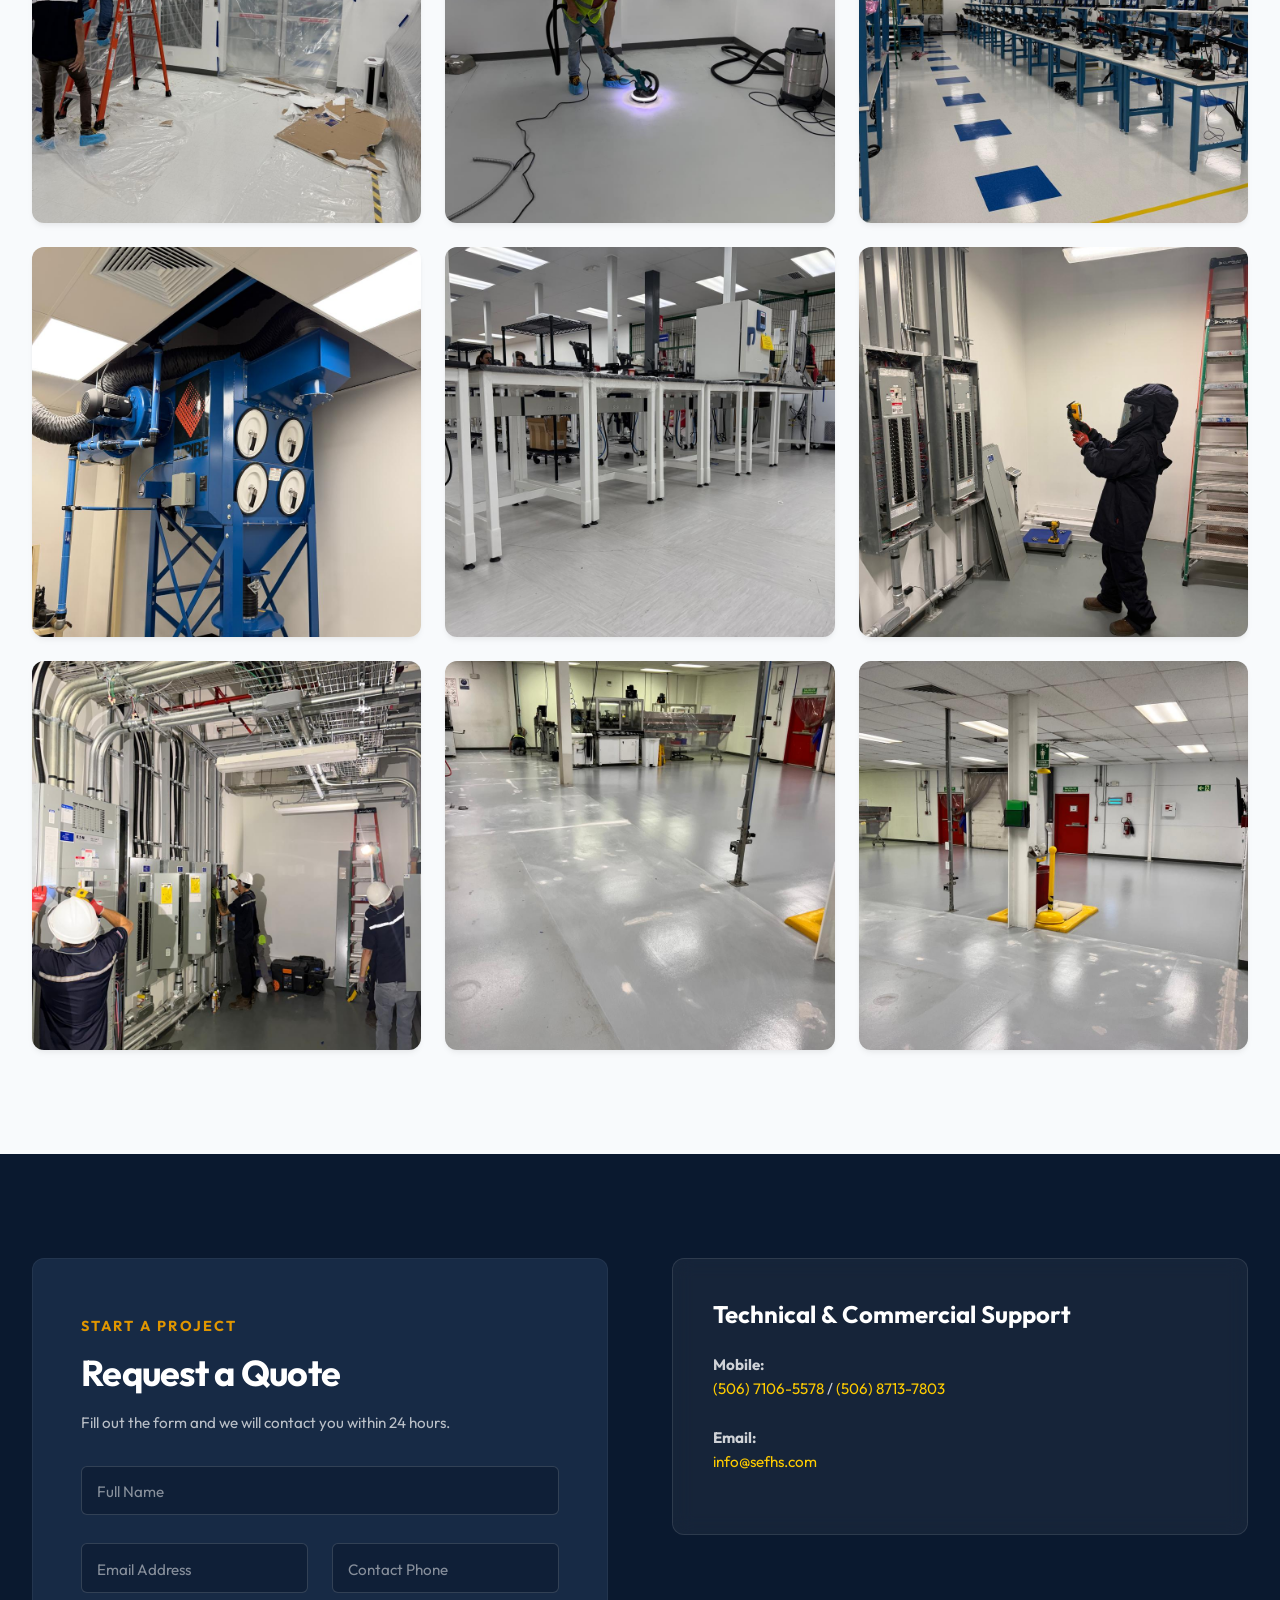
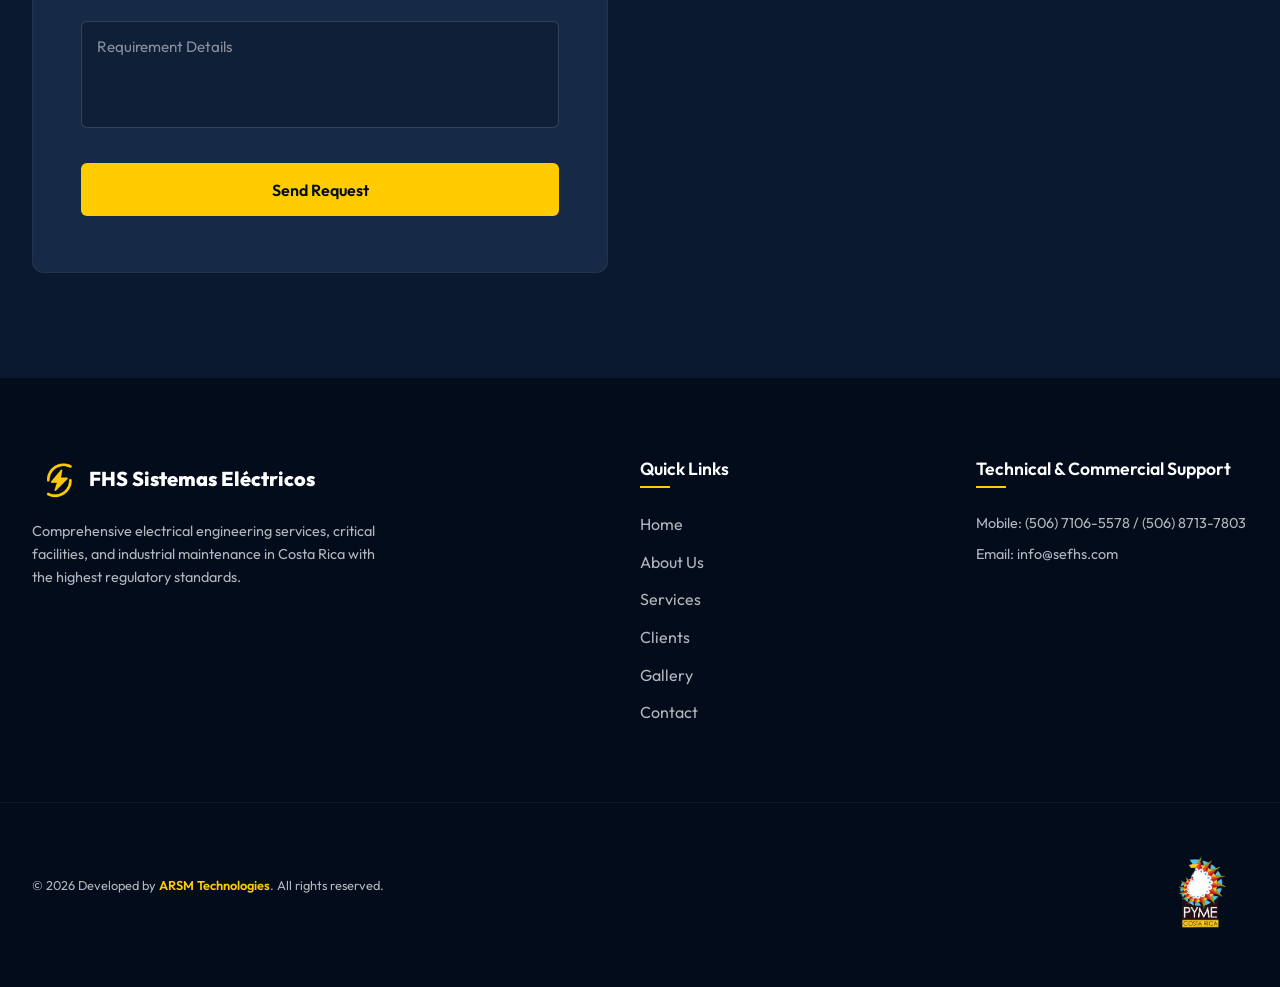
<file: index-en.html>
<!DOCTYPE html>
<html lang="en">

<head>
<meta charset="UTF-8">
<meta name="viewport" content="width=device-width, initial-scale=1.0">
<link rel="icon" href="logo.png" type="image/png">

<!-- SEO Meta Tags -->
<title>FHS Sistemas Eléctricos | Engineering & Industrial Maintenance Costa Rica</title>
<meta name="description"
content="High-quality electrical solutions for public and private companies in Costa Rica. Strict compliance with NEC 2020 Electrical Code, control panels, and cleanrooms.">
<meta name="keywords"
content="FHS Sistemas Eléctricos, electrical engineering Costa Rica, industrial maintenance, medical cleanrooms, control panels, NEC 2020, PYME Costa Rica, Escazú, Arnold Hernández">
<meta name="author" content="FHS Sistemas Eléctricos SRL">
<link rel="canonical" href="https://sefhs.com/index-en.html">

<!-- Open Graph / Facebook -->
<meta property="og:type" content="website">
<meta property="og:url" content="https://sefhs.com/index-en.html">
<meta property="og:title" content="FHS Sistemas Eléctricos | Engineering & Industrial Maintenance">
<meta property="og:description"
content="Professional electrical services under NEC 2020 standards, industrial installations, medical cleanrooms, and preventive maintenance in Costa Rica.">
<meta property="og:image" content="images/hero_cleanroom.png">

<!-- Twitter -->
<meta property="twitter:card" content="summary_large_image">
<meta property="twitter:url" content="https://sefhs.com/index-en.html">
<meta property="twitter:title" content="FHS Sistemas Eléctricos">
<meta property="twitter:description"
content="High-quality industrial electrical engineering and maintenance in Costa Rica. PYME 68225 certified and NEC 2020 compliant.">
<meta property="twitter:image" content="images/hero_cleanroom.png">

<!-- Google Fonts -->
<link rel="preconnect" href="https://fonts.googleapis.com">
<link rel="preconnect" href="https://fonts.gstatic.com" crossorigin>
<link href="https://fonts.googleapis.com/css2?family=Outfit:wght@300;400;500;600;700;800&display=swap"
rel="stylesheet">

<!-- Custom CSS -->
<link rel="stylesheet" href="styles.css">
</head>

<body>

<!-- Header / Navbar -->
<header class="navbar" id="navbar">
<div class="nav-container">
<a href="#inicio" class="logo-area" aria-label="FHS Home">
<img src="logo.png" alt="FHS Sistemas Eléctricos Logo" class="logo-img">
<span class="logo-text">FHS <span class="highlight-text">Sistemas Eléctricos</span></span>
</a>
<nav class="nav-links" id="nav-links" role="navigation" aria-label="Main menu">
<a href="#inicio" class="nav-link active">Home</a>
<a href="#nosotros" class="nav-link">About Us</a>
<a href="#servicios" class="nav-link">Services</a>
<a href="#clientes" class="nav-link">Clients</a>
<a href="#galeria" class="nav-link">Gallery</a>
<a href="#contacto" class="nav-link">Contact</a>
</nav>
<div class="nav-cta">
<!-- Botón de idioma (Inglés a Español) -->
<a href="index.html" class="lang-toggle" aria-label="Cambiar a Español">ES</a>

<a href="#contacto" class="btn btn-primary btn-quote">Request a Quote</a>
<button class="burger-menu" id="burger-menu" aria-label="Open navigation menu" aria-expanded="false"
aria-controls="nav-links">
<span class="burger-bar"></span>
<span class="burger-bar"></span>
<span class="burger-bar"></span>
</button>
</div>
</div>
</header>

<!-- Main Content -->
<main>

<!-- Hero Section -->
<section id="inicio" class="hero-section"
style="background-image: linear-gradient(to right, rgba(10, 25, 47, 0.1) 0%, rgba(10, 25, 47, 0.85) 50%, rgba(10, 25, 47, 1) 100%), url('images/hero_cleanroom.png'); background-position: left center;">
<div class="container hero-container">
<div class="hero-content fade-in">
<div class="badge-nec">
<svg class="icon-small" viewBox="0 0 24 24" fill="none" stroke="currentColor" stroke-width="2">
<path
d="M9 12l2 2 4-4M7.835 4.697a3.42 3.42 0 001.946-2.906 1.04 1.04 0 011.838 0 3.42 3.42 0 001.946 2.906 1.04 1.04 0 01.762.762 3.42 3.42 0 002.906 1.946 1.04 1.04 0 010 1.838 3.42 3.42 0 00-2.906 1.946 1.04 1.04 0 01-.762.762 3.42 3.42 0 00-1.946 2.906 1.04 1.04 0 01-1.838 0 3.42 3.42 0 00-1.946-2.906 1.04 1.04 0 01-.762-.762 3.42 3.42 0 00-2.906-1.946 1.04 1.04 0 010-1.838 3.42 3.42 0 002.906-1.946 1.04 1.04 0 01.762-.762z" />
</svg>

</div>
<h1>Electrical and maintenance solutions with high quality standards</h1>

<div class="hero-actions">
<a href="#contacto" class="btn btn-accent btn-large">Request a Quote</a>
<a href="#servicios" class="btn btn-outline btn-large">View Services</a>
</div>
</div>
</div>
<div class="hero-scroll-indicator">
<a href="#nosotros" aria-label="Scroll to About Us section">
<svg class="scroll-arrow" viewBox="0 0 24 24" fill="none" stroke="currentColor" stroke-width="2">
<path d="M19 14l-7 7-7-7M12 21V3" />
</svg>
</a>
</div>
</section>

<!-- Nosotros Section -->
<section id="nosotros" class="section-padding bg-light">
<div class="container">
<div class="grid-2-col align-center">
<div class="nosotros-text fade-in-left">
<span class="section-subtitle">Experience and Trust</span>
<h2>Who We Are and Our Value Proposition</h2>
<p class="lead-text">We are a company with over 8 years of experience in the Costa Rican industry. Our value proposition is <strong>precision, trust, and compliance</strong> in every project. We provide comprehensive electromechanical solutions for the industry, combining technical expertise and quick response times. Our approach guarantees operational continuity in critical environments, working under <strong>strict quality standards, regulatory compliance, and occupational health guidelines</strong>.</p>

<!-- Misión, Visión y Valores -->
<div class="mvv-container mt-30">
<!-- Misión -->
<div class="mvv-card">
<div class="mvv-icon">
<svg viewBox="0 0 24 24" fill="none" stroke="currentColor" stroke-width="2">
<circle cx="12" cy="12" r="10"></circle>
<circle cx="12" cy="12" r="6"></circle>
<circle cx="12" cy="12" r="2"></circle>
</svg>
</div>
<div class="mvv-content">
<h3>Mission</h3>
<p>Provide reliable and timely electromechanical solutions to the industry, with qualified and committed personnel, focused on safety, work quality, and the continuity of our clients' operations.</p>
</div>
</div>
<!-- Visión -->
<div class="mvv-card">
<div class="mvv-icon">
<svg viewBox="0 0 24 24" fill="none" stroke="currentColor" stroke-width="2">
<path d="M1 12s4-8 11-8 11 8 11 8-4 8-11 8-11-8-11-8z"></path>
<circle cx="12" cy="12" r="3"></circle>
</svg>
</div>
<div class="mvv-content">
<h3>Vision</h3>
<p>To be the strategic partner in electromechanical solutions nationwide, backed by a high-performance team that works closely, with loyalty and agile response to guarantee the operational continuity of our clients.</p>
</div>
</div>

<!-- Valores -->
<div class="mvv-card">
<div class="mvv-icon">
<svg viewBox="0 0 24 24" fill="none" stroke="currentColor" stroke-width="2">
<polygon points="12 2 15.09 8.26 22 9.27 17 14.14 18.18 21.02 12 17.77 5.82 21.02 7 14.14 2 9.27 8.91 8.26 12 2"></polygon>
</svg>
</div>
<div class="mvv-content">
<h3>Values</h3>
<ul class="mvv-values-list">
<li>Safety</li>
<li>Reliability</li>
<li>Commitment</li>
<li>Technical Excellence</li>
<li>Teamwork</li>
</ul>
</div>
</div>
</div>
</div>

<div class="nosotros-graphic fade-in-right">
<div class="graphic-wrapper">
<img src="images/thermal_inspection.png" alt="FHS Engineering and Electrical Maintenance"
class="main-graphic-img">
</div>
</div>
</div>
</div>
</section>

<!-- Servicios Section -->
<section id="servicios" class="section-padding bg-dark text-white">
<div class="container">
<div class="section-header text-center">
<span class="section-subtitle highlight-text">Our Services</span>
<p class="section-desc">We offer comprehensive turnkey solutions to optimize energy performance,
mechanical control, and the operational infrastructure of your company.</p>
</div>

<div class="grid-3-col grid-responsive mt-50">
<!-- Servicio 1 -->
<div class="service-card fade-in-up">
<div class="service-icon">
<svg viewBox="0 0 24 24" fill="none" stroke="currentColor" stroke-width="2">
<rect x="2" y="2" width="20" height="8" rx="2" ry="2" />
<rect x="2" y="14" width="20" height="8" rx="2" ry="2" />
<line x1="6" y1="6" x2="6.01" y2="6" />
<line x1="6" y1="18" x2="6.01" y2="18" />
</svg>
</div>
<h3>Design and electrical installations</h3>
<p>High-power service drops (480 VAC, 208 VAC), technical support systems, industrial conduits,
transformers, and professional lighting circuits.</p>
<button class="btn btn-text open-modal" data-modal="modal-instalaciones">View details
&rarr;</button>
</div>

<!-- Servicio 2 -->
<div class="service-card fade-in-up" data-delay="100">
<div class="service-icon">
<svg viewBox="0 0 24 24" fill="none" stroke="currentColor" stroke-width="2">
<rect x="3" y="3" width="18" height="18" rx="2" />
<path d="M21 12H3" />
<path d="M12 3v18" />
<circle cx="7.5" cy="7.5" r="1.5" />
<circle cx="16.5" cy="16.5" r="1.5" />
</svg>
</div>
<h3>Control Panels</h3>
<p>Design of electrical diagrams and plans, professional assembly of control and power panels,
along with their respective on-site installation and commissioning.</p>
<button class="btn btn-text open-modal" data-modal="modal-tableros">View details &rarr;</button>
</div>

<!-- Servicio 3 -->
<div class="service-card fade-in-up" data-delay="200">
<div class="service-icon">
<svg viewBox="0 0 24 24" fill="none" stroke="currentColor" stroke-width="2">
<path d="M20.38 3.46L16 7.84M2 22l4.84-4.38" />
<path d="M16 3H21v5M8 21H3v-5" />
<rect x="8" y="8" width="8" height="8" rx="2" />
</svg>
</div>
<h3>Cleanroom Facilities</h3>
<p>Enabling and installing services for the medical industry: structured cabling, work bubbles,
power drops, compressed air, and workbenches.</p>
<button class="btn btn-text open-modal" data-modal="modal-cuartos-limpios">View details
&rarr;</button>
</div>

<!-- Servicio 4 -->
<div class="service-card fade-in-up">
<div class="service-icon">
<svg viewBox="0 0 24 24" fill="none" stroke="currentColor" stroke-width="2">
<path d="M12 2v20M17 5H9.5a3.5 3.5 0 0 0 0 7h5a3.5 3.5 0 0 1 0 7H6" />
</svg>
</div>
<h3>Electrical Maintenance</h3>
<p>Corrective, preventive, and predictive plans aimed at operational continuity: certified
thermography, fault repair, and deep cleaning of panels.</p>
<button class="btn btn-text open-modal" data-modal="modal-mantenimiento">View details
&rarr;</button>
</div>

<!-- Servicio 5 -->
<div class="service-card fade-in-up" data-delay="100">
<div class="service-icon">
<svg viewBox="0 0 24 24" fill="none" stroke="currentColor" stroke-width="2">
<path d="M3 9l9-7 9 7v11a2 2 0 0 1-2 2H5a2 2 0 0 1-2-2z" />
<polyline points="9 22 9 12 15 12 15 22" />
</svg>
</div>
<h3>Building Maintenance</h3>
<p>Minor civil works for adaptations, specialized plumbing services, and complete logistics for
the purchase and timely delivery of spare parts and materials.</p>
<button class="btn btn-text open-modal" data-modal="modal-edificio">View details &rarr;</button>
</div>

<!-- Servicio 6 -->
<div class="service-card fade-in-up" data-delay="200">
<div class="service-icon">
<svg viewBox="0 0 24 24" fill="none" stroke="currentColor" stroke-width="2">
<path d="M17 21v-2a4 4 0 0 0-4-4H5a4 4 0 0 0-4 4v2" />
<circle cx="9" cy="7" r="4" />
<path d="M23 21v-2a4 4 0 0 0-3-3.87" />
<path d="M16 3.13a4 4 0 0 1 0 7.75" />
</svg>
</div>
<h3>Personnel Subcontracting</h3>
<p>Provision of technical maintenance personnel through professional services and specialized
handyman services for temporary or permanent support in your plant.</p>
<button class="btn btn-text open-modal" data-modal="modal-personal">View details &rarr;</button>
</div>

</div>
</div>
</section>

<!-- Clientes Section -->
<section id="clientes" class="section-padding bg-light">
<div class="container">
<div class="section-header text-center">
<span class="section-subtitle">Our Track Record</span>
<h2>Clients Who Trust Us</h2>
<p class="section-desc">We guarantee excellence in service to public sector institutions, leading
medical sector companies, and free trade zones in Costa Rica.</p>
</div>

<!-- Carousel 1: Sector Médico / Zonas Francas -->
<div class="carousel-wrapper mt-50">
<div class="logo-carousel" id="medico-carousel">
<div class="carousel-track">
<!-- Lista Original (sin CooperVision) + Nuevos clientes -->
<div class="client-logo-card"><span>Establishment Labs</span></div>
<div class="client-logo-card">
<img src="images/logo-Alrotek.png" alt="Logo Alrotek" class="client-logo-img">
<span>Alrotek</span>
</div>
<div class="client-logo-card">
<img src="images/logo-abbott.png" alt="Logo Abbott" class="client-logo-img">
<span>Abbott</span>
</div>
<div class="client-logo-card">
<img src="images/logo-confluent.png" alt="Logo Confluent" class="client-logo-img">
<span>Confluent</span>
</div>
<div class="client-logo-card">
<img src="images/logo-icu-medical.png" alt="Logo ICU Medical" class="client-logo-img">
<span>ICU Medical</span>
</div>
<div class="client-logo-card">
<img src="images/logo-boston-scientific.png" alt="Logo Boston Scientific" class="client-logo-img">
<span>Boston Scientific</span>
</div>
<div class="client-logo-card">
<img src="images/logo-theragenics.png" alt="Logo Theragenics" class="client-logo-img">
<span>Theragenics</span>
</div>
<div class="client-logo-card">
<img src="images/logo-arcos-dorados.png" alt="Logo Arcos Dorados" class="client-logo-img">
<span>Arcos Dorados</span>
</div>
<div class="client-logo-card">
<img src="images/logo-dospinos.png" alt="Logo Dos Pinos" class="client-logo-img">
<span>Dos Pinos</span>
</div>
<div class="client-logo-card">
<img src="images/logo-align.png" alt="Logo Align" class="client-logo-img">
<span>Align</span>
</div>
<div class="client-logo-card"><span>Steris</span></div>
<div class="client-logo-card"><span>Alrotek</span></div>
<div class="client-logo-card"><span>Align Technology</span></div>
<div class="client-logo-card">
<img src="images/logo-Nextern.png" alt="Logo Nextern" class="client-logo-img">
<span>Nextern</span>
</div>
<div class="client-logo-card">
<img src="images/logo-shockwave.png" alt="Logo Shockwave" class="client-logo-img">
<span>Shockwave</span>
</div>
<div class="client-logo-card">
<img src="images/logo-eacr.png" alt="Logo EACR" class="client-logo-img">
<span>EACR</span>
</div>
<div class="client-logo-card">
<img src="images/logo-steris.png" alt="Logo Steris" class="client-logo-img">
<span>Steris</span>
</div>
<div class="client-logo-card">
<img src="images/logo-establishment.png" alt="Logo Establishment Labs" class="client-logo-img">
<span>Establishment Labs</span>
</div>

</div>
</section>

<!-- Gallery Section -->
<section id="galeria" class="section-padding bg-light">
<div class="container">
<div class="section-header text-center">
<span class="section-subtitle">Our Work</span>
<p class="section-desc">View some of our most outstanding projects in electrical infrastructure and industrial installations.</p>
</div>

<div class="gallery-grid mt-50">
<div class="gallery-item">
<img src="images/gal1.png" alt="Project 1" class="gallery-img">
</div>
<div class="gallery-item">
<img src="images/gal2.png" alt="Project 2" class="gallery-img">
</div>
<div class="gallery-item">
<img src="images/gal3.png" alt="Project 3" class="gallery-img">
</div>
<div class="gallery-item">
<img src="images/gal4.png" alt="Project 4" class="gallery-img">
</div>
<div class="gallery-item">
<img src="images/gal5.png" alt="Project 5" class="gallery-img">
</div>
<div class="gallery-item">
<img src="images/gal6.png" alt="Project 6" class="gallery-img">
</div>
<div class="gallery-item">
<img src="images/gal7.png" alt="Project 7" class="gallery-img">
</div>
<div class="gallery-item">
<img src="images/gal8.png" alt="Project 8" class="gallery-img">
</div>
<div class="gallery-item">
<img src="images/gal9.png" alt="Project 9" class="gallery-img">
</div>
</div>
</div>
</section>

<!-- Contacto Section -->
<section id="contacto" class="section-padding bg-dark text-white">
<div class="container">
<div class="grid-2-col">
<!-- Contact Form -->
<div class="contacto-form-wrapper">
<span class="section-subtitle highlight-text">Start a Project</span>
<h2>Request a Quote</h2>
<p class="form-instructions">Fill out the form and we will contact you within 24 hours.</p>

<form id="contact-form" class="mt-30" novalidate>
<div class="form-group">
<input type="text" id="name" name="name" required placeholder=" ">
<label for="name">Full Name</label>
<span class="error-msg" id="name-error">Name is required</span>
</div>
<div class="form-row">
<div class="form-group">
<input type="email" id="email" name="email" required placeholder=" ">
<label for="email">Email Address</label>
<span class="error-msg" id="email-error">Enter a valid email</span>
</div>
<div class="form-group">
<input type="tel" id="phone" name="phone" required placeholder=" ">
<label for="phone">Contact Phone</label>
<span class="error-msg" id="phone-error">Phone is required</span>
</div>
</div>
<div class="form-group">
<textarea id="message" name="message" rows="4" required placeholder=" "></textarea>
<label for="message">Requirement Details</label>
<span class="error-msg" id="message-error">Please describe what you need</span>
</div>
<button type="submit" class="btn btn-accent btn-large w-100" id="submit-btn">
<span class="btn-text">Send Request</span>
<span class="spinner" id="form-spinner"></span>
</button>
<div class="form-success-alert" id="form-success">
<svg class="alert-icon" viewBox="0 0 24 24" fill="none" stroke="currentColor"
stroke-width="2">
<polyline points="20 6 9 17 4 12" />
</svg>
<div>
<h4>Request Sent Successfully!</h4>
<p>Your request has been registered. Arnold Hernández will contact you soon.</p>
</div>
</div>
</form>
</div>

<!-- Direct Contact & Location Info -->
<div class="contacto-info-wrapper">
<div class="contact-info-box">
<h3>Technical & Commercial Support</h3>
<p class="mt-20">
<strong>Mobile:</strong><br>
<a href="tel:+50671065578">(506) 7106-5578</a> / <a href="tel:+50687137803">(506) 8713-7803</a>
</p>
<p class="mt-15">
<strong>Email:</strong><br>
<a href="mailto:info@sefhs.com">info@sefhs.com</a>
</p>
</div>
</div>
</div>
</div>
</section>

</main>

<!-- Footer -->
<footer class="main-footer">
<div class="container footer-grid">
<div class="footer-col brand-col">
<div class="footer-logo">
<img src="logo.png" alt="FHS Sistemas Eléctricos" class="logo-img">
<span>FHS Sistemas Eléctricos</span>
</div>
<p>Comprehensive electrical engineering services, critical facilities, and industrial maintenance in
Costa Rica with the highest regulatory standards.</p>
</div>

<div class="footer-col links-col">
<h4>Quick Links</h4>
<ul>
<li><a href="#inicio">Home</a></li>
<li><a href="#nosotros">About Us</a></li>
<li><a href="#servicios">Services</a></li>
<li><a href="#clientes">Clients</a></li>
<li><a href="#galeria">Gallery</a></li>
<li><a href="#contacto">Contact</a></li>
</ul>
</div>

<div class="footer-col contact-col">
<h4>Technical & Commercial Support</h4>
<p class="mt-10">Mobile: <a href="tel:+50671065578">(506) 7106-5578</a> / <a href="tel:+50687137803">(506) 8713-7803</a></p>
<p>Email: <a href="mailto:info@sefhs.com">info@sefhs.com</a></p>
</div>
</div>
<div class="footer-bottom">
<div class="container footer-bottom-flex">
<p>&copy; 2026 Developed by <a href="https://www.arsmtech.com/" target="_blank"
rel="noopener noreferrer" class="dev-link">ARSM Technologies</a>. All rights reserved.</p>
<!-- Logo de cumplimiento -->
<img src="images/logo-pyme.png" alt="NEC 2020 Compliance" class="compliance-logo">
</div>
</div>
</footer>

<!-- Floating WhatsApp Button -->
<a href="https://wa.me/50687137803?text=Hello,%20I%20would%20like%20to%20request%20a%20quote%20for%20electrical%20services."
class="whatsapp-float-btn" id="whatsapp-btn" target="_blank" rel="noopener noreferrer"
aria-label="Open support chat on WhatsApp">
<svg class="whatsapp-icon" viewBox="0 0 24 24" fill="currentColor">
<path
d="M12.012 2c-5.506 0-9.988 4.482-9.988 9.988 0 1.761.46 3.473 1.336 4.987l-1.42 5.187 5.308-1.393c1.458.795 3.093 1.213 4.757 1.214h.004c5.505 0 9.987-4.482 9.987-9.989.001-2.66-1.034-5.159-2.919-7.046C17.19 3.033 14.697 2 12.012 2zm6.398 13.91c-.279.789-1.392 1.458-1.921 1.547-.48.082-.968.112-2.923-.655-2.502-.98-4.116-3.535-4.241-3.702-.125-.167-.92-1.223-.92-2.333 0-1.11.58-1.655.787-1.875.207-.221.453-.277.604-.277.151 0 .303.001.434.007.139.006.326-.053.511.395.19.462.651 1.587.708 1.702.057.115.094.248.019.398-.076.15-.113.244-.226.376-.113.132-.236.294-.339.395-.113.11-.231.23-.099.458.132.227.587.968 1.26 1.567.868.774 1.599 1.013 1.825 1.126.227.113.359.096.491-.057.132-.153.567-.66.718-.886.151-.226.302-.189.51-.113.208.076 1.32.622 1.547.735.227.113.377.169.434.267.057.098.057.567-.222 1.356z" />
</svg>
<span class="whatsapp-tooltip">How can we help you?</span>
</a>

<!-- Modals definitions -->

<!-- Modal 1: Instalaciones Eléctricas -->
<div id="modal-instalaciones" class="modal" role="dialog" aria-modal="true" aria-labelledby="title-modal-1">
<div class="modal-content">
<button class="modal-close" aria-label="Close modal">&times;</button>
<div class="modal-header">
<div class="modal-header-icon">
<svg viewBox="0 0 24 24" fill="none" stroke="currentColor" stroke-width="2">
<rect x="2" y="2" width="20" height="8" rx="2" ry="2" />
<rect x="2" y="14" width="20" height="8" rx="2" ry="2" />
</svg>
</div>
<h3 id="title-modal-1">Design and electrical installations</h3>
</div>
<div class="modal-body">
<p class="modal-lead">We develop assemblies and wiring for all types of electrical infrastructure
projects, ensuring energy efficiency and full compliance with NEC 2020.</p>
<h4 class="mt-20">Technical Scope of Service:</h4>
<ul class="modal-list">
<li><strong>Support and Conduit:</strong> Installation of cable trays, EMT/IMC/RMC piping, and metal
duct systems.</li>
<li><strong>Design of electrical installations and procedures:</strong> Design of electrical installations and procedures with CFIA and municipalities.</li>
<li><strong>Service Drops:</strong> Installation and configuration of service drops in 480 VAC, 208
VAC, 120 VAC, and other specific voltage levels.</li>
<li><strong>Panels and Transformers:</strong> Installation, anchoring, and wiring of general
distribution panels (sub-panels) and dry or oil-filled transformers.</li>
<li><strong>Lighting Circuits:</strong> Installation of commercial and industrial lighting systems
with high-efficiency LED technology.</li>
<li><strong>Motors and Water Pumps:</strong> Connection, parameterization, and maintenance of
industrial electric motors and water pumping systems.</li>
<li><strong>Carbon Monoxide (CO) Detection:</strong> Design and installation of safety systems for
CO detection in parking lots and enclosed spaces.</li>
</ul>
</div>
<div class="modal-footer">
<a href="#contacto" class="btn btn-accent close-modal-action">Request this Service</a>
</div>
</div>
</div>

<!-- Modal 2: Tableros de Control -->
<div id="modal-tableros" class="modal" role="dialog" aria-modal="true" aria-labelledby="title-modal-2">
<div class="modal-content">
<button class="modal-close" aria-label="Close modal">&times;</button>
<div class="modal-header">
<div class="modal-header-icon">
<svg viewBox="0 0 24 24" fill="none" stroke="currentColor" stroke-width="2">
<rect x="3" y="3" width="18" height="18" rx="2" />
<path d="M21 12H3" />
<path d="M12 3v18" />
</svg>
</div>
<h3 id="title-modal-2">Design and Assembly of Control Panels</h3>
</div>
<div class="modal-body">
<p class="modal-lead">We automate and control your industrial processes through the design and assembly
of high-precision electrical panels tailored to your needs.</p>
<h4 class="mt-20">Technical Scope of Service:</h4>
<ul class="modal-list">
<li><strong>Electrical Plan Design:</strong> Preparation of single-line and multi-line diagrams, as
well as command and control schemes using engineering CAD software.</li>
<li><strong>Panel Assembly:</strong> Physical distribution, mounting, and wiring of components in
the cabinet (contactors, thermal relays, PLCs, frequency inverters, fuses, and protections).
</li>
<li><strong>Standardized Marking and Labeling:</strong> Clear identification of cables and
components using durable industrial labels, facilitating future maintenance.</li>
<li><strong>Workshop Testing (FAT):</strong> Exhaustive operational tests prior to dispatch to
ensure correct logical and electrical functioning.</li>
<li><strong>Installation and Commissioning:</strong> Physical anchoring in the plant, field
connection, on-site operational tests (SAT), and technical handover.</li>
</ul>
</div>
<div class="modal-footer">
<a href="#contacto" class="btn btn-accent close-modal-action">Request this Service</a>
</div>
</div>
</div>

<!-- Modal 3: Facilidades en Cuartos Limpios -->
<div id="modal-cuartos-limpios" class="modal" role="dialog" aria-modal="true" aria-labelledby="title-modal-3">
<div class="modal-content">
<button class="modal-close" aria-label="Close modal">&times;</button>
<div class="modal-header">
<div class="modal-header-icon">
<svg viewBox="0 0 24 24" fill="none" stroke="currentColor" stroke-width="2">
<rect x="8" y="8" width="8" height="8" rx="2" />
</svg>
</div>
<h3 id="title-modal-3">Cleanroom Facilities</h3>
</div>
<div class="modal-body">
<p class="modal-lead">We adapt critical manufacturing spaces in the medical and electronic industries,
complying with the sterility and order standards your plant requires.</p>
<h4 class="mt-20">Technical Scope of Service:</h4>
<ul class="modal-list">
<li><strong>Structured Cabling:</strong> Data networks (Cat6/Cat6A), clean telecommunications
conduits, and professional rack dressing.</li>
<li><strong>Structural assembly and bubble installation:</strong> Structural assembly and bubble installation for isolation of specific areas within cleanrooms.</li>
<li><strong>Pole installation:</strong> Manufacturing of custom aluminum poles for installation of electrical, pneumatic, special gas facilities, and networks.</li>
<li><strong>Compressed Air:</strong> Specialized pneumatic piping of aluminum
with quick couplings for pneumatic tools at workstations.</li>
<li><strong>Workbench Conditioning:</strong> Installation of integrated power strips, localized
lighting, and ergonomic support for medical stations.</li>
</ul>
</div>
<div class="modal-footer">
<a href="#contacto" class="btn btn-accent close-modal-action">Request this Service</a>
</div>
</div>
</div>

<!-- Modal 4: Mantenimiento Eléctrico -->
<div id="modal-mantenimiento" class="modal" role="dialog" aria-modal="true" aria-labelledby="title-modal-4">
<div class="modal-content">
<button class="modal-close" aria-label="Close modal">&times;</button>
<div class="modal-header">
<div class="modal-header-icon">
<svg viewBox="0 0 24 24" fill="none" stroke="currentColor" stroke-width="2">
<path d="M12 2v20M17 5H9.5a3.5 3.5 0 0 0 0 7h5a3.5 3.5 0 0 1 0 7H6" />
</svg>
</div>
<h3 id="title-modal-4">Electrical Maintenance</h3>
</div>
<div class="modal-body">
<p class="modal-lead">We prevent unexpected stoppages in your production through diagnostic routines and
high-engineering predictive and preventive maintenance.</p>
<h4 class="mt-20">Technical Scope of Service:</h4>
<ul class="modal-list">
<li><strong>Thermographic Inspection:</strong> Identification of hot spots and false contacts in
distribution panels using thermal cameras, issuing a detailed report.</li>
<li><strong>Preventive Maintenance:</strong> Tightening and torque of terminals with torque
wrenches, internal cleaning of cabinets by vacuuming/dielectric solvents.</li>
<li><strong>24/7 Corrective Service:</strong> Diagnosis and repair of emergency electrical faults,
replacement of defective contactors, switches, and burnt wiring.</li>
<li><strong>Electrical Measurements:</strong> Recording of load parameters (current, voltage, phase
unbalance) to verify the status of the installation.</li>
</ul>
</div>
<div class="modal-footer">
<a href="#contacto" class="btn btn-accent close-modal-action">Request this Service</a>
</div>
</div>
</div>

<!-- Modal 5: Mantenimiento de Edificio -->
<div id="modal-edificio" class="modal" role="dialog" aria-modal="true" aria-labelledby="title-modal-5">
<div class="modal-content">
<button class="modal-close" aria-label="Close modal">&times;</button>
<div class="modal-header">
<div class="modal-header-icon">
<svg viewBox="0 0 24 24" fill="none" stroke="currentColor" stroke-width="2">
<path d="M3 9l9-7 9 7v11a2 2 0 0 1-2 2H5a2 2 0 0 1-2-2z" />
</svg>
</div>
<h3 id="title-modal-5">Building Maintenance (Facilities)</h3>
</div>
<div class="modal-body">
<p class="modal-lead">We provide general support to the civil installations, plumbing, and technical
supply logistics of your plant or corporate building.</p>
<h4 class="mt-20">Technical Scope of Service:</h4>
<ul class="modal-list">
<li><strong>Minor Civil Works:</strong> Wall repairs, industrial floor painting or safety
demarcations, and installation of light metal structures.</li>
<li><strong>Plumbing and Hydraulics:</strong> Preventive maintenance of drinking water networks,
drains, leak repair, maintenance of flushometers and commercial faucets.</li>
<li><strong>Spare Parts and Materials Management:</strong> Quoting service, quick purchase, and
direct delivery to the plant of critical electromechanical spare parts and technical supplies.
</li>
</ul>
</div>
<div class="modal-footer">
<a href="#contacto" class="btn btn-accent close-modal-action">Request this Service</a>
</div>
</div>
</div>

<!-- Modal 6: Personnel Subcontracting -->
<div id="modal-personal" class="modal" role="dialog" aria-modal="true" aria-labelledby="title-modal-6">
<div class="modal-content">
<button class="modal-close" aria-label="Close modal">&times;</button>
<div class="modal-header">
<div class="modal-header-icon">
<svg viewBox="0 0 24 24" fill="none" stroke="currentColor" stroke-width="2">
<path d="M17 21v-2a4 4 0 0 0-4-4H5a4 4 0 0 0-4 4v2" />
</svg>
</div>
<h3 id="title-modal-6">Personnel Subcontracting (Staffing & Handyman)</h3>
</div>
<div class="modal-body">
<p class="modal-lead">Make your operating costs flexible by relying on specialized, trained technical
personnel ready to join your maintenance team.</p>
<h4 class="mt-20">Technical Scope of Service:</h4>
<ul class="modal-list">
<li><strong>Technicians through Professional Services:</strong> Qualified personnel (electricians,
electromechanics) by the hour, day, or week for expansion projects or plant shutdowns.</li>
<li><strong>On-Site Handyman Service:</strong> Fixed or periodic assignment of a general maintenance
technician to perform routine preventive maintenance.</li>
<li><strong>Compliance with Labor Obligations:</strong> FHS handles the total employer-employee
management, insurance, and occupational safety induction, mitigating legal risk for your
company.</li>
</ul>
</div>
<div class="modal-footer">
<a href="#contacto" class="btn btn-accent close-modal-action">Request this Service</a>
</div>
</div>
</div>

<!-- Custom JS -->
<script src="app.js"></script>
</body>

</html>
</file>
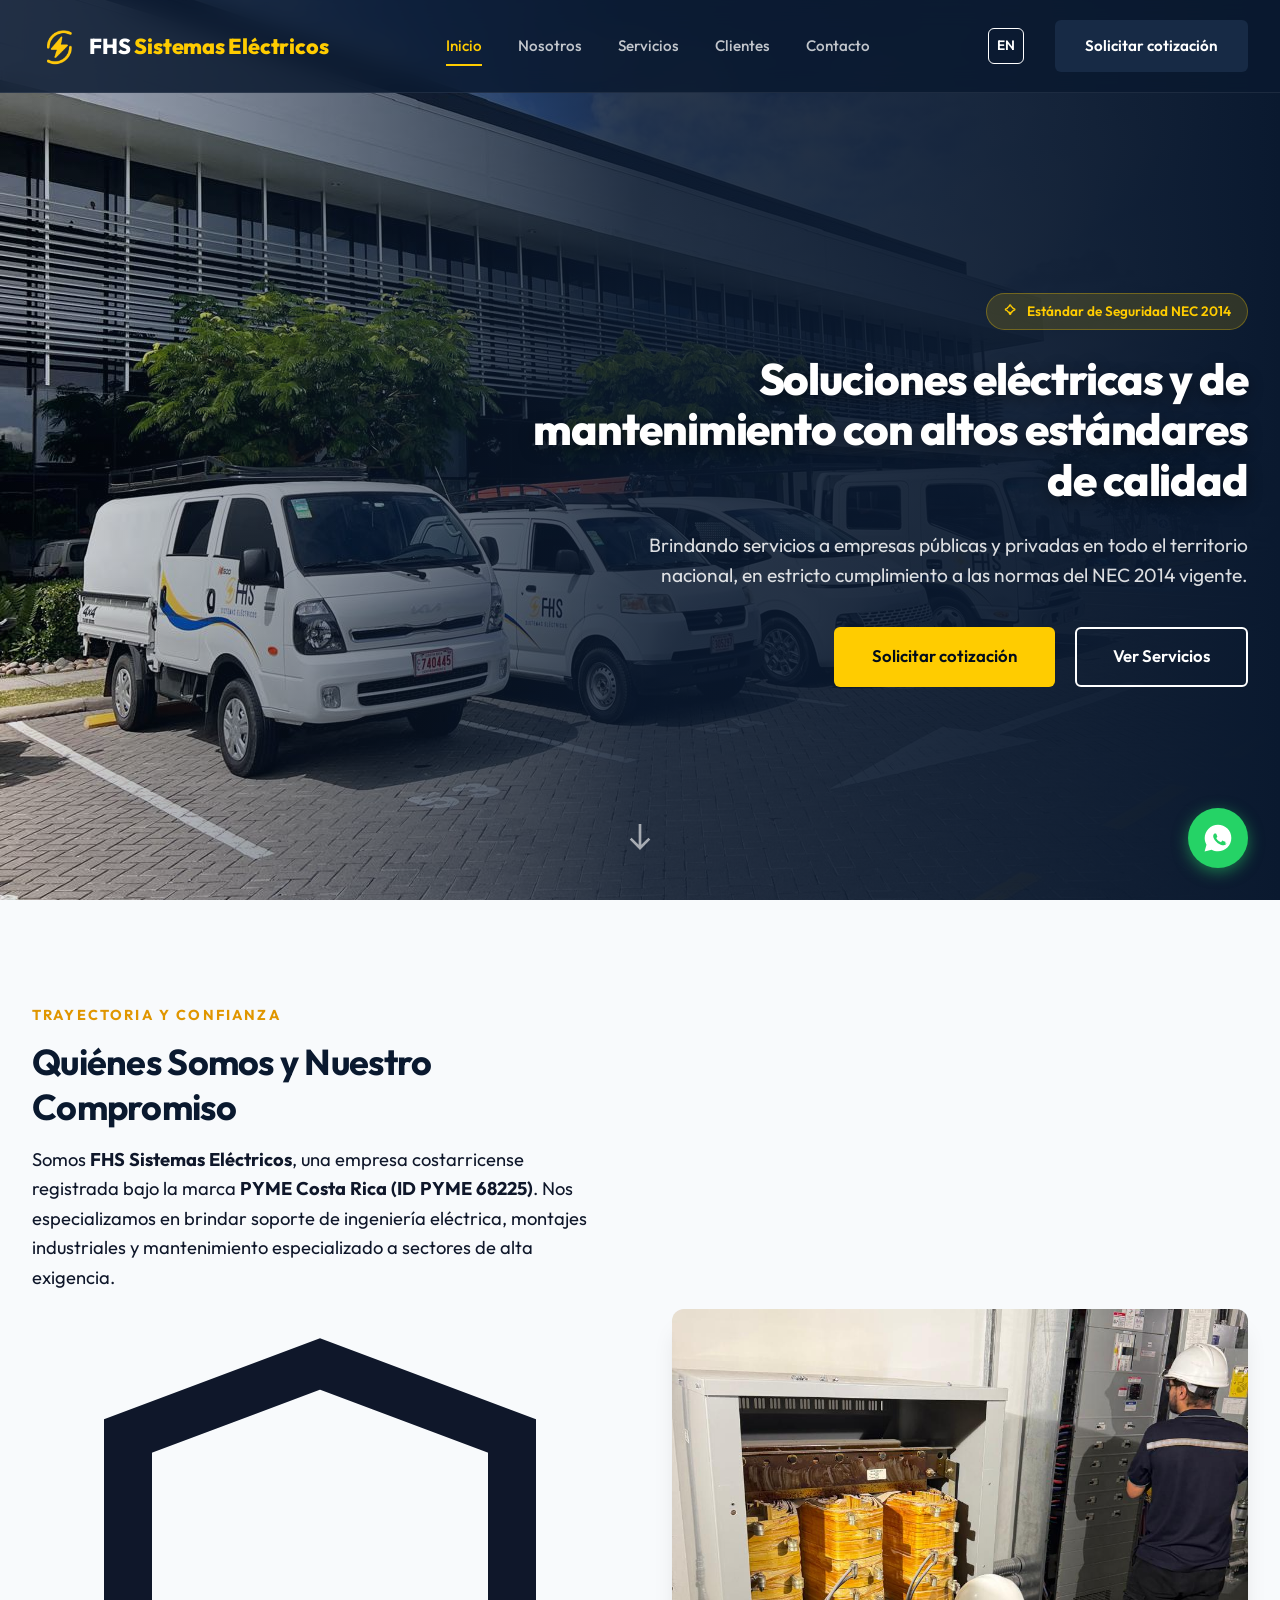
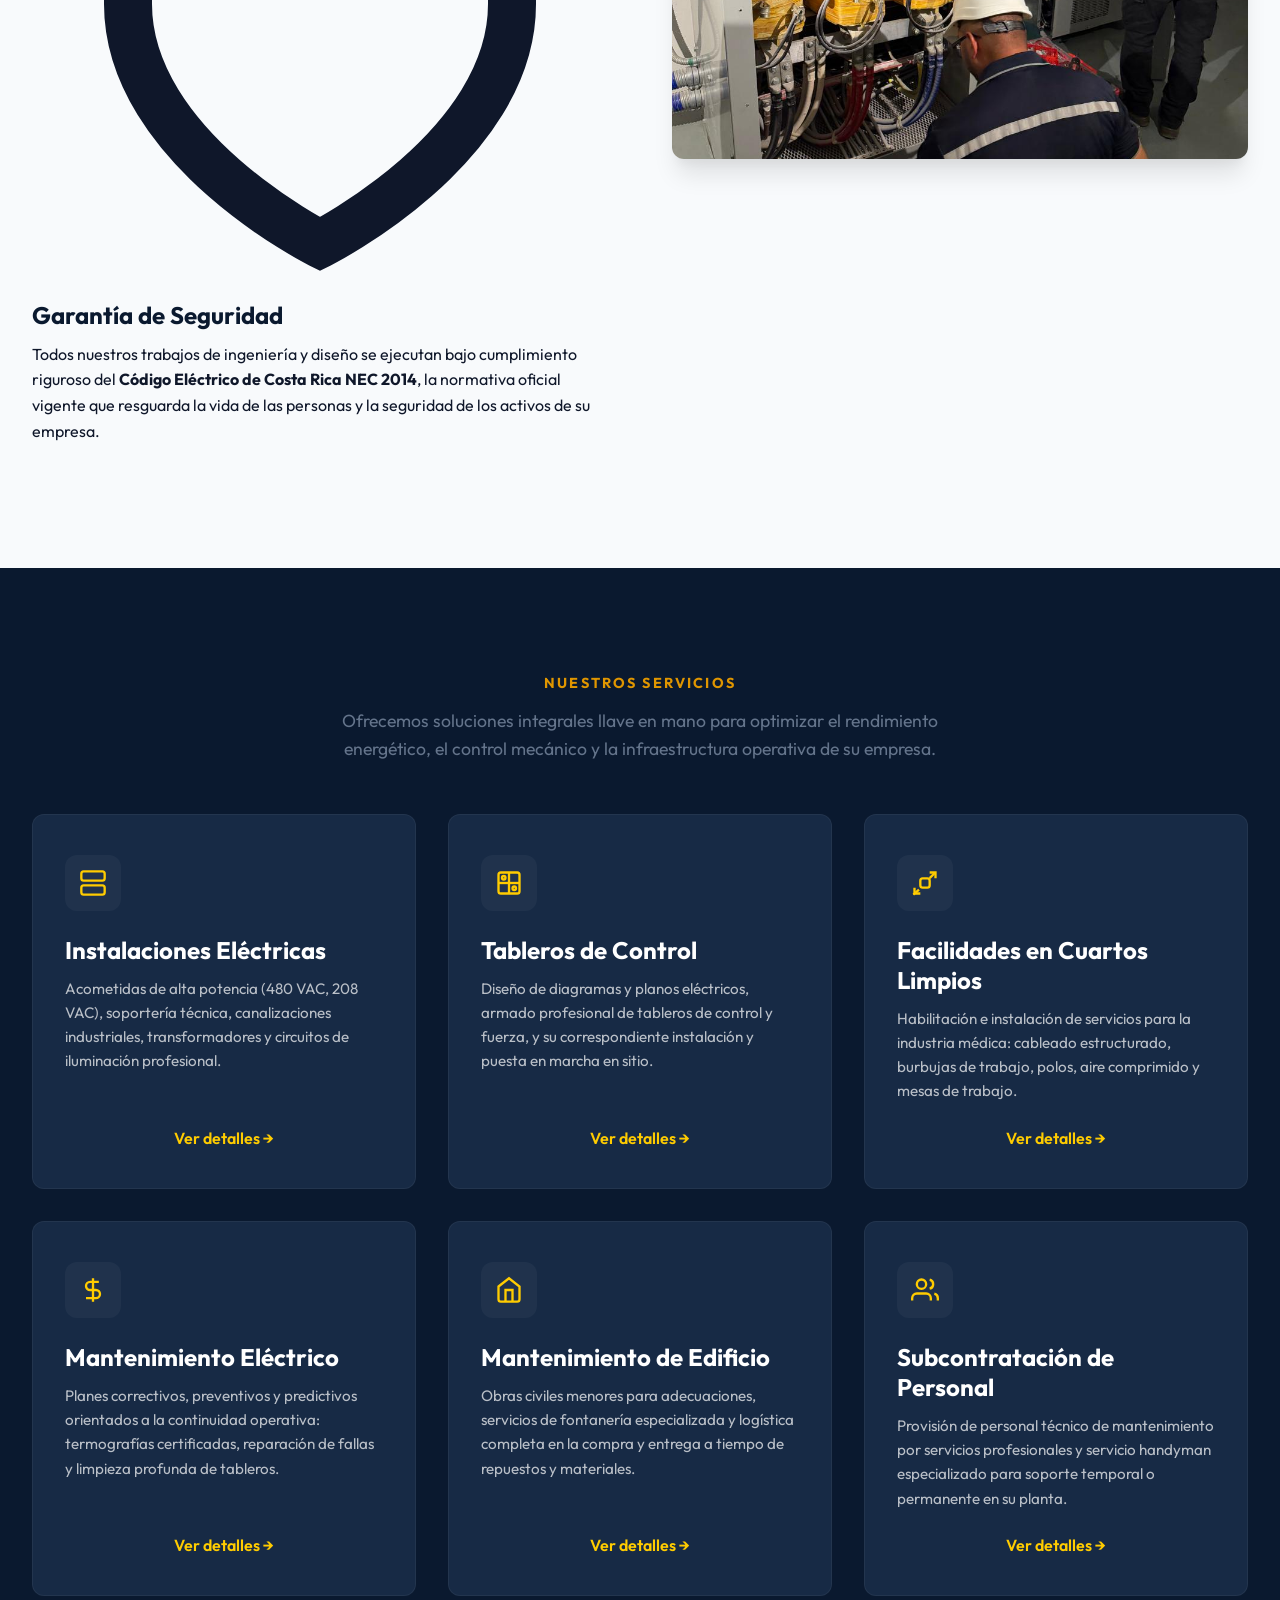
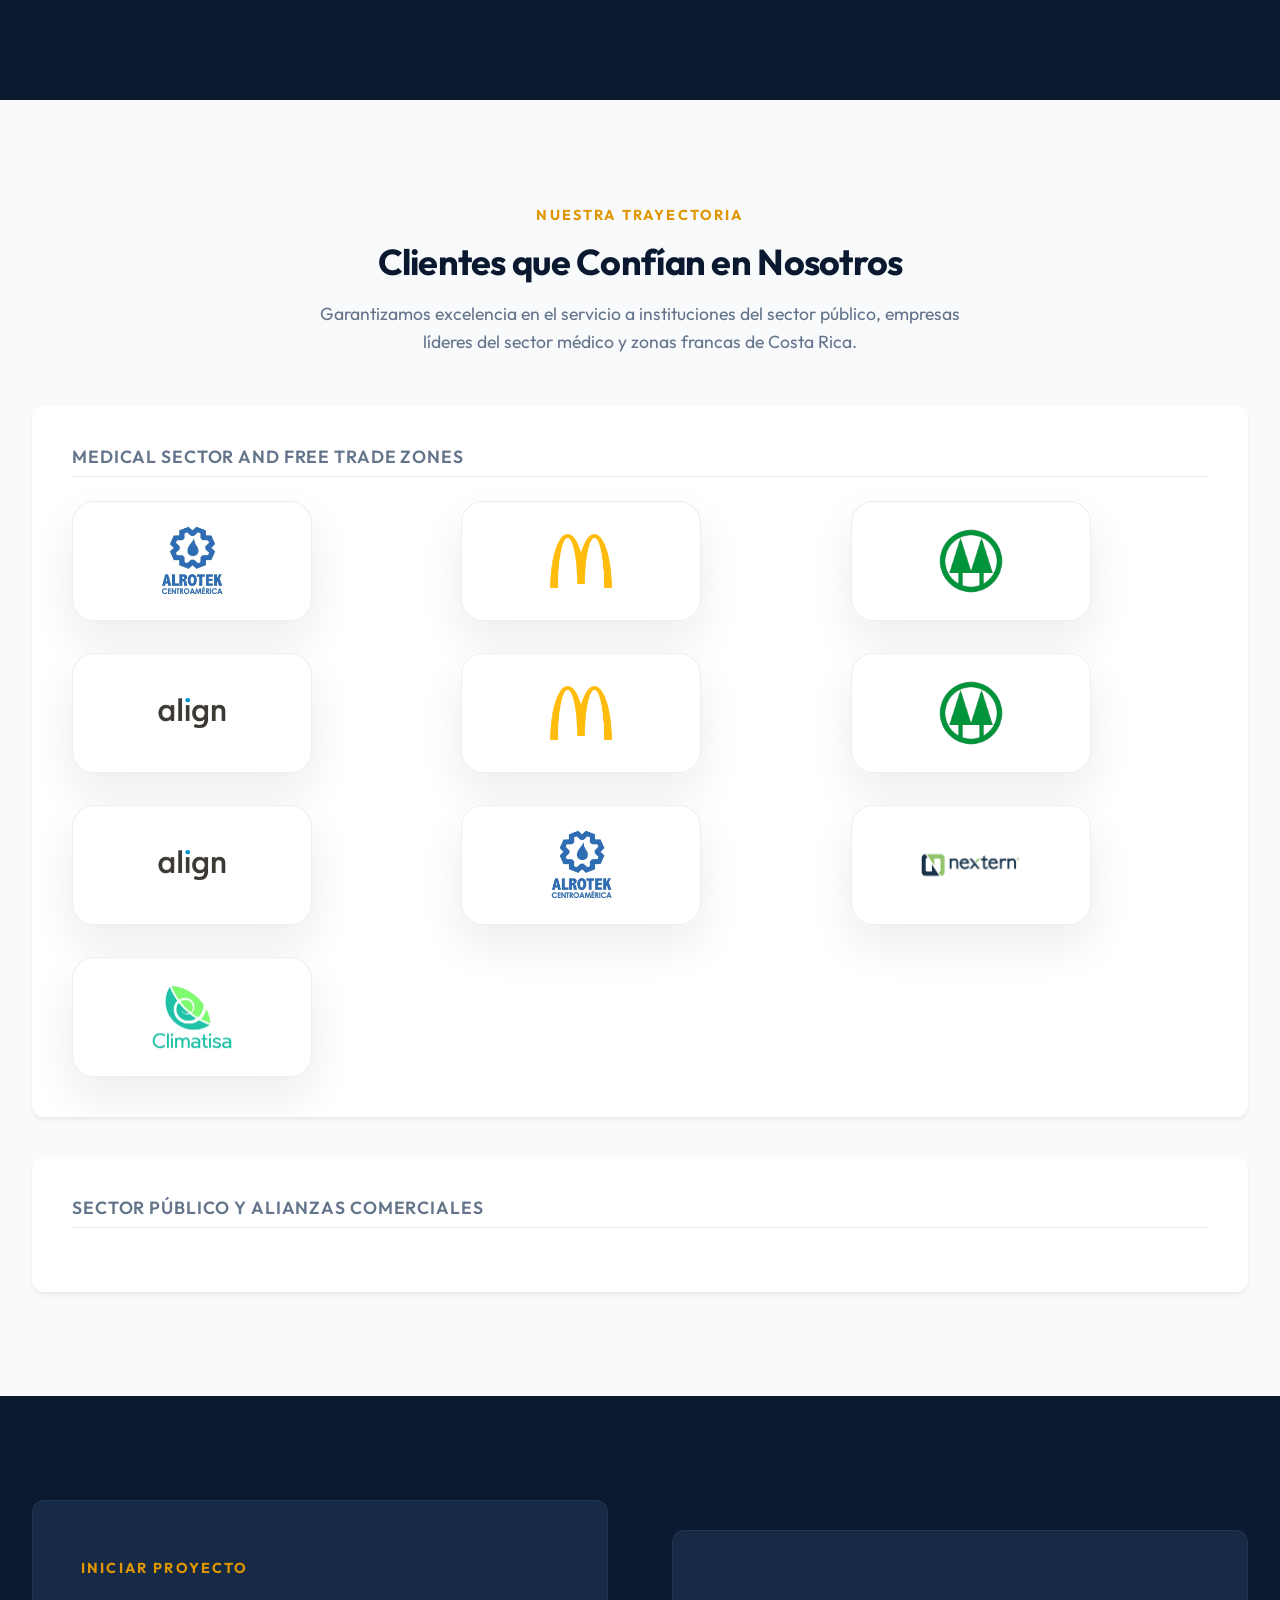
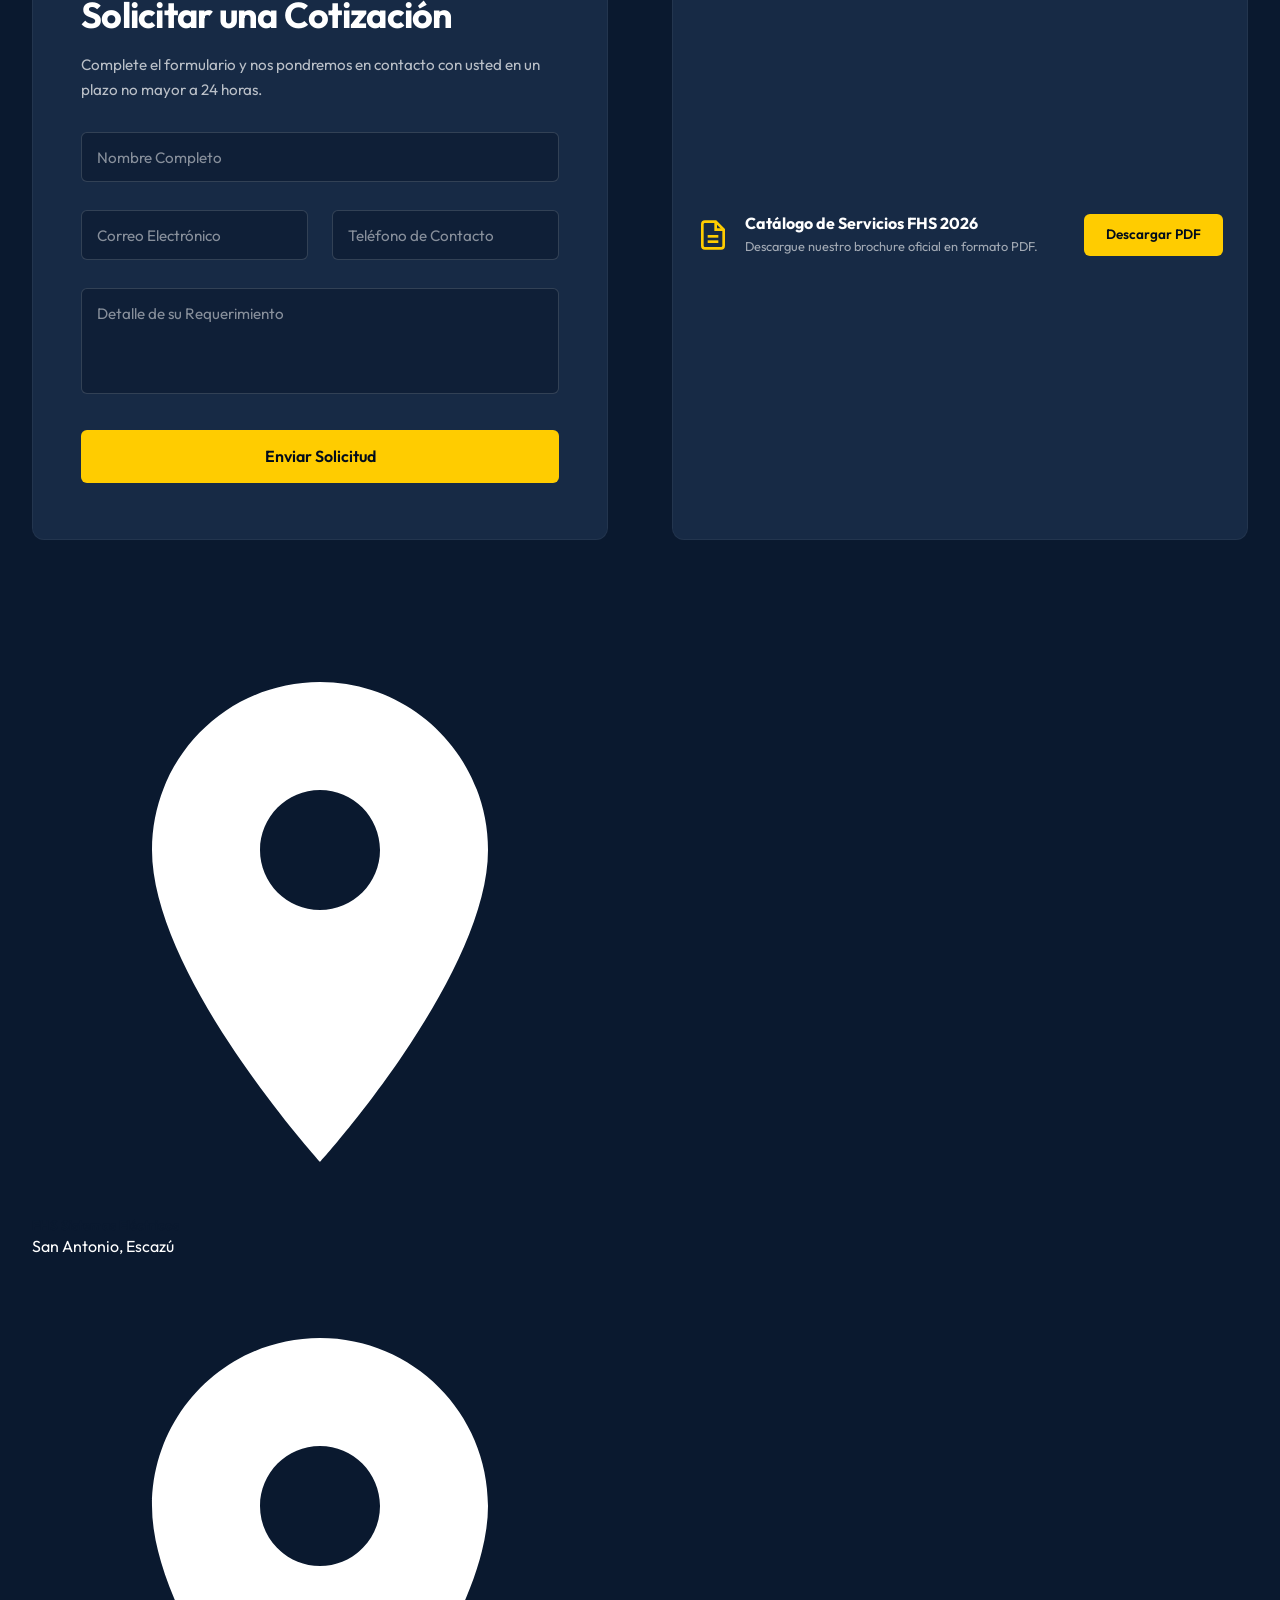
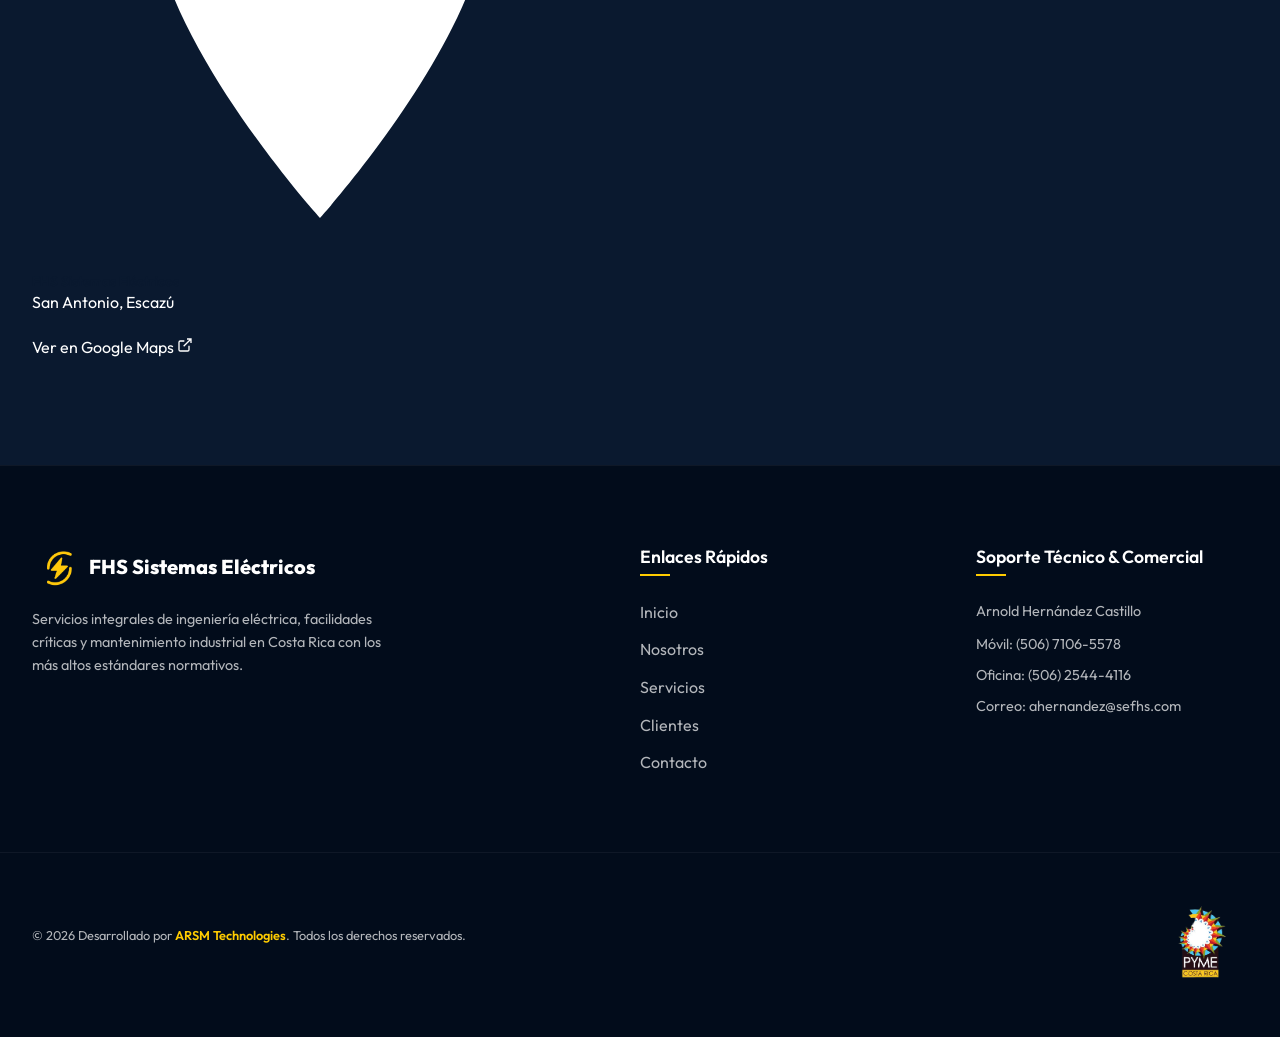
<file: index-oficial.html>
<!DOCTYPE html>
<html lang="es">

<head>
    <meta charset="UTF-8">
    <meta name="viewport" content="width=device-width, initial-scale=1.0">
    <link rel="icon" href="logo.png" type="image/png">

    <!-- SEO Meta Tags -->
    <title>FHS Sistemas Eléctricos | Ingeniería y Mantenimiento Industrial Costa Rica</title>
    <meta name="description"
        content="Soluciones eléctricas de alta calidad para empresas públicas y privadas en Costa Rica. Cumplimiento estricto del Código Eléctrico NEC 2014, tableros de control y cuartos limpios.">
    <meta name="keywords"
        content="FHS Sistemas Eléctricos, ingeniería eléctrica Costa Rica, mantenimiento industrial, cuartos limpios médicos, tableros de control, NEC 2014, PYME Costa Rica, Escazú, Arnold Hernández">
    <meta name="author" content="FHS Sistemas Eléctricos SRL">
    <link rel="canonical" href="https://sefhs.com">

    <!-- Open Graph / Facebook -->
    <meta property="og:type" content="website">
    <meta property="og:url" content="https://sefhs.com">
    <meta property="og:title" content="FHS Sistemas Eléctricos | Ingeniería y Mantenimiento Industrial">
    <meta property="og:description"
        content="Servicios eléctricos profesionales bajo normas NEC 2014, instalaciones industriales, cuartos limpios médicos y mantenimiento preventivo en Costa Rica.">
    <meta property="og:image" content="images/hero_cleanroom.png">

    <!-- Twitter -->
    <meta property="twitter:card" content="summary_large_image">
    <meta property="twitter:url" content="https://sefhs.com">
    <meta property="twitter:title" content="FHS Sistemas Eléctricos">
    <meta property="twitter:description"
        content="Ingeniería y mantenimiento eléctrico industrial de alta calidad en Costa Rica. Certificación PYME 68225 y cumplimiento NEC 2014.">
    <meta property="twitter:image" content="images/hero_cleanroom.png">

    <!-- Google Fonts -->
    <link rel="preconnect" href="https://fonts.googleapis.com">
    <link rel="preconnect" href="https://fonts.gstatic.com" crossorigin>
    <link href="https://fonts.googleapis.com/css2?family=Outfit:wght@300;400;500;600;700;800&display=swap"
        rel="stylesheet">

    <!-- Custom CSS -->
    <link rel="stylesheet" href="styles.css">
</head>

<body>

    <!-- Header / Navbar -->
    <header class="navbar" id="navbar">
        <div class="nav-container">
            <a href="#inicio" class="logo-area" aria-label="FHS Inicio">
                <img src="logo.png" alt="FHS Sistemas Eléctricos Logo" class="logo-img">
                <span class="logo-text">FHS <span class="highlight-text">Sistemas Eléctricos</span></span>
            </a>
            <nav class="nav-links" id="nav-links" role="navigation" aria-label="Menú principal">
                <a href="#inicio" class="nav-link active">Inicio</a>
                <a href="#nosotros" class="nav-link">Nosotros</a>
                <a href="#servicios" class="nav-link">Servicios</a>
                <a href="#clientes" class="nav-link">Clientes</a>
                <a href="#contacto" class="nav-link">Contacto</a>
            </nav>
            <div class="nav-cta">
                <a href="index-en.html" class="lang-toggle" aria-label="Switch to English">EN</a>
                <a href="#contacto" class="btn btn-primary btn-quote">Solicitar cotización</a>
                <button class="burger-menu" id="burger-menu" aria-label="Abrir menú de navegación" aria-expanded="false"
                    aria-controls="nav-links">
                    <span class="burger-bar"></span>
                    <span class="burger-bar"></span>
                    <span class="burger-bar"></span>
                </button>
            </div>
        </div>
    </header>

    <!-- Main Content -->
    <main>

        <!-- Hero Section -->
        <section id="inicio" class="hero-section"
            style="background-image: linear-gradient(to right, rgba(10, 25, 47, 0.1) 0%, rgba(10, 25, 47, 0.85) 50%, rgba(10, 25, 47, 1) 100%), url('images/hero_cleanroom.png'); background-position: left center;">
            <div class="container hero-container">
                <div class="hero-content fade-in">
                    <div class="badge-nec">
                        <svg class="icon-small" viewBox="0 0 24 24" fill="none" stroke="currentColor" stroke-width="2">
                            <path
                                d="M9 12l2 2 4-4M7.835 4.697a3.42 3.42 0 001.946-2.906 1.04 1.04 0 011.838 0 3.42 3.42 0 001.946 2.906 1.04 1.04 0 01.762.762 3.42 3.42 0 002.906 1.946 1.04 1.04 0 010 1.838 3.42 3.42 0 00-2.906 1.946 1.04 1.04 0 01-.762.762 3.42 3.42 0 00-1.946 2.906 1.04 1.04 0 01-1.838 0 3.42 3.42 0 00-1.946-2.906 1.04 1.04 0 01-.762-.762 3.42 3.42 0 00-2.906-1.946 1.04 1.04 0 010-1.838 3.42 3.42 0 002.906-1.946 1.04 1.04 0 01.762-.762z" />
                        </svg>
                        <span>Estándar de Seguridad NEC 2014</span>
                    </div>
                    <h1>Soluciones eléctricas y de mantenimiento con altos estándares de calidad</h1>
                    <p>Brindando servicios a empresas públicas y privadas en todo el territorio nacional, en estricto
                        cumplimiento a las normas del NEC 2014 vigente.</p>
                    <div class="hero-actions">
                        <a href="#contacto" class="btn btn-accent btn-large">Solicitar cotización</a>
                        <a href="#servicios" class="btn btn-outline btn-large">Ver Servicios</a>
                    </div>
                </div>
            </div>
            <div class="hero-scroll-indicator">
                <a href="#nosotros" aria-label="Bajar a sección Nosotros">
                    <svg class="scroll-arrow" viewBox="0 0 24 24" fill="none" stroke="currentColor" stroke-width="2">
                        <path d="M19 14l-7 7-7-7M12 21V3" />
                    </svg>
                </a>
            </div>
        </section>

        <!-- Nosotros Section -->
        <section id="nosotros" class="section-padding bg-light">
            <div class="container">
                <div class="grid-2-col align-center">
                    <div class="nosotros-text fade-in-left">
                        <span class="section-subtitle">Trayectoria y Confianza</span>
                        <h2>Quiénes Somos y Nuestro Compromiso</h2>
                        <p class="lead-text">Somos <strong>FHS Sistemas Eléctricos</strong>, una empresa costarricense
                            registrada bajo la marca <strong>PYME Costa Rica (ID PYME 68225)</strong>. Nos
                            especializamos en brindar soporte de ingeniería eléctrica, montajes industriales y
                            mantenimiento especializado a sectores de alta exigencia.</p>

                        <div class="commitment-card">
                            <div class="commitment-icon">
                                <svg viewBox="0 0 24 24" fill="none" stroke="currentColor" stroke-width="2">
                                    <path d="M12 22s8-4 8-10V5l-8-3-8 3v7c0 6 8 10 8 10z" />
                                </svg>
                            </div>
                            <div class="commitment-content">
                                <h3>Garantía de Seguridad</h3>
                                <p>Todos nuestros trabajos de ingeniería y diseño se ejecutan bajo cumplimiento riguroso
                                    del <strong>Código Eléctrico de Costa Rica NEC 2014</strong>, la normativa oficial
                                    vigente que resguarda la vida de las personas y la seguridad de los activos de su
                                    empresa.</p>
                            </div>
                        </div>

                        <!--<div class="nosotros-badges">
                            <div class="badge-item">
                                <span class="badge-title">Certificación PYME</span>
                                <span class="badge-desc">ID PYME 68225</span>
                            </div>
                            <div class="badge-item">
                                <span class="badge-title">Norma Nacional</span>
                                <span class="badge-desc">NEC 2014 Vigente</span>
                            </div>
                        </div>-->
                    </div>

                    <div class="nosotros-graphic fade-in-right">
                        <div class="graphic-wrapper">
                            <img src="images/thermal_inspection.png" alt="Ingeniería y mantenimiento eléctrico FHS"
                                class="main-graphic-img">
                            <div class="graphic-overlay-card">
                                <span class="overlay-number">100%</span>
                                <span class="overlay-text">Seguridad y Cumplimiento Técnico</span>
                            </div>
                        </div>
                    </div>
                </div>
            </div>
        </section>

        <!-- Servicios Section -->
        <section id="servicios" class="section-padding bg-dark text-white">
            <div class="container">
                <div class="section-header text-center">
                    <span class="section-subtitle highlight-text">Nuestros Servicios</span>
                    <!-- <h2>Servicios Especializados</h2> -->
                    <p class="section-desc">Ofrecemos soluciones integrales llave en mano para optimizar el rendimiento
                        energético, el control mecánico y la infraestructura operativa de su empresa.</p>
                </div>

                <div class="grid-3-col grid-responsive mt-50">
                    <!-- Servicio 1 -->
                    <div class="service-card fade-in-up">
                        <div class="service-icon">
                            <svg viewBox="0 0 24 24" fill="none" stroke="currentColor" stroke-width="2">
                                <rect x="2" y="2" width="20" height="8" rx="2" ry="2" />
                                <rect x="2" y="14" width="20" height="8" rx="2" ry="2" />
                                <line x1="6" y1="6" x2="6.01" y2="6" />
                                <line x1="6" y1="18" x2="6.01" y2="18" />
                            </svg>
                        </div>
                        <h3>Instalaciones Eléctricas</h3>
                        <p>Acometidas de alta potencia (480 VAC, 208 VAC), soportería técnica, canalizaciones
                            industriales, transformadores y circuitos de iluminación profesional.</p>
                        <button class="btn btn-text open-modal" data-modal="modal-instalaciones">Ver detalles
                            &rarr;</button>
                    </div>

                    <!-- Servicio 2 -->
                    <div class="service-card fade-in-up" data-delay="100">
                        <div class="service-icon">
                            <svg viewBox="0 0 24 24" fill="none" stroke="currentColor" stroke-width="2">
                                <rect x="3" y="3" width="18" height="18" rx="2" />
                                <path d="M21 12H3" />
                                <path d="M12 3v18" />
                                <circle cx="7.5" cy="7.5" r="1.5" />
                                <circle cx="16.5" cy="16.5" r="1.5" />
                            </svg>
                        </div>
                        <h3>Tableros de Control</h3>
                        <p>Diseño de diagramas y planos eléctricos, armado profesional de tableros de control y fuerza,
                            y su correspondiente instalación y puesta en marcha en sitio.</p>
                        <button class="btn btn-text open-modal" data-modal="modal-tableros">Ver detalles &rarr;</button>
                    </div>

                    <!-- Servicio 3 -->
                    <div class="service-card fade-in-up" data-delay="200">
                        <div class="service-icon">
                            <svg viewBox="0 0 24 24" fill="none" stroke="currentColor" stroke-width="2">
                                <path d="M20.38 3.46L16 7.84M2 22l4.84-4.38" />
                                <path d="M16 3H21v5M8 21H3v-5" />
                                <rect x="8" y="8" width="8" height="8" rx="2" />
                            </svg>
                        </div>
                        <h3>Facilidades en Cuartos Limpios</h3>
                        <p>Habilitación e instalación de servicios para la industria médica: cableado estructurado,
                            burbujas de trabajo, polos, aire comprimido y mesas de trabajo.</p>
                        <button class="btn btn-text open-modal" data-modal="modal-cuartos-limpios">Ver detalles
                            &rarr;</button>
                    </div>

                    <!-- Servicio 4 -->
                    <div class="service-card fade-in-up">
                        <div class="service-icon">
                            <svg viewBox="0 0 24 24" fill="none" stroke="currentColor" stroke-width="2">
                                <path d="M12 2v20M17 5H9.5a3.5 3.5 0 0 0 0 7h5a3.5 3.5 0 0 1 0 7H6" />
                            </svg>
                        </div>
                        <h3>Mantenimiento Eléctrico</h3>
                        <p>Planes correctivos, preventivos y predictivos orientados a la continuidad operativa:
                            termografías certificadas, reparación de fallas y limpieza profunda de tableros.</p>
                        <button class="btn btn-text open-modal" data-modal="modal-mantenimiento">Ver detalles
                            &rarr;</button>
                    </div>

                    <!-- Servicio 5 -->
                    <div class="service-card fade-in-up" data-delay="100">
                        <div class="service-icon">
                            <svg viewBox="0 0 24 24" fill="none" stroke="currentColor" stroke-width="2">
                                <path d="M3 9l9-7 9 7v11a2 2 0 0 1-2 2H5a2 2 0 0 1-2-2z" />
                                <polyline points="9 22 9 12 15 12 15 22" />
                            </svg>
                        </div>
                        <h3>Mantenimiento de Edificio</h3>
                        <p>Obras civiles menores para adecuaciones, servicios de fontanería especializada y logística
                            completa en la compra y entrega a tiempo de repuestos y materiales.</p>
                        <button class="btn btn-text open-modal" data-modal="modal-edificio">Ver detalles &rarr;</button>
                    </div>

                    <!-- Servicio 6 -->
                    <div class="service-card fade-in-up" data-delay="200">
                        <div class="service-icon">
                            <svg viewBox="0 0 24 24" fill="none" stroke="currentColor" stroke-width="2">
                                <path d="M17 21v-2a4 4 0 0 0-4-4H5a4 4 0 0 0-4 4v2" />
                                <circle cx="9" cy="7" r="4" />
                                <path d="M23 21v-2a4 4 0 0 0-3-3.87" />
                                <path d="M16 3.13a4 4 0 0 1 0 7.75" />
                            </svg>
                        </div>
                        <h3>Subcontratación de Personal</h3>
                        <p>Provisión de personal técnico de mantenimiento por servicios profesionales y servicio
                            handyman especializado para soporte temporal o permanente en su planta.</p>
                        <button class="btn btn-text open-modal" data-modal="modal-personal">Ver detalles &rarr;</button>
                    </div>
                </div>
            </div>
        </section>

        <!-- Clientes Section -->
        <section id="clientes" class="section-padding bg-light">
            <div class="container">
                <div class="section-header text-center">
                    <span class="section-subtitle">Nuestra Trayectoria</span>
                    <h2>Clientes que Confían en Nosotros</h2>
                    <p class="section-desc">Garantizamos excelencia en el servicio a instituciones del sector público,
                        empresas líderes del sector médico y zonas francas de Costa Rica.</p>
                </div>

                <!-- Carousel 1: Sector Médico / Zonas Francas -->
                <div class="carousel-wrapper mt-50">
                    <h3 class="carousel-section-title">Medical Sector and Free Trade Zones</h3>
                    <div class="logo-carousel" id="medico-carousel">
                        <div class="carousel-track">
                            <!-- Lista Original (sin CooperVision) + Nuevos clientes -->
                            <div class="client-logo-card"><span>Establishment Labs</span></div>
                            <div class="client-logo-card">
    <img src="images/logo-Alrotek.png" alt="Logo Alrotek" class="client-logo-img">
    <span>Alrotek</span>
</div>
                            <div class="client-logo-card"><span>Abbott</span></div>
                            <div class="client-logo-card"><span>Confluent</span></div>
                            <div class="client-logo-card"><span>ICU Medical</span></div>
                            <div class="client-logo-card"><span>Boston Scientific</span></div>
                            <div class="client-logo-card"><span>Theragenics</span></div>
                            <div class="client-logo-card">
    <img src="images/logo-arcos-dorados.png" alt="Logo Arcos Dorados" class="client-logo-img">
    <span>Arcos Dorados</span>
</div>
                            <div class="client-logo-card">
    <img src="images/logo-dospinos.png" alt="Logo Dos Pinos" class="client-logo-img">
    <span>Dos Pinos</span>
</div>
<div class="client-logo-card">
    <img src="images/logo-align.png" alt="Logo Align" class="client-logo-img">
    <span>Align</span>
</div>
                            <div class="client-logo-card"><span>Steris</span></div>
                            <div class="client-logo-card"><span>Alrotek</span></div>
                            <div class="client-logo-card"><span>Align Technology</span></div>
                            <div class="client-logo-card"><span>Nextern</span></div>
                            <div class="client-logo-card"><span>Climatisa</span></div>
                            
                            <!-- Duplicados (Necesarios para el efecto de scroll infinito) -->
                            <div class="client-logo-card"><span>Establishment Labs</span></div>
                            <div class="client-logo-card"><span>Abbott</span></div>
                            <div class="client-logo-card"><span>Confluent</span></div>
                            <div class="client-logo-card"><span>ICU Medical</span></div>
                            <div class="client-logo-card"><span>Boston Scientific</span></div>
                            <div class="client-logo-card"><span>Theragenics</span></div>
                            <div class="client-logo-card">
    <img src="images/logo-arcos-dorados.png" alt="Logo Arcos Dorados" class="client-logo-img">
    <span>Arcos Dorados</span>
</div>
                            <div class="client-logo-card">
    <img src="images/logo-dospinos.png" alt="Logo Dos Pinos" class="client-logo-img">
    <span>Dos Pinos</span>
</div>
<div class="client-logo-card">
    <img src="images/logo-align.png" alt="Logo Align" class="client-logo-img">
    <span>Align</span>
</div>
                            <div class="client-logo-card"><span>Steris</span></div>
                            <div class="client-logo-card">
    <img src="images/logo-Alrotek.png" alt="Logo Alrotek" class="client-logo-img">
    <span>Alrotek</span>
</div>
                            <div class="client-logo-card"><span>Align Technology</span></div>
                            <div class="client-logo-card">
    <img src="images/logo-Nextern.png" alt="Logo Nextern" class="client-logo-img">
    <span>Nextern</span>
</div>

<div class="client-logo-card">
    <img src="images/logo-Climatisa.png" alt="Logo Climatisa" class="client-logo-img">
    <span>Climatisa</span>
</div>
                            
                        </div>
                    </div>
                </div>

                <!-- Carousel 2: Sector Público & Alianzas -->
                <div class="carousel-wrapper mt-40">
                    <h3 class="carousel-section-title">Sector Público y Alianzas Comerciales</h3>
                    <div class="logo-carousel reverse-scroll" id="publico-carousel">
                        <div class="carousel-track">
                            <div class="client-logo-card public-sector"><span>INS</span></div>
                            <div class="client-logo-card public-sector"><span>Banco Central</span></div>
                            <div class="client-logo-card public-sector"><span>Archivo Nacional</span></div>
                            <div class="client-logo-card alliance-sector"><span>Trane (Alianza)</span></div>
                            <!-- Duplicados -->
                            <div class="client-logo-card public-sector"><span>INS</span></div>
                            <div class="client-logo-card public-sector"><span>Banco Central</span></div>
                            <div class="client-logo-card public-sector"><span>Archivo Nacional</span></div>
                            <div class="client-logo-card alliance-sector"><span>Trane (Alianza)</span></div>
                        </div>
                    </div>
                </div>
            </div>
        </section>

        <!-- Contacto Section -->
        <section id="contacto" class="section-padding bg-dark text-white">
            <div class="container">
                <div class="grid-2-col">
                    <!-- Formulario de Contacto -->
                    <div class="contacto-form-wrapper">
                        <span class="section-subtitle highlight-text">Iniciar Proyecto</span>
                        <h2>Solicitar una Cotización</h2>
                        <p class="form-instructions">Complete el formulario y nos pondremos en contacto con usted en un
                            plazo no mayor a 24 horas.</p>

                        <form id="contact-form" class="mt-30" novalidate>
                            <div class="form-group">
                                <input type="text" id="name" name="name" required placeholder=" ">
                                <label for="name">Nombre Completo</label>
                                <span class="error-msg" id="name-error">El nombre es requerido</span>
                            </div>
                            <div class="form-row">
                                <div class="form-group">
                                    <input type="email" id="email" name="email" required placeholder=" ">
                                    <label for="email">Correo Electrónico</label>
                                    <span class="error-msg" id="email-error">Ingrese un correo válido</span>
                                </div>
                                <div class="form-group">
                                    <input type="tel" id="phone" name="phone" required placeholder=" ">
                                    <label for="phone">Teléfono de Contacto</label>
                                    <span class="error-msg" id="phone-error">El teléfono es requerido</span>
                                </div>
                            </div>
                            <div class="form-group">
                                <textarea id="message" name="message" rows="4" required placeholder=" "></textarea>
                                <label for="message">Detalle de su Requerimiento</label>
                                <span class="error-msg" id="message-error">Por favor describa lo que necesita</span>
                            </div>
                            <button type="submit" class="btn btn-accent btn-large w-100" id="submit-btn">
                                <span class="btn-text">Enviar Solicitud</span>
                                <span class="spinner" id="form-spinner"></span>
                            </button>
                            <div class="form-success-alert" id="form-success">
                                <svg class="alert-icon" viewBox="0 0 24 24" fill="none" stroke="currentColor"
                                    stroke-width="2">
                                    <polyline points="20 6 9 17 4 12" />
                                </svg>
                                <div>
                                    <h4>¡Solicitud Enviada con Éxito!</h4>
                                    <p>Su solicitud ha sido registrada. Arnold Hernández se pondrá en contacto pronto.
                                    </p>
                                </div>
                            </div>
                        </form>
                    </div>

                    <!-- Datos de Contacto Directo y Ubicación -->
                    <!-- <div class="contacto-info-wrapper">
                        <span class="section-subtitle highlight-text">Contacto Directo</span>
                        <h2>Información Comercial</h2>

                        <div class="contact-details mt-30">
                            <div class="contact-detail-item">
                                <div class="detail-icon">
                                    <svg viewBox="0 0 24 24" fill="none" stroke="currentColor" stroke-width="2">
                                        <path d="M20 21v-2a4 4 0 0 0-4-4H5a4 4 0 0 0-4 4v2" />
                                        <circle cx="9" cy="7" r="4" />
                                        <path d="M23 21v-2a4 4 0 0 0-3-3.87M16 3.13a4 4 0 0 1 0 7.75" />
                                    </svg>
                                </div>
                                <div class="detail-content">
                                    <h4>Representante Técnico</h4>
                                    <p class="highlight-text-light">Arnold Hernández Castillo</p>
                                </div>
                            </div>

                            <div class="contact-detail-item">
                                <div class="detail-icon">
                                    <svg viewBox="0 0 24 24" fill="none" stroke="currentColor" stroke-width="2">
                                        <path
                                            d="M22 16.92v3a2 2 0 0 1-2.18 2 19.79 19.79 0 0 1-8.63-3.07 19.5 19.5 0 0 1-6-6 19.79 19.79 0 0 1-3.07-8.67A2 2 0 0 1 4.11 2h3a2 2 0 0 1 2 1.72 12.84 12.84 0 0 0 .7 2.81 2 2 0 0 1-.45 2.11L8.09 9.91a16 16 0 0 0 6 6l1.27-1.27a2 2 0 0 1 2.11-.45 12.84 12.84 0 0 0 2.81.7A2 2 0 0 1 22 16.92z" />
                                    </svg>
                                </div>
                                <div class="detail-content">
                                    <h4>Teléfonos de Contacto</h4>
                                    <p>Oficina: <a href="tel:+50625444116" class="phone-link">(506) 2544-4116</a></p>
                                    <p>Móvil: <a href="tel:+50671065578" class="phone-link">(506) 7106-5578</a></p>
                                </div>
                            </div>

                            <div class="contact-detail-item">
                                <div class="detail-icon">
                                    <svg viewBox="0 0 24 24" fill="none" stroke="currentColor" stroke-width="2">
                                        <path
                                            d="M4 4h16c1.1 0 2 .9 2 2v12c0 1.1-.9 2-2 2H4c-1.1 0-2-.9-2-2V6c0-1.1.9-2 2-2z" />
                                        <polyline points="22,6 12,13 2,6" />
                                    </svg>
                                </div>
                                <div class="detail-content">
                                    <h4>Correo Corporativo</h4>
                                    <p><a href="mailto:ahernandez@sefhs.com" class="email-link">ahernandez@sefhs.com</a>
                                    </p>
                                </div>
                            </div>

                            <div class="contact-detail-item">
                                <div class="detail-icon">
                                    <svg viewBox="0 0 24 24" fill="none" stroke="currentColor" stroke-width="2">
                                        <path d="M21 10c0 7-9 13-9 13s-9-6-9-13a9 9 0 0 1 18 0z" />
                                        <circle cx="12" cy="10" r="3" />
                                    </svg>
                                </div>
                                <div class="detail-content">
                                    <h4>Ubicación Física</h4>
                                    <p>San Antonio, Escazú, San José, Costa Rica</p>
                                </div>
                            </div>
                        </div> -->

                    <!-- Descarga de catálogo de servicios -->
                    <div class="catalog-download-box mt-30">
                        <div class="catalog-info">
                            <svg class="pdf-icon" viewBox="0 0 24 24" fill="none" stroke="currentColor"
                                stroke-width="2">
                                <path d="M14 2H6a2 2 0 0 0-2 2v16a2 2 0 0 0 2 2h12a2 2 0 0 0 2-2V8z" />
                                <polyline points="14 2 14 8 20 8" />
                                <line x1="16" y1="13" x2="8" y2="13" />
                                <line x1="16" y1="17" x2="8" y2="17" />
                            </svg>
                            <div>
                                <h4>Catálogo de Servicios FHS 2026</h4>
                                <p>Descargue nuestro brochure oficial en formato PDF.</p>
                            </div>
                        </div>
                        <a href="CatalogodeServiciosFHS-2026.pdf" download
                            class="btn btn-accent btn-small download-catalog-btn">Descargar PDF</a>
                    </div>

                    <!-- Stylized Map Container -->
                    <div class="map-container-styled mt-30">
                        <div class="map-inner">
                            <div class="map-marker">
                                <div class="marker-pulse"></div>
                                <svg viewBox="0 0 24 24" fill="currentColor" class="marker-icon">
                                    <path
                                        d="M12 2C8.13 2 5 5.13 5 9c0 5.25 7 13 7 13s7-7.75 7-13c0-3.87-3.13-7-7-7zm0 9.5c-1.38 0-2.5-1.12-2.5-2.5s1.12-2.5 2.5-2.5 2.5 1.12 2.5 2.5-1.12 2.5-2.5 2.5z" />
                                </svg>
                            </div>
                            <div class="map-label">
                                <h5>FHS Sistemas Eléctricos</h5>
                                <p>San Antonio, Escazú</p>
                            </div>
                        </div>
                        <div class="map-container-styled mt-30">
                            <div class="map-inner">
                                <div class="map-marker">
                                    <div class="marker-pulse"></div>
                                    <svg viewBox="0 0 24 24" fill="currentColor" class="marker-icon">
                                        <path
                                            d="M12 2C8.13 2 5 5.13 5 9c0 5.25 7 13 7 13s7-7.75 7-13c0-3.87-3.13-7-7-7zm0 9.5c-1.38 0-2.5-1.12-2.5-2.5s1.12-2.5 2.5-2.5 2.5 1.12 2.5 2.5-1.12 2.5-2.5 2.5z" />
                                    </svg>
                                </div>
                                <div class="map-label">
                                    <h5>FHS Sistemas Eléctricos</h5>
                                    <p>San Antonio, Escazú</p>
                                </div>
                            </div>
                            <a href="https://www.google.com/maps?q=9.893349129291229,-84.1263939775123" target="_blank"
                                rel="noopener noreferrer" class="map-link-btn">
                                <span>Ver en Google Maps</span>
                                <svg class="icon-small" viewBox="0 0 24 24" fill="none" stroke="currentColor"
                                    stroke-width="2">
                                    <path
                                        d="M18 13v6a2 2 0 0 1-2 2H5a2 2 0 0 1-2-2V8a2 2 0 0 1 2-2h6M15 3h6v6M10 14L21 3" />
                                </svg>
                            </a>
                        </div>
                    </div>
                </div>
            </div>
        </section>

    </main>

    <!-- Footer -->
    <footer class="main-footer">
        <div class="container footer-grid">
            <div class="footer-col brand-col">
                <div class="footer-logo">
                    <img src="logo.png" alt="FHS Sistemas Eléctricos" class="logo-img">
                    <span>FHS Sistemas Eléctricos</span>
                </div>
                <p>Servicios integrales de ingeniería eléctrica, facilidades críticas y mantenimiento industrial en
                    Costa Rica con los más altos estándares normativos.</p>
                <div class="legal-badge mt-20">
                    <!-- <span class="legal-badge-title">Cédula Jurídica:</span> -->
                    <!-- <span class="legal-badge-number">3-102-800394</span> -->
                </div>
            </div>

            <div class="footer-col links-col">
                <h4>Enlaces Rápidos</h4>
                <ul>
                    <li><a href="#inicio">Inicio</a></li>
                    <li><a href="#nosotros">Nosotros</a></li>
                    <li><a href="#servicios">Servicios</a></li>
                    <li><a href="#clientes">Clientes</a></li>
                    <li><a href="#contacto">Contacto</a></li>
                </ul>
            </div>

            <div class="footer-col contact-col">
                <h4>Soporte Técnico & Comercial</h4>
                <p>Arnold Hernández Castillo</p>
                <p class="mt-10">Móvil: <a href="tel:+50671065578">(506) 7106-5578</a></p>
                <p>Oficina: <a href="tel:+50625444116">(506) 2544-4116</a></p>
                <p>Correo: <a href="mailto:ahernandez@sefhs.com">ahernandez@sefhs.com</a></p>
            </div>
        </div>
        <div class="footer-bottom">
            <div class="container footer-bottom-flex">
                <p>&copy; 2026 Desarrollado por <a href="https://www.arsmtech.com/" target="_blank"
                        rel="noopener noreferrer" class="dev-link">ARSM Technologies</a>. Todos los derechos reservados.
                </p>
                <!-- Logo de cumplimiento -->
                <img src="images/logo-pyme.png" alt="Cumplimiento NEC 2014" class="compliance-logo">
            </div>
        </div
    </footer>

    <!-- Floating WhatsApp Button -->
    <a href="https://wa.me/50671065578?text=Hola,%20me%20gustar%C3%ADa%20solicitar%20una%20cotizaci%C3%B3n%20para%20servicios%20el%C3%A9ctricos."
        class="whatsapp-float-btn" id="whatsapp-btn" target="_blank" rel="noopener noreferrer"
        aria-label="Abrir chat de soporte en WhatsApp">
        <svg class="whatsapp-icon" viewBox="0 0 24 24" fill="currentColor">
            <path
                d="M12.012 2c-5.506 0-9.988 4.482-9.988 9.988 0 1.761.46 3.473 1.336 4.987l-1.42 5.187 5.308-1.393c1.458.795 3.093 1.213 4.757 1.214h.004c5.505 0 9.987-4.482 9.987-9.989.001-2.66-1.034-5.159-2.919-7.046C17.19 3.033 14.697 2 12.012 2zm6.398 13.91c-.279.789-1.392 1.458-1.921 1.547-.48.082-.968.112-2.923-.655-2.502-.98-4.116-3.535-4.241-3.702-.125-.167-.92-1.223-.92-2.333 0-1.11.58-1.655.787-1.875.207-.221.453-.277.604-.277.151 0 .303.001.434.007.139.006.326-.053.511.395.19.462.651 1.587.708 1.702.057.115.094.248.019.398-.076.15-.113.244-.226.376-.113.132-.236.294-.339.395-.113.11-.231.23-.099.458.132.227.587.968 1.26 1.567.868.774 1.599 1.013 1.825 1.126.227.113.359.096.491-.057.132-.153.567-.66.718-.886.151-.226.302-.189.51-.113.208.076 1.32.622 1.547.735.227.113.377.169.434.267.057.098.057.567-.222 1.356z" />
        </svg>
        <span class="whatsapp-tooltip">¿En qué podemos ayudarte?</span>
    </a>

    <!-- Modals definitions -->

    <!-- Modal 1: Instalaciones Eléctricas -->
    <div id="modal-instalaciones" class="modal" role="dialog" aria-modal="true" aria-labelledby="title-modal-1">
        <div class="modal-content">
            <button class="modal-close" aria-label="Cerrar modal">&times;</button>
            <div class="modal-header">
                <div class="modal-header-icon">
                    <svg viewBox="0 0 24 24" fill="none" stroke="currentColor" stroke-width="2">
                        <rect x="2" y="2" width="20" height="8" rx="2" ry="2" />
                        <rect x="2" y="14" width="20" height="8" rx="2" ry="2" />
                    </svg>
                </div>
                <h3 id="title-modal-1">Instalaciones Eléctricas</h3>
            </div>
            <div class="modal-body">
                <p class="modal-lead">Desarrollamos montajes y cableado para todo tipo de proyectos de infraestructura
                    eléctrica, asegurando eficiencia energética y cumplimiento total con el NEC 2014.</p>
                <h4 class="mt-20">Alcance Técnico del Servicio:</h4>
                <ul class="modal-list">
                    <li><strong>Soportería y Canalización:</strong> Instalación de bandejas portacables (caballetes),
                        tubería EMT/IMC/RMC y sistemas de ductos metálicos.</li>
                    <li><strong>Cableado de Fuerza:</strong> Tendido e interconexión de conductores eléctricos de gran
                        calibre para media y baja tensión.</li>
                    <li><strong>Acometidas Eléctricas:</strong> Instalación y configuración de acometidas en 480 VAC,
                        208 VAC, 120 VAC y otros niveles de tensión específicos.</li>
                    <li><strong>Tableros y Transformadores:</strong> Instalación, anclaje y cableado de tableros de
                        distribución general (sub-paneles) y transformadores secos o en aceite.</li>
                    <li><strong>Circuitos de Iluminación:</strong> Instalación de sistemas de iluminación comercial e
                        industrial con tecnología LED de alta eficiencia.</li>
                    <li><strong>Motores y Bombas de Agua:</strong> Conexión, parametrización y mantenimiento de motores
                        eléctricos industriales y sistemas de bombeo de agua.</li>
                    <li><strong>Detección de Monóxido de Carbono (CO):</strong> Diseño e instalación de sistemas de
                        seguridad para detección de CO en parqueos y recintos cerrados.</li>
                </ul>
            </div>
            <div class="modal-footer">
                <a href="#contacto" class="btn btn-accent close-modal-action">Solicitar este Servicio</a>
            </div>
        </div>
    </div>

    <!-- Modal 2: Tableros de Control -->
    <div id="modal-tableros" class="modal" role="dialog" aria-modal="true" aria-labelledby="title-modal-2">
        <div class="modal-content">
            <button class="modal-close" aria-label="Cerrar modal">&times;</button>
            <div class="modal-header">
                <div class="modal-header-icon">
                    <svg viewBox="0 0 24 24" fill="none" stroke="currentColor" stroke-width="2">
                        <rect x="3" y="3" width="18" height="18" rx="2" />
                        <path d="M21 12H3" />
                        <path d="M12 3v18" />
                    </svg>
                </div>
                <h3 id="title-modal-2">Diseño y Armado de Tableros de Control</h3>
            </div>
            <div class="modal-body">
                <p class="modal-lead">Automatizamos y controlamos sus procesos industriales mediante el diseño y
                    ensamble de tableros eléctricos de alta precisión a la medida de sus necesidades.</p>
                <h4 class="mt-20">Alcance Técnico del Servicio:</h4>
                <ul class="modal-list">
                    <li><strong>Diseño de Planos Eléctricos:</strong> Elaboración de diagramas unifilares, multifilares,
                        esquemas de mando y control utilizando software CAD de ingeniería.</li>
                    <li><strong>Armado de Tableros:</strong> Distribución física, montaje y cableado de componentes en
                        gabinete (contactores, relés térmicos, PLC, variadores de frecuencia, fusibles y protecciones).
                    </li>
                    <li><strong>Marcación y Rotulación Normalizada:</strong> Identificación clara de cables y
                        componentes mediante etiquetas industriales duraderas, facilitando el mantenimiento futuro.</li>
                    <li><strong>Pruebas en Taller (FAT):</strong> Pruebas operativas exhaustivas previas al despacho
                        para garantizar el correcto funcionamiento lógico y eléctrico.</li>
                    <li><strong>Instalación y Puesta en Marcha:</strong> Anclaje físico en planta, conexionado de campo,
                        pruebas operativas en sitio (SAT) y entrega técnica.</li>
                </ul>
            </div>
            <div class="modal-footer">
                <a href="#contacto" class="btn btn-accent close-modal-action">Solicitar este Servicio</a>
            </div>
        </div>
    </div>

    <!-- Modal 3: Facilidades en Cuartos Limpios -->
    <div id="modal-cuartos-limpios" class="modal" role="dialog" aria-modal="true" aria-labelledby="title-modal-3">
        <div class="modal-content">
            <button class="modal-close" aria-label="Cerrar modal">&times;</button>
            <div class="modal-header">
                <div class="modal-header-icon">
                    <svg viewBox="0 0 24 24" fill="none" stroke="currentColor" stroke-width="2">
                        <rect x="8" y="8" width="8" height="8" rx="2" />
                    </svg>
                </div>
                <h3 id="title-modal-3">Facilidades en Cuartos Limpios</h3>
            </div>
            <div class="modal-body">
                <p class="modal-lead">Adecuamos espacios críticos de manufactura en la industria médica y electrónica,
                    cumpliendo con las normas de esterilidad y orden que su planta requiere.</p>
                <h4 class="mt-20">Alcance Técnico del Servicio:</h4>
                <ul class="modal-list">
                    <li><strong>Cableado Estructurado:</strong> Redes de datos (Cat6/Cat6A), canalizaciones limpias de
                        telecomunicaciones y peinado profesional en rack.</li>
                    <li><strong>Burbujas para Trabajo:</strong> Montaje estructural e instalación eléctrica para
                        burbujas de aislamiento o zonas específicas de ensamble de dispositivos.</li>
                    <li><strong>Instalación de Polos (Drops):</strong> Bajadas de conexiones de techo a mesas de
                        trabajo, integrando tomas eléctricas reguladas, datos y servicios mecánicos.</li>
                    <li><strong>Aire Comprimido:</strong> Tuberías neumáticas especializadas de acero inoxidable o
                        aluminio con acoples rápidos para herramientas neumáticas en estaciones de trabajo.</li>
                    <li><strong>Acondicionamiento de Mesas de Trabajo:</strong> Instalación de regletas eléctricas
                        integradas, iluminación localizada y soporte ergonómico para estaciones médicas.</li>
                </ul>
            </div>
            <div class="modal-footer">
                <a href="#contacto" class="btn btn-accent close-modal-action">Solicitar este Servicio</a>
            </div>
        </div>
    </div>

    <!-- Modal 4: Mantenimiento Eléctrico -->
    <div id="modal-mantenimiento" class="modal" role="dialog" aria-modal="true" aria-labelledby="title-modal-4">
        <div class="modal-content">
            <button class="modal-close" aria-label="Cerrar modal">&times;</button>
            <div class="modal-header">
                <div class="modal-header-icon">
                    <svg viewBox="0 0 24 24" fill="none" stroke="currentColor" stroke-width="2">
                        <path d="M12 2v20M17 5H9.5a3.5 3.5 0 0 0 0 7h5a3.5 3.5 0 0 1 0 7H6" />
                    </svg>
                </div>
                <h3 id="title-modal-4">Mantenimiento Eléctrico</h3>
            </div>
            <div class="modal-body">
                <p class="modal-lead">Prevenimos paros inesperados en su producción mediante rutinas de diagnóstico y
                    mantenimiento predictivo y preventivo de alta ingeniería.</p>
                <h4 class="mt-20">Alcance Técnico del Servicio:</h4>
                <ul class="modal-list">
                    <li><strong>Inspección Termográfica:</strong> Identificación de puntos calientes y falsos contactos
                        en tableros de distribución mediante cámaras térmicas, emitiendo reporte detallado.</li>
                    <li><strong>Mantenimiento Preventivo:</strong> Apriete y torque de terminales con llaves
                        dinamométricas, limpieza interna de gabinetes mediante aspiración/solventes dieléctricos.</li>
                    <li><strong>Servicio Correctivo 24/7:</strong> Diagnóstico y reparación de fallas eléctricas de
                        emergencia, reemplazo de contactores defectuosos, interruptores y cableados quemados.</li>
                    <li><strong>Mediciones Eléctricas:</strong> Registro de parámetros de carga (corriente, voltaje,
                        desbalance de fases) para verificar el estado de salud de la instalación.</li>
                </ul>
            </div>
            <div class="modal-footer">
                <a href="#contacto" class="btn btn-accent close-modal-action">Solicitar este Servicio</a>
            </div>
        </div>
    </div>

    <!-- Modal 5: Mantenimiento de Edificio -->
    <div id="modal-edificio" class="modal" role="dialog" aria-modal="true" aria-labelledby="title-modal-5">
        <div class="modal-content">
            <button class="modal-close" aria-label="Cerrar modal">&times;</button>
            <div class="modal-header">
                <div class="modal-header-icon">
                    <svg viewBox="0 0 24 24" fill="none" stroke="currentColor" stroke-width="2">
                        <path d="M3 9l9-7 9 7v11a2 2 0 0 1-2 2H5a2 2 0 0 1-2-2z" />
                    </svg>
                </div>
                <h3 id="title-modal-5">Mantenimiento de Edificio (Facilities)</h3>
            </div>
            <div class="modal-body">
                <p class="modal-lead">Damos soporte general a las instalaciones civiles, de plomería y logística de
                    suministro técnico de su planta o edificio corporativo.</p>
                <h4 class="mt-20">Alcance Técnico del Servicio:</h4>
                <ul class="modal-list">
                    <li><strong>Obras Civiles Menores:</strong> Reparaciones de paredes, pintura industrial en pisos o
                        demarcaciones de seguridad, e instalación de estructuras metálicas livianas.</li>
                    <li><strong>Fontanería e Hidráulica:</strong> Mantenimiento preventivo de redes de agua potable,
                        desagües, reparación de fugas, mantenimiento de fluxómetros y grifería comercial.</li>
                    <li><strong>Gestión de Repuestos y Materiales:</strong> Servicio de cotización, compra rápida y
                        entrega directa en planta de repuestos electromecánicos y suministros técnicos críticos.</li>
                </ul>
            </div>
            <div class="modal-footer">
                <a href="#contacto" class="btn btn-accent close-modal-action">Solicitar este Servicio</a>
            </div>
        </div>
    </div>

    <!-- Modal 6: Subcontratación de Personal -->
    <div id="modal-personal" class="modal" role="dialog" aria-modal="true" aria-labelledby="title-modal-6">
        <div class="modal-content">
            <button class="modal-close" aria-label="Cerrar modal">&times;</button>
            <div class="modal-header">
                <div class="modal-header-icon">
                    <svg viewBox="0 0 24 24" fill="none" stroke="currentColor" stroke-width="2">
                        <path d="M17 21v-2a4 4 0 0 0-4-4H5a4 4 0 0 0-4 4v2" />
                    </svg>
                </div>
                <h3 id="title-modal-6">Subcontratación de Personal (Staffing & Handyman)</h3>
            </div>
            <div class="modal-body">
                <p class="modal-lead">Flexibilice sus costos de operación contando con personal técnico especializado,
                    capacitado y listo para sumarse a su equipo de mantenimiento.</p>
                <h4 class="mt-20">Alcance Técnico del Servicio:</h4>
                <ul class="modal-list">
                    <li><strong>Técnicos por Servicios Profesionales:</strong> Personal calificado (electricistas,
                        electromecánicos) por horas, días o semanas para proyectos de ampliación o paros de planta.</li>
                    <li><strong>Servicio Handyman en Sitio:</strong> Asignación fija o periódica de un técnico de
                        mantenimiento general para realizar preventivos rutinarios de infraestructura edilicia.</li>
                    <li><strong>Cumplimiento de Obligaciones Laborales:</strong> FHS se encarga de la gestión total
                        obrero-patronal, seguros e inducción de seguridad laboral (HSE), mitigando el riesgo legal para
                        su empresa.</li>
                </ul>
            </div>
            <div class="modal-footer">
                <a href="#contacto" class="btn btn-accent close-modal-action">Solicitar este Servicio</a>
            </div>
        </div>
    </div>

    <!-- Custom JS -->
    <script src="app.js"></script>
</body>

</html>
</file>
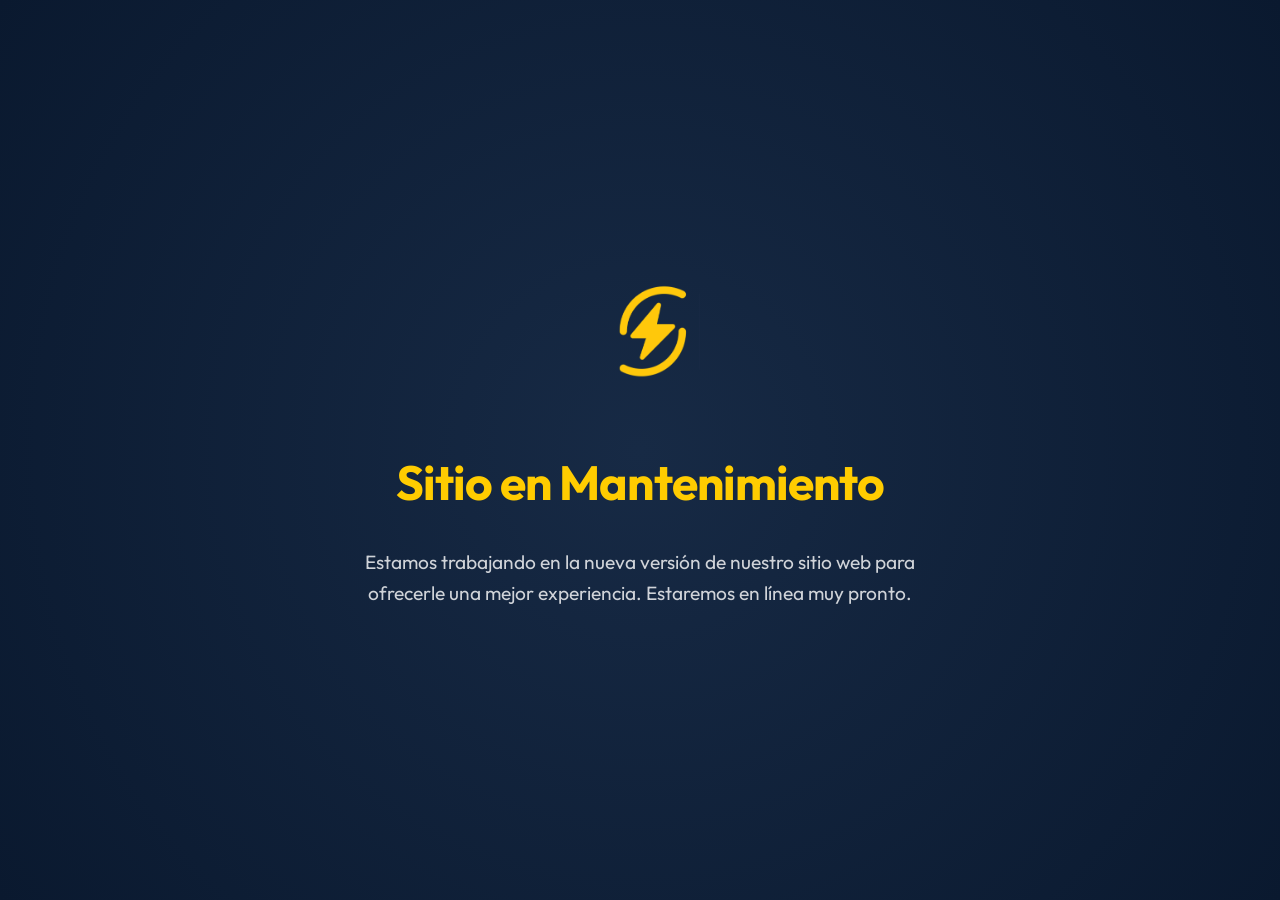
<file: indexconstruccion.html>
<!DOCTYPE html>
<html lang="es">
<head>
    <meta charset="UTF-8">
    <meta name="viewport" content="width=device-width, initial-scale=1.0">
    <link rel="icon" href="logo.png" type="image/png">
    <title>En Mantenimiento | FHS Sistemas Eléctricos</title>
    
    <!-- Google Fonts -->
    <link rel="preconnect" href="https://fonts.googleapis.com">
    <link rel="preconnect" href="https://fonts.gstatic.com" crossorigin>
    <link href="https://fonts.googleapis.com/css2?family=Outfit:wght@300;400;600;800&display=swap" rel="stylesheet">

    <style>
        body {
            margin: 0;
            padding: 0;
            font-family: 'Outfit', sans-serif;
            background-color: #0a192f; /* Azul corporativo oscuro */
            color: #ffffff;
            display: flex;
            flex-direction: column;
            align-items: center;
            justify-content: center;
            height: 100vh;
            text-align: center;
            background-image: radial-gradient(circle at center, #172a45 0%, #0a192f 100%);
        }
        
        .logo-container img {
            max-width: 120px;
            margin-bottom: 2rem;
            animation: pulse 2s infinite alternate;
        }

        h1 {
            font-size: 3rem;
            color: #ffcc00; /* Amarillo corporativo */
            margin-bottom: 1rem;
            letter-spacing: -0.02em;
        }

        p {
            font-size: 1.2rem;
            color: rgba(255, 255, 255, 0.8);
            max-width: 600px;
            line-height: 1.6;
            padding: 0 20px;
        }

        @keyframes pulse {
            0% { transform: scale(1); opacity: 0.9; }
            100% { transform: scale(1.05); opacity: 1; }
        }

        @media (max-width: 768px) {
            h1 { font-size: 2.2rem; }
            p { font-size: 1rem; }
        }
    </style>
</head>
<body>

    <div class="logo-container">
        <!-- Utiliza el logo que ya tienes en la carpeta -->
        <img src="logo.png" alt="FHS Sistemas Eléctricos Logo">
    </div>

    <h1>Sitio en Mantenimiento</h1>
    <p>Estamos trabajando en la nueva versión de nuestro sitio web para ofrecerle una mejor experiencia. Estaremos en línea muy pronto.</p>

</body>
</html>
</file>
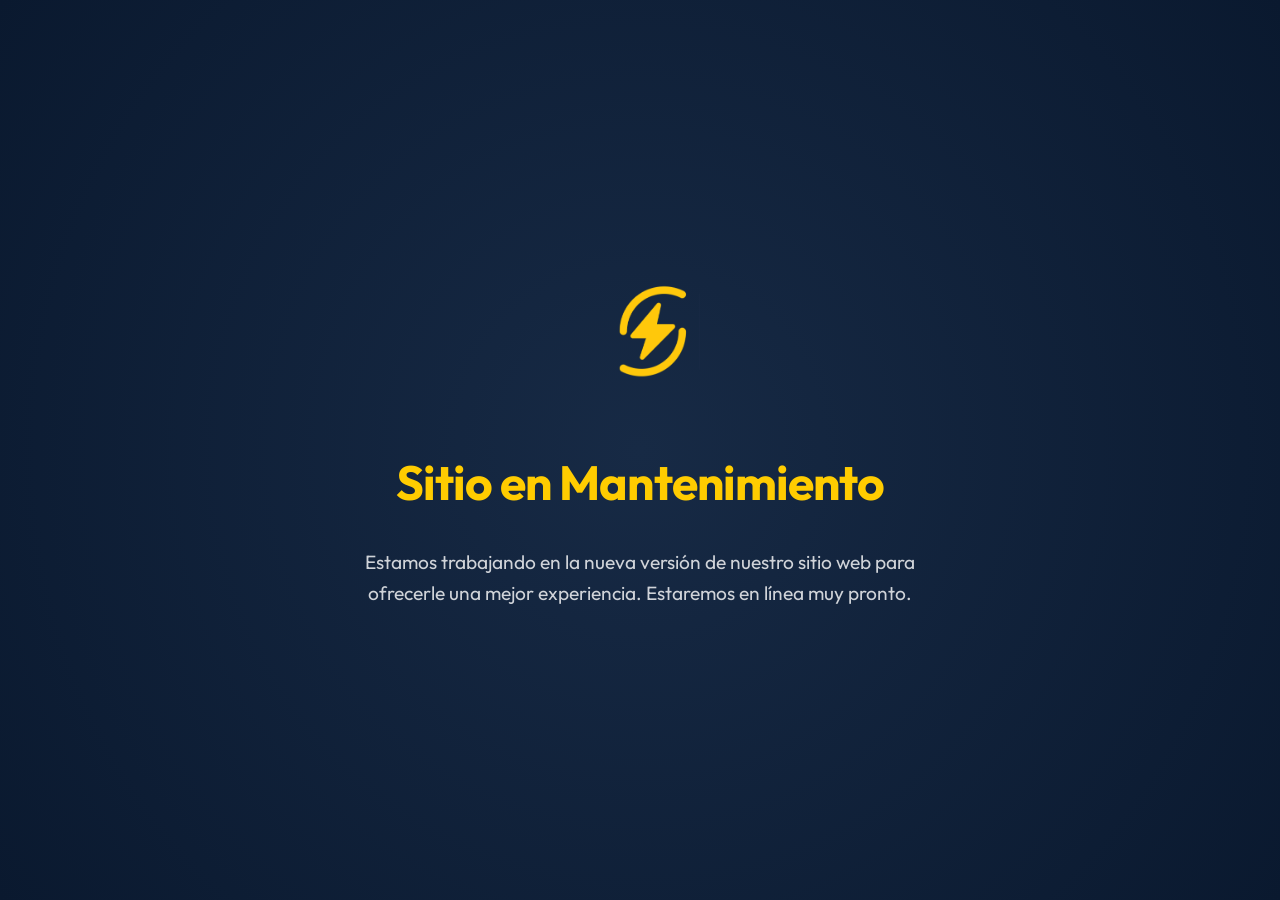
<file: indexreparacion.html>
<!DOCTYPE html>
<html lang="es">
<head>
    <meta charset="UTF-8">
    <meta name="viewport" content="width=device-width, initial-scale=1.0">
    <link rel="icon" href="logo.png" type="image/png">
    <title>En Mantenimiento | FHS Sistemas Eléctricos</title>
    
    <!-- Google Fonts -->
    <link rel="preconnect" href="https://fonts.googleapis.com">
    <link rel="preconnect" href="https://fonts.gstatic.com" crossorigin>
    <link href="https://fonts.googleapis.com/css2?family=Outfit:wght@300;400;600;800&display=swap" rel="stylesheet">

    <style>
        body {
            margin: 0;
            padding: 0;
            font-family: 'Outfit', sans-serif;
            background-color: #0a192f; /* Azul corporativo oscuro */
            color: #ffffff;
            display: flex;
            flex-direction: column;
            align-items: center;
            justify-content: center;
            height: 100vh;
            text-align: center;
            background-image: radial-gradient(circle at center, #172a45 0%, #0a192f 100%);
        }
        
        .logo-container img {
            max-width: 120px;
            margin-bottom: 2rem;
            animation: pulse 2s infinite alternate;
        }

        h1 {
            font-size: 3rem;
            color: #ffcc00; /* Amarillo corporativo */
            margin-bottom: 1rem;
            letter-spacing: -0.02em;
        }

        p {
            font-size: 1.2rem;
            color: rgba(255, 255, 255, 0.8);
            max-width: 600px;
            line-height: 1.6;
            padding: 0 20px;
        }

        @keyframes pulse {
            0% { transform: scale(1); opacity: 0.9; }
            100% { transform: scale(1.05); opacity: 1; }
        }

        @media (max-width: 768px) {
            h1 { font-size: 2.2rem; }
            p { font-size: 1rem; }
        }
    </style>
</head>
<body>

    <div class="logo-container">
        <!-- Utiliza el logo que ya tienes en la carpeta -->
        <img src="logo.png" alt="FHS Sistemas Eléctricos Logo">
    </div>

    <h1>Sitio en Mantenimiento</h1>
    <p>Estamos trabajando en la nueva versión de nuestro sitio web para ofrecerle una mejor experiencia. Estaremos en línea muy pronto.</p>

</body>
</html>
</file>
<file: styles.css>
/* -------------------------------------------------------------
FHS Sistemas Eléctricos - Custom Style Sheet
Author: Expert Web Designer & Developer
Version: 1.0.0
------------------------------------------------------------- */

/* Google Fonts Import */
@import url('https://fonts.googleapis.com/css2?family=Outfit:wght@300;400;500;600;700;800&display=swap');

/* CSS Variables & Custom Theme System */
:root {
--color-primary: #0a192f;
/* Deep dark blue (corporative) */
--color-primary-light: #172a45;
/* Light dark blue for cards and containers */
--color-primary-dark: #020c1b;
/* Darkest blue for footers and absolute darks */
--color-accent: #ffcc00;
/* Vibrant electric yellow (alarms/accents) */
--color-accent-hover: #e09600;
/* Deeper yellow for hover state */
--color-text-dark: #0f172a;
/* Dark slate for body text */
--color-text-muted: #64748b;
/* Cool gray for secondary texts */
--color-bg-light: #f8fafc;
/* Soft white/gray for readability */
--color-bg-white: #ffffff;
--font-main: 'Outfit', -apple-system, BlinkMacSystemFont, "Segoe UI", Roboto, Helvetica, Arial, sans-serif;
--transition-fast: 0.25s cubic-bezier(0.4, 0, 0.2, 1);
--transition-normal: 0.4s cubic-bezier(0.4, 0, 0.2, 1);
--border-radius-sm: 6px;
--border-radius-md: 12px;
--border-radius-lg: 24px;
--box-shadow-sm: 0 4px 6px -1px rgba(0, 0, 0, 0.05), 0 2px 4px -1px rgba(0, 0, 0, 0.03);
--box-shadow-md: 0 10px 15px -3px rgba(0, 0, 0, 0.08), 0 4px 6px -2px rgba(0, 0, 0, 0.04);
--box-shadow-lg: 0 20px 25px -5px rgba(0, 0, 0, 0.1), 0 10px 10px -5px rgba(0, 0, 0, 0.04);
--container-max-width: 1280px;
}

/* Base Styles */
* {
margin: 0;
padding: 0;
box-sizing: border-box;
}

html {
scroll-behavior: smooth;
font-size: 16px;
}

body {
font-family: var(--font-main);
color: var(--color-text-dark);
background-color: var(--color-bg-white);
line-height: 1.6;
overflow-x: hidden;
-webkit-font-smoothing: antialiased;
}

/* Typography */
h1,
h2,
h3,
h4,
h5,
h6 {
font-weight: 700;
line-height: 1.25;
color: var(--color-primary);
}

h1 {
font-size: 2.75rem;
font-weight: 800;
letter-spacing: -0.025em;
}

h2 {
font-size: 2.25rem;
letter-spacing: -0.02em;
margin-bottom: 1rem;
position: relative;
}

h3 {
font-size: 1.5rem;
margin-bottom: 0.75rem;
}

p {
margin-bottom: 1.25rem;
}

a {
text-decoration: none;
color: inherit;
transition: var(--transition-fast);
}

img {
max-width: 100%;
height: auto;
display: block;
}

/* Utilities */
.container {
width: 100%;
max-width: var(--container-max-width);
margin: 0 auto;
padding: 0 2rem;
}

.section-padding {
padding: 6.5rem 0;
}

.bg-light {
background-color: var(--color-bg-light);
}

.bg-dark {
background-color: var(--color-primary);
}

.text-white {
color: var(--color-bg-white);
}

.text-white h1,
.text-white h2,
.text-white h3,
.text-white h4 {
color: var(--color-bg-white);
}

.highlight-text {
color: var(--color-accent);
}

.highlight-text-light {
color: var(--color-accent);
font-weight: 600;
}

.text-center {
text-align: center;
}

.align-center {
align-items: center;
}

.w-100 {
width: 100%;
}

.mt-10 {
margin-top: 10px;
}

.mt-20 {
margin-top: 20px;
}

.mt-30 {
margin-top: 30px;
}

.mt-40 {
margin-top: 40px;
}

.mt-50 {
margin-top: 50px;
}

/* Grids */
.grid-2-col {
display: grid;
grid-template-columns: repeat(2, 1fr);
gap: 4rem;
}

.grid-3-col {
display: grid;
grid-template-columns: repeat(6, 1fr);
gap: 2rem;
}

.service-card:nth-child(-n+3) {
grid-column: span 2;
}

.service-card:nth-child(n+4) {
grid-column: span 2;
}

/* Buttons */
.btn {
display: inline-flex;
align-items: center;
justify-content: center;
font-family: var(--font-main);
font-size: 0.95rem;
font-weight: 600;
padding: 0.75rem 1.75rem;
border-radius: var(--border-radius-sm);
cursor: pointer;
transition: var(--transition-fast);
border: 2px solid transparent;
}

.btn-primary {
background-color: var(--color-primary-light);
color: var(--color-bg-white);
}

.btn-primary:hover {
background-color: var(--color-accent);
color: var(--color-primary-dark);
box-shadow: 0 4px 15px rgba(255, 204, 0, 0.4);
}

.btn-accent {
background-color: var(--color-accent);
color: var(--color-primary-dark);
}

.btn-accent:hover {
background-color: var(--color-accent-hover);
box-shadow: 0 4px 15px rgba(255, 204, 0, 0.45);
transform: translateY(-2px);
}

.btn-outline {
background-color: transparent;
border-color: var(--color-bg-white);
color: var(--color-bg-white);
}

.btn-outline:hover {
background-color: var(--color-bg-white);
color: var(--color-primary-dark);
transform: translateY(-2px);
}

.btn-text {
background: none;
border: none;
color: var(--color-accent);
padding: 0;
font-size: 1rem;
cursor: pointer;
position: relative;
}

.btn-text::after {
content: '';
position: absolute;
width: 0;
height: 1px;
bottom: -2px;
left: 0;
background-color: var(--color-accent);
transition: var(--transition-fast);
}

.btn-text:hover::after {
width: 100%;
}

.btn-large {
padding: 0.9rem 2.25rem;
font-size: 1.05rem;
}

.btn-small {
padding: 0.5rem 1.25rem;
font-size: 0.85rem;
}

/* Navigation Bar */
.navbar {
position: fixed;
top: 0;
left: 0;
width: 100%;
z-index: 1000;
background-color: rgba(10, 25, 47, 0.85);
backdrop-filter: blur(12px);
-webkit-backdrop-filter: blur(12px);
border-bottom: 1px solid rgba(255, 255, 255, 0.08);
transition: var(--transition-normal);
}

.navbar.scrolled {
background-color: rgba(10, 25, 47, 0.98);
box-shadow: var(--box-shadow-md);
padding: 0.5rem 0;
}

.nav-container {
display: flex;
justify-content: space-between;
align-items: center;
max-width: var(--container-max-width);
margin: 0 auto;
padding: 1.25rem 2rem;
transition: var(--transition-normal);
}

.navbar.scrolled .nav-container {
padding: 0.75rem 2rem;
}

.logo-area {
display: flex;
align-items: center;
gap: 0.75rem;
}

.logo-img {
height: 42px;
width: auto;
}

.logo-text {
font-size: 1.35rem;
font-weight: 800;
color: var(--color-bg-white);
letter-spacing: -0.01em;
}

.nav-links {
display: flex;
gap: 2.25rem;
}

.nav-link {
font-size: 0.95rem;
font-weight: 500;
color: rgba(255, 255, 255, 0.75);
position: relative;
padding: 0.25rem 0;
}

.nav-link:hover,
.nav-link.active {
color: var(--color-accent);
}

.nav-link::after {
content: '';
position: absolute;
width: 0;
height: 2px;
bottom: -4px;
left: 0;
background-color: var(--color-accent);
transition: var(--transition-fast);
}

.nav-link.active::after,
.nav-link:hover::after {
width: 100%;
}

.nav-cta {
display: flex;
align-items: center;
gap: 1rem;
}

.burger-menu {
display: none;
flex-direction: column;
justify-content: space-between;
width: 24px;
height: 18px;
background: none;
border: none;
cursor: pointer;
z-index: 1010;
}

.burger-bar {
width: 100%;
height: 2px;
background-color: var(--color-bg-white);
transition: var(--transition-fast);
}

/* Hero Section */
.hero-section {
min-height: 100vh;
display: flex;
align-items: center;
background-size: cover;
background-position: center;
background-repeat: no-repeat;
position: relative;
padding-top: 80px;
/* Space for fixed header */
color: var(--color-bg-white);
}

.hero-container {
position: relative;
z-index: 2;
display: flex;
justify-content: flex-end;
/* Esta línea empuja el contenido hacia la derecha */
width: 100%;
}

.hero-content {
max-width: 720px;
text-align: right;
}

.badge-nec {
display: inline-flex;
align-items: center;
gap: 0.5rem;
background-color: rgba(255, 204, 0, 0.15);
color: var(--color-accent);
padding: 0.4rem 1rem;
border-radius: 50px;
font-size: 0.85rem;
font-weight: 600;
margin-bottom: 1.5rem;
border: 1px solid rgba(255, 204, 0, 0.3);
}

.icon-small {
width: 16px;
height: 16px;
}

.hero-content h1 {
font-size: 2.75rem;
line-height: 1.15;
margin-bottom: 1.5rem;
color: var(--color-bg-white) !important;
/* Fuerza el color blanco puro */
text-shadow: 0 4px 15px rgba(0, 0, 0, 0.4);
/* Sombra elegante */
}

.hero-content p {
font-size: 1.2rem;
color: rgba(255, 255, 255, 0.85);
margin-bottom: 2.25rem;
max-width: 600px;
margin-left: auto;
/* Empuja el párrafo a la derecha */
}

.hero-actions {
display: flex;
gap: 1.25rem;
justify-content: flex-end;
/* Alinea los botones a la derecha */
}

.hero-scroll-indicator {
position: absolute;
bottom: 2.5rem;
left: 50%;
transform: translateX(-50%);
z-index: 2;
animation: bounce 2s infinite;
}

.scroll-arrow {
width: 32px;
height: 32px;
color: rgba(255, 255, 255, 0.6);
transition: var(--transition-fast);
}

.scroll-arrow:hover {
color: var(--color-accent);
}

/* Nosotros Section */
.section-subtitle {
display: block;
font-size: 0.9rem;
font-weight: 700;
text-transform: uppercase;
letter-spacing: 0.15em;
color: var(--color-accent-hover);
margin-bottom: 0.75rem;
}

.section-header {
max-width: 650px;
margin: 0 auto;
}

.section-desc {
font-size: 1.1rem;
color: var(--color-text-muted);
}

.lead-text {
font-size: 1.15rem;
color: var(--color-text-dark);
margin-bottom: 1.5rem;
}

/* Nosotros Graphic Area */
.graphic-wrapper {
position: relative;
width: 100%;
height: 450px;
border-radius: var(--border-radius-md);
overflow: hidden;
box-shadow: var(--box-shadow-lg);
}

.main-graphic-img {
width: 100%;
height: 100%;
object-fit: cover;
}

/* Servicios Section */
.service-card {
background-color: var(--color-primary-light);
border: 1px solid rgba(255, 255, 255, 0.05);
border-radius: var(--border-radius-md);
padding: 2.5rem 2rem;
transition: var(--transition-normal);
position: relative;
display: flex;
flex-direction: column;
}

.service-card:hover {
transform: translateY(-5px);
border-color: rgba(255, 204, 0, 0.3);
box-shadow: 0 10px 30px rgba(0, 0, 0, 0.3);
}

.service-icon {
width: 56px;
height: 56px;
background-color: rgba(255, 255, 255, 0.04);
color: var(--color-accent);
border-radius: var(--border-radius-md);
display: flex;
align-items: center;
justify-content: center;
margin-bottom: 1.5rem;
transition: var(--transition-fast);
}

.service-card:hover .service-icon {
background-color: var(--color-accent);
color: var(--color-primary-dark);
}

.service-icon svg {
width: 28px;
height: 28px;
}

.service-card h3 {
margin-bottom: 0.75rem;
}

.service-card p {
color: rgba(255, 255, 255, 0.7);
font-size: 0.95rem;
margin-bottom: 1.5rem;
flex-grow: 1;
}

/* Clientes Section & Carousel */
.carousel-wrapper {
background-color: var(--color-bg-white);
padding: 2.5rem;
border-radius: var(--border-radius-md);
box-shadow: var(--box-shadow-sm);
overflow: hidden;
position: relative;
}

.carousel-section-title {
font-size: 1.1rem;
font-weight: 600;
color: var(--color-text-muted);
text-transform: uppercase;
letter-spacing: 0.05em;
margin-bottom: 1.5rem;
border-bottom: 1px solid rgba(15, 23, 42, 0.08);
padding-bottom: 0.5rem;
}

.logo-carousel {
display: grid;
grid-template-columns: repeat(3, 1fr);
gap: 2rem;
width: 100%;
overflow: visible;
}

.carousel-track {
display: contents;
}

.reverse-scroll .carousel-track {
display: contents;
}

.client-logo-card {
display: flex;
align-items: center;
justify-content: center;
min-height: 120px;
width: 240px;
padding: 1rem 1.1rem;
margin: 0;
border-radius: 22px;
border: 1px solid rgba(24, 32, 43, 0.08);
background: rgba(255, 255, 255, 0.92);
box-shadow: 0 20px 45px rgba(15, 24, 36, 0.08);
transition: var(--transition-fast);
cursor: default;
gap: 10px;
}

.client-logo-card span {
display: none;
}

/* Ocultar los cuadros que no tienen imagen (solo tienen texto) */
.client-logo-card:not(:has(img)) {
display: none;
}

.client-logo-card:hover {
border-color: var(--color-accent);
box-shadow: 0 28px 55px rgba(15, 24, 36, 0.15);
transform: translateY(-2px);
background: rgba(255, 255, 255, 0.95);
}

.client-logo-card:hover span {
color: var(--color-primary);
}

.client-logo-img {
max-width: 100px;
/* Limita el ancho para que no desborde la tarjeta */
max-height: 70px;
/* Limita el alto */
object-fit: contain;
/* Asegura que el logo no se deforme ni se estire */
}

/* Stylings for different types of cards */
.public-sector {
border-left: 3px solid #1a5fb4;
}

.alliance-sector {
border-left: 3px solid #e1701a;
}

/* Contacto Section */
.contacto-form-wrapper {
background-color: var(--color-primary-light);
padding: 3.5rem 3rem;
border-radius: var(--border-radius-md);
border: 1px solid rgba(255, 255, 255, 0.05);
}

.form-instructions {
color: rgba(255, 255, 255, 0.7);
font-size: 0.95rem;
}

.contacto-info-wrapper {
display: flex;
flex-direction: column;
justify-content: flex-start;
}

.contact-info-box {
background: rgba(255, 255, 255, 0.05);
border: 1px solid rgba(255, 255, 255, 0.1);
border-radius: var(--border-radius-md);
padding: 2.5rem;
backdrop-filter: blur(10px);
}

.contact-info-box h3 {
font-size: 1.5rem;
margin-bottom: 1.5rem;
color: var(--color-bg-white);
}

.contact-info-box p {
font-size: 0.95rem;
color: rgba(255, 255, 255, 0.8);
line-height: 1.6;
}

.contact-info-box a {
color: var(--color-accent);
text-decoration: none;
transition: var(--transition-normal);
}

.contact-info-box a:hover {
color: var(--color-bg-white);
text-decoration: underline;
}

.mt-15 {
margin-top: 1.5rem;
}

/* Form Styles */
.form-group {
position: relative;
margin-bottom: 1.75rem;
}

.form-row {
display: grid;
grid-template-columns: repeat(2, 1fr);
gap: 1.5rem;
}

.form-group input,
.form-group textarea {
width: 100%;
padding: 0.9rem 1rem;
background-color: rgba(10, 25, 47, 0.6);
border: 1.5px solid rgba(255, 255, 255, 0.15);
border-radius: var(--border-radius-sm);
outline: none;
color: var(--color-bg-white);
font-family: var(--font-main);
font-size: 0.95rem;
transition: var(--transition-fast);
}

.form-group textarea {
resize: none;
}

.form-group label {
position: absolute;
left: 1rem;
top: 0.9rem;
color: rgba(255, 255, 255, 0.5);
pointer-events: none;
transition: var(--transition-fast);
transform-origin: left top;
font-size: 0.95rem;
}

/* Floating labels magic */
.form-group input:focus~label,
.form-group input:not(:placeholder-shown)~label,
.form-group textarea:focus~label,
.form-group textarea:not(:placeholder-shown)~label {
transform: translateY(-1.6rem) scale(0.8);
color: var(--color-accent);
}

.form-group input:focus,
.form-group textarea:focus {
border-color: var(--color-accent);
background-color: rgba(10, 25, 47, 0.9);
}

/* Error message and validation */
.error-msg {
position: absolute;
bottom: -1.2rem;
left: 0.2rem;
font-size: 0.75rem;
color: #ef4444;
opacity: 0;
transition: var(--transition-fast);
}

.form-group.invalid input,
.form-group.invalid textarea {
border-color: #ef4444;
}

.form-group.invalid .error-msg {
opacity: 1;
}

/* Submit loading state */
.spinner {
display: none;
width: 20px;
height: 20px;
border: 2px solid rgba(255, 255, 255, 0.3);
border-top-color: var(--color-primary-dark);
border-radius: 50%;
animation: spin 0.8s linear infinite;
}

.btn:disabled {
opacity: 0.7;
cursor: not-allowed;
}

/* Success alert alert */
.form-success-alert {
display: none;
align-items: flex-start;
gap: 1rem;
background-color: rgba(16, 185, 129, 0.15);
border: 1px solid rgba(16, 185, 129, 0.3);
padding: 1.25rem;
border-radius: var(--border-radius-sm);
color: #34d399;
margin-top: 1.5rem;
animation: fadeIn 0.4s ease forwards;
}

.alert-icon {
width: 24px;
height: 24px;
flex-shrink: 0;
}

.form-success-alert h4 {
color: #34d399;
font-size: 1.05rem;
margin-bottom: 0.2rem;
}

.form-success-alert p {
font-size: 0.9rem;
margin-bottom: 0;
color: rgba(255, 255, 255, 0.8);
}

/* Catalog Download Box */
.catalog-download-box {
background-color: var(--color-primary-light);
border: 1px solid rgba(255, 255, 255, 0.05);
padding: 1.5rem;
border-radius: var(--border-radius-md);
display: flex;
align-items: center;
justify-content: space-between;
gap: 1.5rem;
}

.catalog-info {
display: flex;
gap: 1rem;
align-items: center;
}

.pdf-icon {
width: 32px;
height: 32px;
color: var(--color-accent);
flex-shrink: 0;
}

.catalog-info h4 {
font-size: 1rem;
margin-bottom: 0.2rem;
}

.catalog-info p {
font-size: 0.8rem;
color: rgba(255, 255, 255, 0.6);
margin-bottom: 0;
}

/* Footer Styles */
.main-footer {
background-color: var(--color-primary-dark);
color: rgba(255, 255, 255, 0.7);
padding: 5rem 0 2rem 0;
border-top: 1px solid rgba(255, 255, 255, 0.05);
}

.footer-grid {
display: grid;
grid-template-columns: 2fr 1fr 1fr;
gap: 4rem;
}

.brand-col .footer-logo {
display: flex;
align-items: center;
gap: 0.75rem;
color: var(--color-bg-white);
font-size: 1.25rem;
font-weight: 800;
margin-bottom: 1.25rem;
}

.brand-col p {
font-size: 0.9rem;
max-width: 350px;
}

.footer-col h4 {
color: var(--color-bg-white);
font-size: 1.1rem;
font-weight: 600;
margin-bottom: 1.5rem;
position: relative;
padding-bottom: 0.5rem;
}

.footer-col h4::after {
content: '';
position: absolute;
width: 30px;
height: 2px;
bottom: 0;
left: 0;
background-color: var(--color-accent);
}

.links-col ul {
list-style: none;
}

.links-col ul li {
margin-bottom: 0.75rem;
}

.links-col ul a:hover {
color: var(--color-accent);
padding-left: 5px;
}

.contact-col p {
font-size: 0.9rem;
margin-bottom: 0.5rem;
}

.footer-bottom {
margin-top: 4rem;
border-top: 1px solid rgba(255, 255, 255, 0.05);
padding-top: 2rem;
font-size: 0.8rem;
}

.footer-bottom-flex {
display: flex;
justify-content: space-between;
align-items: center;
}

.compliance-tag {
color: var(--color-accent);
font-weight: 600;
}

/* Floating WhatsApp Button */
.whatsapp-float-btn {
position: fixed;
bottom: 2rem;
right: 2rem;
z-index: 999;
width: 60px;
height: 60px;
background-color: #25d366;
color: var(--color-bg-white);
border-radius: 50%;
display: flex;
align-items: center;
justify-content: center;
box-shadow: 0 4px 15px rgba(37, 211, 102, 0.5);
animation: pulse-ring 2s infinite;
transition: var(--transition-fast);
}

.whatsapp-float-btn:hover {
transform: scale(1.1);
}

.whatsapp-icon {
width: 32px;
height: 32px;
}

.whatsapp-tooltip {
position: absolute;
right: 75px;
background-color: var(--color-primary-dark);
color: var(--color-bg-white);
padding: 0.5rem 1rem;
border-radius: var(--border-radius-sm);
font-size: 0.8rem;
font-weight: 600;
white-space: nowrap;
border: 1px solid rgba(255, 255, 255, 0.1);
box-shadow: var(--box-shadow-md);
opacity: 0;
transform: translateX(10px);
transition: var(--transition-fast);
pointer-events: none;
}

.whatsapp-float-btn:hover .whatsapp-tooltip {
opacity: 1;
transform: translateX(0);
}

/* Modals System styling */
.modal {
position: fixed;
top: 0;
left: 0;
width: 100%;
height: 100%;
z-index: 2000;
background-color: rgba(2, 12, 27, 0.8);
backdrop-filter: blur(8px);
-webkit-backdrop-filter: blur(8px);
display: flex;
align-items: center;
justify-content: center;
opacity: 0;
pointer-events: none;
transition: opacity var(--transition-normal);
}

.modal.active {
opacity: 1;
pointer-events: all;
}

.modal-content {
background-color: var(--color-primary-light);
border: 1px solid rgba(255, 255, 255, 0.1);
border-radius: var(--border-radius-md);
width: 90%;
max-width: 680px;
max-height: 85vh;
overflow-y: auto;
position: relative;
padding: 3rem;
box-shadow: var(--box-shadow-lg);
transform: translateY(20px);
transition: transform var(--transition-normal);
color: var(--color-bg-white);
}

.modal.active .modal-content {
transform: translateY(0);
}

.modal-close {
position: absolute;
top: 1.5rem;
right: 1.5rem;
background: none;
border: none;
color: rgba(255, 255, 255, 0.6);
font-size: 2.25rem;
cursor: pointer;
line-height: 0.5;
transition: var(--transition-fast);
}

.modal-close:hover {
color: var(--color-accent);
}

.modal-header {
display: flex;
align-items: center;
gap: 1.25rem;
margin-bottom: 1.5rem;
border-bottom: 1px solid rgba(255, 255, 255, 0.08);
padding-bottom: 1rem;
}

.modal-header-icon {
width: 48px;
height: 48px;
background-color: rgba(255, 204, 0, 0.1);
color: var(--color-accent);
border-radius: var(--border-radius-sm);
display: flex;
align-items: center;
justify-content: center;
}

.modal-header-icon svg {
width: 24px;
height: 24px;
}

.modal-lead {
font-size: 1.1rem;
color: rgba(255, 255, 255, 0.85);
}

.modal-list {
list-style: none;
display: flex;
flex-direction: column;
gap: 0.75rem;
}

.modal-list li {
position: relative;
padding-left: 1.75rem;
font-size: 0.95rem;
color: rgba(255, 255, 255, 0.75);
}

.modal-list li::before {
content: '\2713';
/* Checkmark icon */
position: absolute;
left: 0.25rem;
top: 0;
color: var(--color-accent);
font-weight: 700;
}

.modal-footer {
margin-top: 2.5rem;
border-top: 1px solid rgba(255, 255, 255, 0.08);
padding-top: 1.5rem;
display: flex;
justify-content: flex-end;
}

/* Animations */
@keyframes bounce {

0%,
20%,
50%,
80%,
100% {
transform: translateY(0) translateX(-50%);
}

40% {
transform: translateY(-10px) translateX(-50%);
}

60% {
transform: translateY(-5px) translateX(-50%);
}
}

@keyframes spin {
0% {
transform: rotate(0deg);
}

100% {
transform: rotate(360deg);
}
}

@keyframes fadeIn {
from {
opacity: 0;
}

to {
opacity: 1;
}
}

@keyframes pulse-ring {
0% {
box-shadow: 0 0 0 0 rgba(37, 211, 102, 0.5);
}

70% {
box-shadow: 0 0 0 15px rgba(37, 211, 102, 0);
}

100% {
box-shadow: 0 0 0 0 rgba(37, 211, 102, 0);
}
}

/* Infinite Scrolling Client Carousel Keyframes */
/* JS-Controlled Scroll Animation Classes */
.fade-in-up,
.fade-in-left,
.fade-in-right,
.fade-in {
opacity: 0;
transition: opacity 0.8s ease, transform 0.8s ease;
}

.fade-in-up {
transform: translateY(30px);
}

.fade-in-left {
transform: translateX(-30px);
}

.fade-in-right {
transform: translateX(30px);
}

.animated {
opacity: 1 !important;
transform: translate(0, 0) !important;
}

/* ==========================================
Responsive Media Queries
========================================== */
@media (max-width: 1024px) {
h1 {
font-size: 2.25rem;
}

h2 {
font-size: 1.85rem;
}

.grid-2-col {
grid-template-columns: 1fr;
gap: 3rem;
}

.section-padding {
padding: 5rem 0;
}

.graphic-wrapper {
height: 380px;
}
}

@media (max-width: 768px) {

/* Navbar Burger Menu activation */
.burger-menu {
display: flex;
}

.nav-links {
position: fixed;
top: 0;
right: -100%;
width: 80%;
max-width: 320px;
height: 100vh;
background-color: var(--color-primary-dark);
flex-direction: column;
justify-content: center;
align-items: center;
gap: 2rem;
transition: var(--transition-normal);
z-index: 1005;
border-left: 1px solid rgba(255, 255, 255, 0.08);
box-shadow: -10px 0 30px rgba(0, 0, 0, 0.5);
}

.nav-links.mobile-active {
right: 0;
}

.burger-menu.mobile-active .burger-bar:nth-child(1) {
transform: translateY(8px) rotate(45deg);
}

.burger-menu.mobile-active .burger-bar:nth-child(2) {
opacity: 0;
}

.burger-menu.mobile-active .burger-bar:nth-child(3) {
transform: translateY(-8px) rotate(-45deg);
}

.nav-cta .btn-quote {
display: none;
/* Hide top CTA on small screens, user has WhatsApp button and Hero CTA */
}

.hero-content h1 {
font-size: 2.25rem;
}

.hero-content p {
font-size: 1.05rem;
}

.hero-actions {
flex-direction: column;
gap: 1rem;
}

.grid-3-col {
grid-template-columns: 1fr;
gap: 1.5rem;
}

.form-row {
grid-template-columns: 1fr;
gap: 0;
}

.contacto-form-wrapper {
padding: 2.25rem 1.5rem;
}

.catalog-download-box {
flex-direction: column;
align-items: stretch;
text-align: center;
}

.catalog-info {
flex-direction: column;
}

.footer-grid {
grid-template-columns: 1fr;
gap: 2.5rem;
}

.footer-bottom-flex {
flex-direction: column;
gap: 1rem;
text-align: center;
}

.modal-content {
padding: 2rem 1.5rem;
max-height: 90vh;
}

.nosotros-badges {
flex-direction: column;
gap: 1rem;
}

.lang-toggle {
margin-right: 10px;
}

.hero-container {
justify-content: center;
}
}

/* ==========================================
Botón de cambio de idioma (Visible y Elegante)
========================================== */
.lang-toggle {
display: inline-flex;
align-items: center;
justify-content: center;
font-weight: 600;
font-size: 0.85rem;
background-color: transparent;
/* Fondo transparente para la elegancia */
color: var(--color-bg-white) !important;
/* Texto blanco puro y visible */
border: 1px solid var(--color-bg-white);
/* Borde blanco fino pero sólido */
border-radius: var(--border-radius-sm);
width: 36px;
height: 36px;
margin-right: 15px;
transition: var(--transition-fast);
text-decoration: none;
}

.lang-toggle:hover {
background-color: var(--color-accent);
/* Se rellena de amarillo al pasar el mouse */
color: var(--color-primary-dark) !important;
/* Texto oscuro para que contraste con el amarillo */
border-color: var(--color-accent);
}

/* ==========================================
Estilo para el enlace de ARSM Technologies
========================================== */
.dev-link {
color: var(--color-accent);
font-weight: 600;
transition: var(--transition-fast);
}

.dev-link:hover {
color: var(--color-bg-white);
text-decoration: underline;
}

/* ==========================================
Corrección de color para el botón de Enviar
========================================== */
.btn-accent .btn-text {
color: var(--color-primary-dark) !important;
}

/* ==========================================
Logo de cumplimiento en el Footer
========================================== */
.compliance-logo {
max-height: 120px; /* Controla la altura máxima del logo */
width: auto; /* Mantiene la proporción original */
object-fit: contain;
transition: var(--transition-fast);
}

.compliance-logo:hover {
transform: scale(1.05); /* Pequeño efecto de zoom al pasar el mouse */
}

/* ==========================================
Misión, Visión y Valores (MVV)
========================================== */
.mvv-container {
display: flex;
flex-direction: column;
gap: 1.2rem;
margin-bottom: 2rem;
}

.mvv-card {
display: flex;
gap: 1.25rem;
background-color: var(--color-bg-white);
padding: 1.5rem;
border-radius: var(--border-radius-md);
box-shadow: var(--box-shadow-sm);
border: 1px solid rgba(10, 25, 47, 0.05);
border-left: 4px solid var(--color-primary-light);
transition: var(--transition-fast);
}

.mvv-card:hover {
border-left-color: var(--color-accent);
box-shadow: var(--box-shadow-md);
transform: translateX(5px);
}

.mvv-icon {
flex-shrink: 0;
width: 45px;
height: 45px;
background-color: rgba(10, 25, 47, 0.05);
color: var(--color-primary);
border-radius: 50%;
display: flex;
align-items: center;
justify-content: center;
transition: var(--transition-fast);
}

.mvv-card:hover .mvv-icon {
background-color: rgba(255, 204, 0, 0.15);
color: var(--color-accent-hover);
}

.mvv-icon svg {
width: 22px;
height: 22px;
}

.mvv-content h3 {
font-size: 1.1rem;
margin-bottom: 0.2rem;
color: var(--color-primary);
}

.mvv-content p {
font-size: 0.95rem;
margin-bottom: 0;
color: var(--color-text-muted);
line-height: 1.5;
}

.mvv-values-list {
list-style: disc;
list-style-position: inside;
padding-left: 0;
margin-bottom: 0;
display: flex;
flex-direction: column;
gap: 0.6rem;
}

.mvv-values-list li {
font-size: 0.95rem;
color: var(--color-text-muted);
line-height: 1.5;
font-weight: 500;
}

/* ==========================================
Galería
========================================== */
.gallery-grid {
display: grid;
grid-template-columns: repeat(3, 1fr);
gap: 1.5rem;
}

.gallery-item {
position: relative;
overflow: hidden;
border-radius: var(--border-radius-md);
box-shadow: var(--box-shadow-sm);
transition: var(--transition-normal);
aspect-ratio: 1;
}

.gallery-item:hover {
box-shadow: var(--box-shadow-lg);
transform: translateY(-5px);
}

.gallery-img {
width: 100%;
height: 100%;
object-fit: cover;
transition: var(--transition-normal);
}

.gallery-item:hover .gallery-img {
transform: scale(1.08);
}

@media (max-width: 1024px) {
.gallery-grid {
grid-template-columns: repeat(2, 1fr);
gap: 1rem;
}
}

@media (max-width: 1024px) {
.logo-carousel {
grid-template-columns: repeat(2, 1fr);
}

.grid-3-col {
grid-template-columns: repeat(4, 1fr);
}

.service-card:nth-child(-n+3) {
grid-column: span 2;
}

.service-card:nth-child(n+4) {
grid-column: span 2;
}
}

@media (max-width: 768px) {
.logo-carousel {
grid-template-columns: 1fr;
}

.gallery-grid {
grid-template-columns: 1fr;
gap: 1rem;
}

.grid-2-col {
grid-template-columns: 1fr;
gap: 2rem;
}

.grid-3-col {
grid-template-columns: 1fr;
}

.service-card:nth-child(-n+3) {
grid-column: auto;
}

.service-card:nth-child(n+4) {
grid-column: auto;
}
}
</file>
